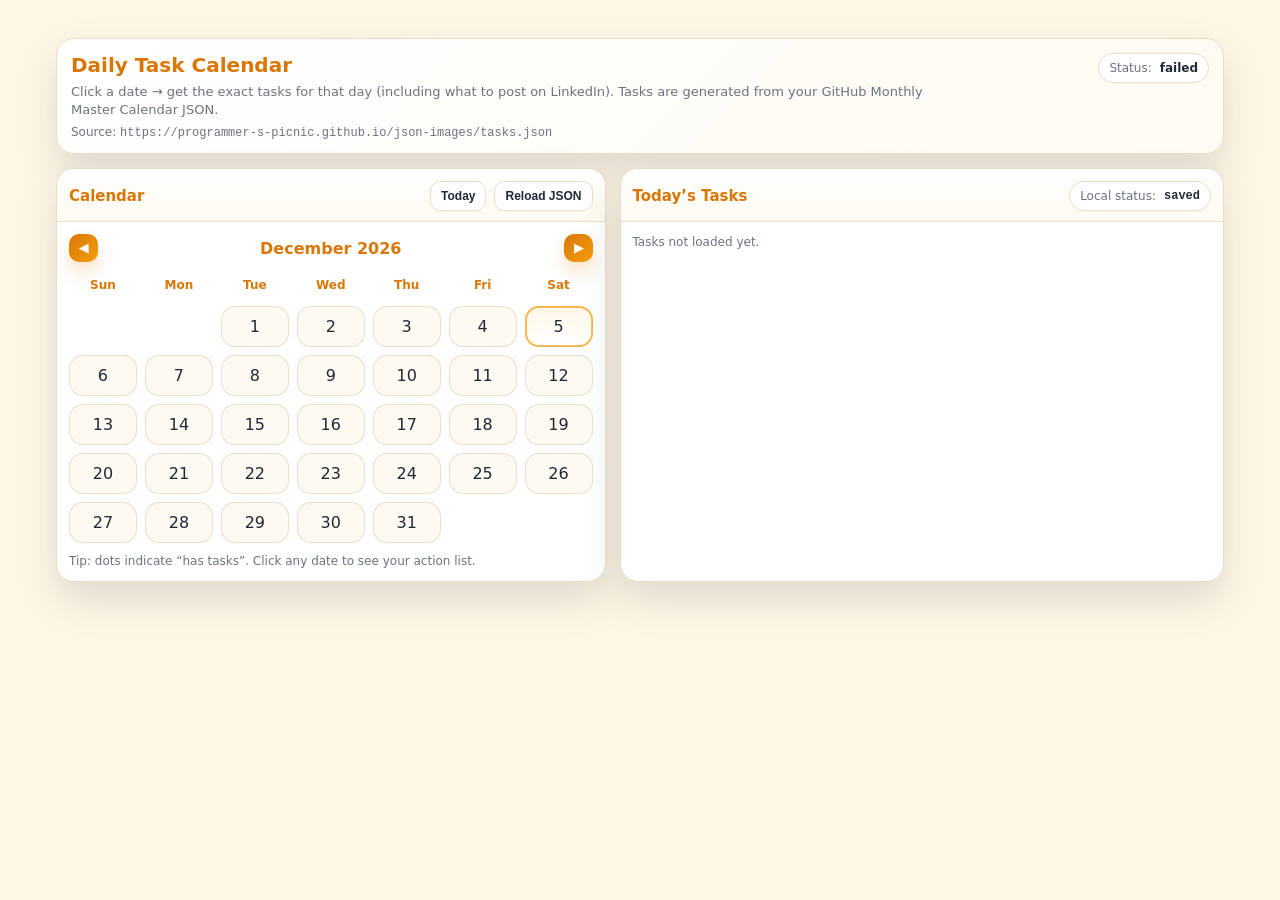
<file: index.html>
<!DOCTYPE html>
<html lang="en">
  <head>
    <meta charset="UTF-8" />
    <title>Daily Task Calendar — Tasks from GitHub JSON</title>
    <meta name="viewport" content="width=device-width,initial-scale=1" />
    <meta name="author" content="Champak Roy" />

    <style>
      :root {
        --bg: #fff7e6;
        --card: #ffffff;
        --ink: #1f2937;
        --muted: #6b7280;
        --brand: #d97706;
        --brand2: #f59e0b;
        --border: #eadcc5;
        --shadow: 0 18px 40px rgba(31, 41, 55, 0.14);
        --soft: #fffaf1;
        --ok: #166534;
        --danger: #b91c1c;
      }

      * {
        box-sizing: border-box;
      }

      body {
        margin: 0;
        font-family: system-ui, -apple-system, Segoe UI, Roboto, Arial;
        background: var(--bg);
        color: var(--ink);
      }

      .container {
        max-width: 1200px;
        margin: 22px auto;
        padding: 16px;
      }

      .hero {
        background: linear-gradient(135deg, #fff, var(--soft));
        border: 1px solid var(--border);
        border-radius: 18px;
        box-shadow: var(--shadow);
        padding: 14px 14px 12px;
        display: flex;
        align-items: flex-start;
        justify-content: space-between;
        gap: 12px;
        flex-wrap: wrap;
      }
      .hero h1 {
        margin: 0;
        color: var(--brand);
        font-size: 20px;
      }
      .hero p {
        margin: 6px 0 0;
        color: var(--muted);
        font-size: 13px;
        line-height: 1.35;
        max-width: 860px;
      }

      .badge {
        display: inline-flex;
        gap: 8px;
        align-items: center;
        padding: 7px 10px;
        border-radius: 999px;
        background: #fff;
        border: 1px solid var(--border);
        color: var(--muted);
        font-size: 12px;
        white-space: nowrap;
      }
      .badge b {
        color: var(--ink);
      }
      .mono {
        font-family: ui-monospace, SFMono-Regular, Menlo, Monaco, Consolas,
          "Liberation Mono", monospace;
      }

      .row {
        margin-top: 14px;
        display: grid;
        grid-template-columns: 1fr 1.1fr;
        gap: 14px;
      }
      @media (max-width: 1000px) {
        .row {
          grid-template-columns: 1fr;
        }
      }

      .card {
        background: var(--card);
        border: 1px solid var(--border);
        border-radius: 18px;
        box-shadow: var(--shadow);
        overflow: hidden;
      }
      .cardHead {
        padding: 12px 12px 10px;
        border-bottom: 1px solid var(--border);
        background: linear-gradient(180deg, #fff, var(--soft));
        display: flex;
        justify-content: space-between;
        align-items: center;
        gap: 10px;
        flex-wrap: wrap;
      }
      .cardHead h2 {
        margin: 0;
        color: var(--brand);
        font-size: 15px;
      }
      .pane {
        padding: 12px;
      }

      .btn {
        border: none;
        border-radius: 12px;
        padding: 9px 11px;
        cursor: pointer;
        font-weight: 800;
        font-size: 12px;
        color: #fff;
        background: linear-gradient(135deg, var(--brand), var(--brand2));
        box-shadow: 0 10px 18px rgba(217, 119, 6, 0.22);
      }
      .btn:active {
        transform: translateY(1px);
      }
      .btn.ghost {
        background: #fff;
        color: var(--ink);
        border: 1px solid var(--border);
        box-shadow: none;
      }
      .btn.ok {
        background: linear-gradient(135deg, #15803d, #16a34a);
      }
      .btn.danger {
        background: linear-gradient(135deg, #991b1b, #ef4444);
      }
      .btn.small {
        padding: 7px 10px;
        border-radius: 10px;
      }

      .calendarWrap {
        padding: 12px;
      }

      .calHead {
        display: flex;
        justify-content: space-between;
        align-items: center;
        gap: 10px;
        margin-bottom: 10px;
      }
      .calTitle {
        font-weight: 900;
        color: var(--brand);
        font-size: 16px;
      }
      .grid {
        display: grid;
        grid-template-columns: repeat(7, 1fr);
        gap: 8px;
      }
      .dow {
        text-align: center;
        font-weight: 900;
        color: var(--brand);
        font-size: 12px;
        padding: 6px 0;
      }
      .day {
        background: var(--soft);
        border: 1px solid rgba(234, 220, 197, 0.9);
        border-radius: 14px;
        padding: 10px 0;
        text-align: center;
        cursor: pointer;
        user-select: none;
        position: relative;
      }
      .day:hover {
        background: #fdecc8;
      }
      .day.today {
        outline: 2px solid rgba(217, 119, 6, 0.55);
        outline-offset: -2px;
      }
      .day.selected {
        outline: 2px solid rgba(245, 158, 11, 0.65);
        outline-offset: -2px;
        background: linear-gradient(180deg, #fff7e6, #fff);
      }
      .day .mini {
        position: absolute;
        bottom: 6px;
        left: 0;
        right: 0;
        display: flex;
        justify-content: center;
        gap: 6px;
        opacity: 0.8;
      }
      .dot {
        width: 7px;
        height: 7px;
        border-radius: 999px;
        background: rgba(217, 119, 6, 0.55);
      }

      .smallMuted {
        color: var(--muted);
        font-size: 12px;
        line-height: 1.35;
      }

      .tasksHeader {
        display: flex;
        justify-content: space-between;
        align-items: flex-start;
        gap: 10px;
        flex-wrap: wrap;
      }
      .tasksHeader h3 {
        margin: 0;
        color: var(--brand);
        font-size: 20px;
      }
      .tools {
        display: flex;
        gap: 8px;
        flex-wrap: wrap;
      }

      .taskItem {
        border: 1px solid rgba(234, 220, 197, 0.9);
        background: var(--soft);
        border-radius: 16px;
        padding: 12px;
        margin-top: 10px;
        display: flex;
        justify-content: space-between;
        align-items: flex-start;
        gap: 10px;
      }
      .taskItem.done {
        opacity: 0.7;
        text-decoration: line-through;
        border-left: 6px solid var(--ok);
      }
      .taskItem.cancelled {
        opacity: 0.55;
        border-left: 6px solid var(--danger);
      }
      .taskLeft {
        flex: 1;
      }
      .taskTitle {
        font-weight: 900;
      }
      .taskMeta {
        margin-top: 4px;
        color: var(--muted);
        font-size: 12px;
        white-space: pre-wrap;
      }
      .taskActions {
        display: flex;
        gap: 8px;
        flex-wrap: wrap;
        justify-content: flex-end;
      }
      .pill {
        display: inline-flex;
        padding: 6px 10px;
        border-radius: 999px;
        font-size: 11px;
        font-weight: 900;
        border: 1px solid var(--border);
        background: #fff;
        color: var(--muted);
      }
      .pill.done {
        color: var(--ok);
      }
      .pill.cancelled {
        color: var(--danger);
      }
      .pill.todo {
        color: var(--muted);
      }

      pre.template {
        margin: 10px 0 0;
        padding: 12px;
        border-radius: 14px;
        border: 1px solid rgba(234, 220, 197, 0.9);
        background: #111827;
        color: #e5e7eb;
        font-size: 13px;
        line-height: 1.35;
        overflow: auto;
      }

      @media print {
        .hero,
        .calendarCard {
          display: none !important;
        }
        body {
          background: #fff;
        }
        .card {
          box-shadow: none;
        }
      }
    </style>
  </head>

  <body>
    <div class="container">
      <div class="hero">
        <div>
          <h1>Daily Task Calendar</h1>
          <p>
            Click a date → get the exact tasks for that day (including what to
            post on LinkedIn). Tasks are generated from your GitHub Monthly
            Master Calendar JSON.
          </p>
          <div class="smallMuted" style="margin-top: 6px">
            Source: <span class="mono" id="srcUrl"></span>
          </div>
        </div>
        <div class="badge">Status: <b id="loadStatus">loading…</b></div>
      </div>

      <div class="row">
        <!-- Calendar -->
        <div class="card calendarCard">
          <div class="cardHead">
            <h2>Calendar</h2>
            <div style="display: flex; gap: 8px; flex-wrap: wrap">
              <button class="btn ghost small" id="btnToday">Today</button>
              <button class="btn ghost small" id="btnReload">
                Reload JSON
              </button>
            </div>
          </div>

          <div class="calendarWrap">
            <div class="calHead">
              <button class="btn small" id="prevBtn">◀</button>
              <div class="calTitle" id="calTitle"></div>
              <button class="btn small" id="nextBtn">▶</button>
            </div>

            <div class="grid" id="grid"></div>

            <div class="smallMuted" style="margin-top: 10px">
              Tip: dots indicate “has tasks”. Click any date to see your action
              list.
            </div>
          </div>
        </div>

        <!-- Tasks -->
        <div class="card">
          <div class="cardHead">
            <h2>Today’s Tasks</h2>
            <div class="badge">Local status: <b class="mono">saved</b></div>
          </div>
          <div class="pane" id="taskPane">
            <div class="smallMuted">Loading…</div>
          </div>
        </div>
      </div>
    </div>

    <script>
      (() => {
        "use strict";

        // Your GitHub JSON
        const TASKS_URL =
          "https://programmer-s-picnic.github.io/json-images/tasks.json";

        // LocalStorage keys
        const STORE_STATUS = "CR_TASK_STATUS_BY_DATE_V1"; // { "YYYY-MM-DD": { "taskKey": "done|cancelled|todo" } }

        const el = {
          srcUrl: document.getElementById("srcUrl"),
          loadStatus: document.getElementById("loadStatus"),
          calTitle: document.getElementById("calTitle"),
          grid: document.getElementById("grid"),
          taskPane: document.getElementById("taskPane"),
          prevBtn: document.getElementById("prevBtn"),
          nextBtn: document.getElementById("nextBtn"),
          btnToday: document.getElementById("btnToday"),
          btnReload: document.getElementById("btnReload"),
        };

        el.srcUrl.textContent = TASKS_URL;

        const DOW = ["Sun", "Mon", "Tue", "Wed", "Thu", "Fri", "Sat"];

        let master = null; // loaded JSON
        let currentMonth = new Date(); // calendar month view
        let selectedDate = new Date(); // active date

        // ---------- helpers ----------
        const pad2 = (n) => String(n).padStart(2, "0");
        const isoDate = (d) =>
          `${d.getFullYear()}-${pad2(d.getMonth() + 1)}-${pad2(d.getDate())}`;
        const fmtDateLong = (d) =>
          d.toLocaleDateString(undefined, {
            weekday: "short",
            year: "numeric",
            month: "short",
            day: "numeric",
          });

        function parseLines(text) {
          return (text || "")
            .split("\n")
            .map((s) => s.trim())
            .filter(Boolean);
        }

        // Map Jan dates to Week 1–4: 1–7, 8–14, 15–21, 22–end
        function weekNoForDate(d) {
          const day = d.getDate();
          if (day <= 7) return 1;
          if (day <= 14) return 2;
          if (day <= 21) return 3;
          return 4;
        }

        // index within the week block to pick a topic line (rotates)
        function dayIndexInWeekBlock(d) {
          const day = d.getDate();
          if (day <= 7) return (day - 1) % 7;
          if (day <= 14) return (day - 8) % 7;
          if (day <= 21) return (day - 15) % 7;
          return (day - 22) % 10; // last block can be longer, still rotates
        }

        function safeGetTaskByTitle(title) {
          if (!master || !Array.isArray(master.tasks)) return null;
          return (
            master.tasks.find(
              (t) =>
                (t.title || "").trim().toLowerCase() === title.toLowerCase()
            ) || null
          );
        }

        function safeGetWeek(task, weekNo) {
          if (!task || !Array.isArray(task.weeks)) return null;
          return (
            task.weeks.find((w) => w.weekNo === weekNo) ||
            task.weeks[weekNo - 1] ||
            null
          );
        }

        function loadStatus() {
          try {
            return JSON.parse(localStorage.getItem(STORE_STATUS) || "{}");
          } catch {
            return {};
          }
        }

        function saveStatus(obj) {
          localStorage.setItem(STORE_STATUS, JSON.stringify(obj));
        }

        function getTaskState(dateKey, taskKey) {
          const s = loadStatus();
          return s[dateKey] && s[dateKey][taskKey]
            ? s[dateKey][taskKey]
            : "todo";
        }

        function setTaskState(dateKey, taskKey, state) {
          const s = loadStatus();
          s[dateKey] = s[dateKey] || {};
          s[dateKey][taskKey] = state;
          saveStatus(s);
        }

        async function copyText(txt) {
          try {
            await navigator.clipboard.writeText(txt);
            alert("Copied.");
          } catch {
            alert("Copy failed. Please copy manually.");
          }
        }

        // ---------- build daily tasks from master JSON ----------
        function buildDailyPlan(d) {
          const dateKey = isoDate(d);
          const wno = weekNoForDate(d);
          const idx = dayIndexInWeekBlock(d);
          const dow = d.getDay(); // 0=Sun

          // Pull weekly topics from your JSON tasks :contentReference[oaicite:2]{index=2}
          const T_7PM = safeGetTaskByTitle("7 PM Classes");
          const T_BOOK = safeGetTaskByTitle("Book Schedule");
          const T_VIDEO = safeGetTaskByTitle("Video");
          const T_LI = safeGetTaskByTitle("LinkedIn Post");
          const T_X = safeGetTaskByTitle("Twitter / X");
          const T_FB = safeGetTaskByTitle("Facebook");
          const T_WA = safeGetTaskByTitle("WhatsApp Status");
          const T_MKT = safeGetTaskByTitle(
            "Marketing for Next Month 7 PM Classes"
          );
          const T_HH = safeGetTaskByTitle("Health Hazards");

          const W_7PM = safeGetWeek(T_7PM, wno);
          const W_BOOK = safeGetWeek(T_BOOK, wno);
          const W_VIDEO = safeGetWeek(T_VIDEO, wno);
          const W_LI = safeGetWeek(T_LI, wno);
          const W_X = safeGetWeek(T_X, wno);
          const W_FB = safeGetWeek(T_FB, wno);
          const W_WA = safeGetWeek(T_WA, wno);
          const W_MKT = safeGetWeek(T_MKT, wno);
          const W_HH = safeGetWeek(T_HH, wno);

          const liLines = parseLines(W_LI?.topics);
          const xLines = parseLines(W_X?.topics);
          const fbLines = parseLines(W_FB?.topics);
          const waLines = parseLines(W_WA?.topics);
          const mktLines = parseLines(W_MKT?.topics);
          const hhLines = parseLines(W_HH?.topics);
          const classLines = parseLines(W_7PM?.topics);
          const videoLines = parseLines(W_VIDEO?.topics);
          const bookLines = parseLines(W_BOOK?.topics);

          // Pick specific daily prompt (rotating through lines)
          const pick = (arr, fallback) =>
            arr.length ? arr[idx % arr.length] : fallback;

          const liPrompt = pick(
            liLines,
            "Post: share a short learning tip + ask a question"
          );
          const xPrompt = pick(xLines, "Tweet: 1 practical tip + 1 example");
          const fbPrompt = pick(
            fbLines,
            "Facebook: share a class highlight or useful screenshot"
          );
          const waPrompt = pick(
            waLines,
            "WhatsApp Status: today’s lesson topic + quick poll"
          );
          const mktPrompt = pick(
            mktLines,
            "Marketing: message 5 people + collect 1 testimonial"
          );
          const hhPrompt = pick(hhLines, "Health: 1 simple actionable tip");

          const classPrompt = pick(
            classLines,
            "Class: short lesson + 1 question + 1 assignment"
          );
          const videoPrompt = pick(
            videoLines,
            "Video: create 1 short tip clip"
          );
          const bookPrompt = pick(
            bookLines,
            "Book: write 1 page + add 1 example"
          );

          // Core daily tasks
          const tasks = [];

          // WhatsApp lesson (copy-paste message)
          const lessonTemplate = `Good morning 🌞

🎯 Today’s Concept
${classPrompt}

🧠 Example
(Write 2–4 lines only)

❓ Quick Question
Reply with A/B:
A) ...
B) ...

⏰ 7 PM class today — we’ll go deeper.

— Champak Roy`;

          tasks.push({
            key: "WA_LESSON",
            title: "WhatsApp lesson (short + 1 question)",
            meta: `Week ${wno}: ${classPrompt}`,
            extra: { kind: "copy", label: "Copy lesson", text: lessonTemplate },
          });

          // 7 PM class
          tasks.push({
            key: "CLASS_7PM",
            title: "7 PM class",
            meta:
              `Week ${wno}: ${classPrompt}` +
              (T_7PM?.timeSlot ? ` • Time: ${T_7PM.timeSlot}` : ""),
            link: (W_7PM?.link || "").trim(),
          });

          // Social: LinkedIn “what to post today”
          const liPostTemplate = `LinkedIn Post (Week ${wno})
Topic: ${liPrompt}

Hook (1 line): Today I noticed…
Body (3 lines): What it means + example + tip
CTA (1 line): Reply “DONE” if you will practice today.

#Python #Programming #Learning #DSA`;

          tasks.push({
            key: "LINKEDIN_POST",
            title: "LinkedIn — what to post today",
            meta: liPrompt,
            link: (W_LI?.link || "").trim(),
            extra: {
              kind: "copy",
              label: "Copy LinkedIn draft",
              text: liPostTemplate,
            },
          });

          // Twitter/X
          const xTemplate = `Tweet / X (Week ${wno})
${xPrompt}

Tip: keep it 1–2 lines + 1 example.
#Python #Coding`;
          tasks.push({
            key: "TWITTER_X",
            title: "Twitter/X — what to post today",
            meta: xPrompt,
            link: (W_X?.link || "").trim(),
            extra: { kind: "copy", label: "Copy tweet draft", text: xTemplate },
          });

          // Facebook
          const fbTemplate = `Facebook Post (Week ${wno})
${fbPrompt}

✅ Add 1 screenshot (lesson/code)
✅ Ask a question: “Which part was confusing?”`;
          tasks.push({
            key: "FACEBOOK",
            title: "Facebook — what to post today",
            meta: fbPrompt,
            link: (W_FB?.link || "").trim(),
            extra: { kind: "copy", label: "Copy FB draft", text: fbTemplate },
          });

          // WhatsApp Status (prompt)
          const waStatusTemplate = `WhatsApp Status
${waPrompt}
✅ Add: “Reply DONE after practice”`;
          tasks.push({
            key: "WA_STATUS",
            title: "WhatsApp Status",
            meta: waPrompt,
            link: (W_WA?.link || "").trim(),
            extra: {
              kind: "copy",
              label: "Copy WA status text",
              text: waStatusTemplate,
            },
          });

          // Marketing
          tasks.push({
            key: "MARKETING",
            title: "Marketing for next month (small action today)",
            meta: mktPrompt,
            link: (W_MKT?.link || "").trim(),
          });

          // Video
          tasks.push({
            key: "VIDEO",
            title: "Video (small action today)",
            meta: videoPrompt,
            link: (W_VIDEO?.link || "").trim(),
          });

          // Book (small action)
          tasks.push({
            key: "BOOK",
            title: "Book (small action today)",
            meta: bookPrompt,
            link: (W_BOOK?.link || "").trim(),
          });

          // Health hazard tip
          tasks.push({
            key: "HEALTH",
            title: "Health hazard tip (1 line)",
            meta: hhPrompt,
            link: (W_HH?.link || "").trim(),
          });

          // Sunday extras
          if (dow === 0) {
            tasks.unshift(
              {
                key: "SUN_RECAP",
                title: "Weekly recap to WhatsApp group",
                meta: "3 lines: what we learned + 1 win + tomorrow’s plan",
              },
              {
                key: "SUN_POLL",
                title: "Feedback poll",
                meta: "Ask: ‘What is blocking you?’ A) Time B) Confusion C) Fear D) Other",
              },
              {
                key: "SUN_PLAN",
                title: "Plan next week",
                meta: "Pick Week topics + choose 2 mini assignments + set 1 goal",
              }
            );
          }

          return { dateKey, wno, tasks };
        }

        // ---------- render ----------
        function renderCalendar() {
          const y = currentMonth.getFullYear();
          const m = currentMonth.getMonth();

          el.calTitle.textContent = currentMonth.toLocaleString(undefined, {
            month: "long",
            year: "numeric",
          });

          el.grid.innerHTML = "";

          // DOW headers
          for (const d of DOW) {
            const div = document.createElement("div");
            div.className = "dow";
            div.textContent = d;
            el.grid.appendChild(div);
          }

          const firstDow = new Date(y, m, 1).getDay();
          const daysInMonth = new Date(y, m + 1, 0).getDate();

          // blanks
          for (let i = 0; i < firstDow; i++) {
            const blank = document.createElement("div");
            el.grid.appendChild(blank);
          }

          const today = new Date();
          const todayKey = isoDate(today);
          const selKey = isoDate(selectedDate);

          for (let day = 1; day <= daysInMonth; day++) {
            const d = new Date(y, m, day);
            const key = isoDate(d);

            const cell = document.createElement("div");
            cell.className = "day";
            cell.textContent = String(day);

            if (key === todayKey) cell.classList.add("today");
            if (key === selKey) cell.classList.add("selected");

            // show dots (always has tasks if master loaded)
            if (master) {
              const mini = document.createElement("div");
              mini.className = "mini";
              mini.innerHTML = `<span class="dot"></span>`;
              cell.appendChild(mini);
            }

            cell.addEventListener("click", () => {
              selectedDate = d;
              renderCalendar();
              renderTasksForSelected();
            });

            el.grid.appendChild(cell);
          }
        }

        function renderTasksForSelected() {
          if (!master) {
            el.taskPane.innerHTML = `<div class="smallMuted">Tasks not loaded yet.</div>`;
            return;
          }

          const d = selectedDate;
          const plan = buildDailyPlan(d);

          const headerHtml = `
      <div class="tasksHeader">
        <div>
          <h3>${fmtDateLong(d)}</h3>
          <div class="smallMuted">Week ${
            plan.wno
          } • Click Done/Cancelled. Use Copy buttons to post fast.</div>
        </div>
        <div class="tools">
          <button class="btn ghost small" id="copyDay">Copy day plan</button>
          <button class="btn ghost small" id="printDay">Print day</button>
        </div>
      </div>
    `;

          const dateKey = plan.dateKey;

          const listHtml = plan.tasks
            .map((t) => {
              const st = getTaskState(dateKey, t.key);
              const cls =
                st === "done" ? "done" : st === "cancelled" ? "cancelled" : "";
              const pillCls =
                st === "done"
                  ? "done"
                  : st === "cancelled"
                  ? "cancelled"
                  : "todo";

              const link = (t.link || "").trim();
              const linkBtns = link
                ? `
          <button class="btn ghost small" data-open="${link}">Open</button>
          <button class="btn ghost small" data-copy="${link}">Copy link</button>
        `
                : "";

              const copyExtra =
                t.extra && t.extra.kind === "copy"
                  ? `<button class="btn ghost small" data-copytext="${encodeURIComponent(
                      t.extra.text
                    )}">${t.extra.label}</button>`
                  : "";

              return `
        <div class="taskItem ${cls}">
          <div class="taskLeft">
            <div class="taskTitle">${t.title}</div>
            <div class="taskMeta">${t.meta || ""}</div>
            <div style="margin-top:8px;display:flex;gap:8px;flex-wrap:wrap;align-items:center">
              <span class="pill ${pillCls}">${st}</span>
              ${link ? `<span class="pill">has link</span>` : ""}
            </div>
          </div>
          <div class="taskActions">
            ${copyExtra}
            ${linkBtns}
            <button class="btn ok small" data-done="${t.key}">Done</button>
            <button class="btn danger small" data-cancel="${
              t.key
            }">Cancelled</button>
            <button class="btn ghost small" data-reset="${t.key}">Reset</button>
          </div>
        </div>
      `;
            })
            .join("");

          el.taskPane.innerHTML = headerHtml + listHtml;

          // wire tools
          document
            .getElementById("printDay")
            .addEventListener("click", () => window.print());

          document.getElementById("copyDay").addEventListener("click", () => {
            const lines = plan.tasks.map((t) => {
              const st = getTaskState(dateKey, t.key);
              return `• ${t.title} — ${st}\n  ${t.meta || ""}`.trim();
            });
            const msg =
              `📅 ${fmtDateLong(d)} (Week ${plan.wno})\n\n` +
              lines.join("\n\n");
            copyText(msg);
          });

          // per task actions
          el.taskPane.querySelectorAll("[data-done]").forEach((btn) => {
            btn.addEventListener("click", () => {
              setTaskState(dateKey, btn.getAttribute("data-done"), "done");
              renderTasksForSelected();
            });
          });

          el.taskPane.querySelectorAll("[data-cancel]").forEach((btn) => {
            btn.addEventListener("click", () => {
              setTaskState(
                dateKey,
                btn.getAttribute("data-cancel"),
                "cancelled"
              );
              renderTasksForSelected();
            });
          });

          el.taskPane.querySelectorAll("[data-reset]").forEach((btn) => {
            btn.addEventListener("click", () => {
              setTaskState(dateKey, btn.getAttribute("data-reset"), "todo");
              renderTasksForSelected();
            });
          });

          el.taskPane.querySelectorAll("[data-open]").forEach((btn) => {
            btn.addEventListener("click", () => {
              const u = btn.getAttribute("data-open");
              window.open(u, "_blank", "noopener,noreferrer");
            });
          });

          el.taskPane.querySelectorAll("[data-copy]").forEach((btn) => {
            btn.addEventListener("click", () =>
              copyText(btn.getAttribute("data-copy"))
            );
          });

          el.taskPane.querySelectorAll("[data-copytext]").forEach((btn) => {
            btn.addEventListener("click", () => {
              const txt = decodeURIComponent(btn.getAttribute("data-copytext"));
              copyText(txt);
            });
          });
        }

        // ---------- load JSON ----------
        async function loadMaster() {
          el.loadStatus.textContent = "loading…";
          try {
            const res = await fetch(TASKS_URL, { cache: "no-store" });
            if (!res.ok) throw new Error(`HTTP ${res.status}`);
            master = await res.json();
            if (!master || !Array.isArray(master.tasks))
              throw new Error("Invalid JSON");
            el.loadStatus.textContent = "loaded";
          } catch (err) {
            console.error(err);
            master = null;
            el.loadStatus.textContent = "failed";
          }
        }

        // ---------- events ----------
        el.prevBtn.addEventListener("click", () => {
          currentMonth.setMonth(currentMonth.getMonth() - 1);
          renderCalendar();
        });
        el.nextBtn.addEventListener("click", () => {
          currentMonth.setMonth(currentMonth.getMonth() + 1);
          renderCalendar();
        });

        el.btnToday.addEventListener("click", () => {
          selectedDate = new Date();
          currentMonth = new Date(
            selectedDate.getFullYear(),
            selectedDate.getMonth(),
            1
          );
          renderCalendar();
          renderTasksForSelected();
        });

        el.btnReload.addEventListener("click", async () => {
          await loadMaster();
          renderCalendar();
          renderTasksForSelected();
        });

        // ---------- init ----------
        (async () => {
          // select today on load
          selectedDate = new Date();
          currentMonth = new Date(
            selectedDate.getFullYear(),
            selectedDate.getMonth(),
            1
          );

          await loadMaster();
          renderCalendar();
          renderTasksForSelected();
        })();
      })();
    </script>
  </body>
</html>
</file>
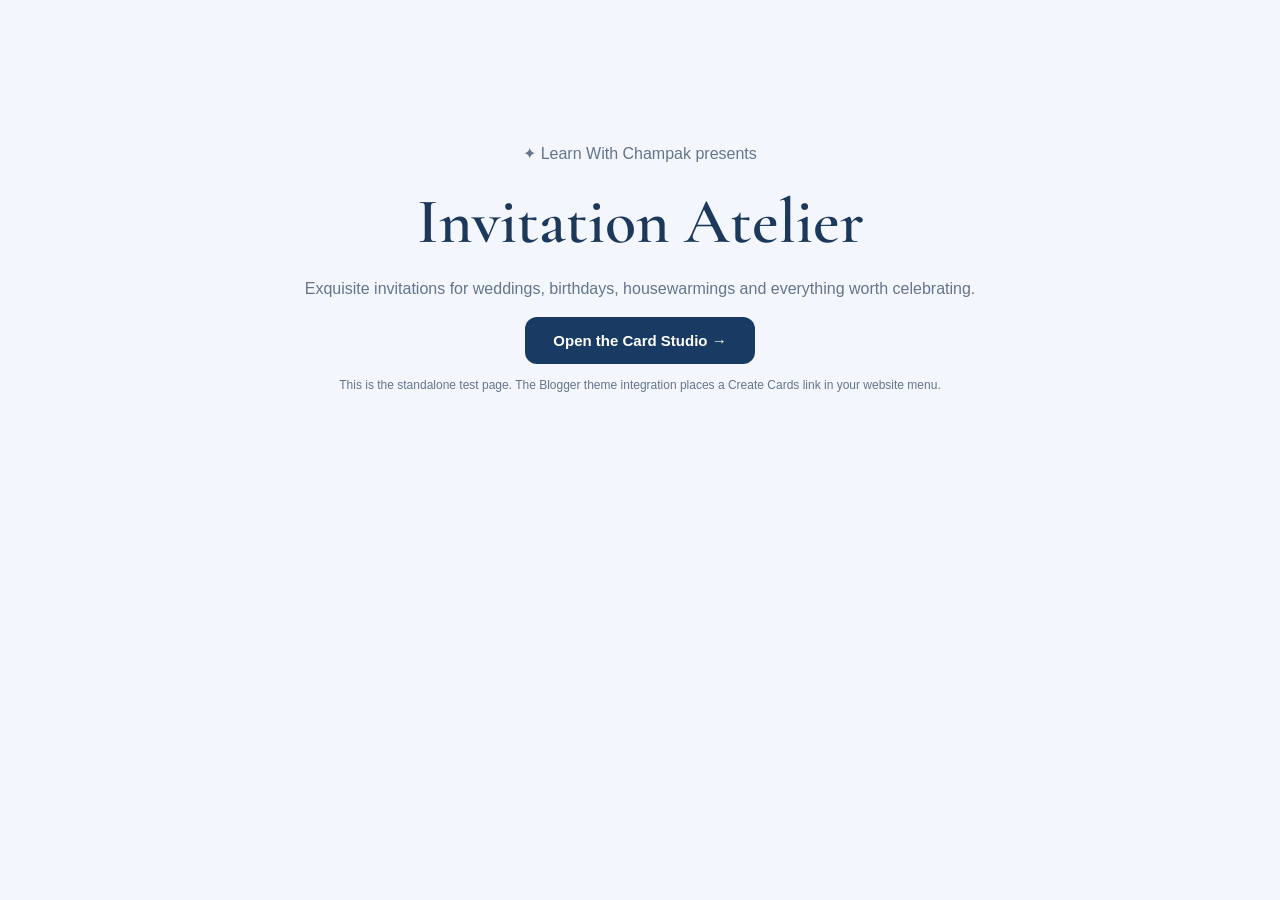
<file: cards/index.html>
<!DOCTYPE html>
<html lang="en"><head><meta charset="utf-8"><meta name="viewport" content="width=device-width,initial-scale=1"><meta name="theme-color" content="#183a63"><title>Invitation Atelier · Learn With Champak</title><meta name="description" content="Create beautiful free invitations for weddings, birthdays and celebrations with venue, timings, Google Maps and WhatsApp RSVP."><style>@import url('https://fonts.googleapis.com/css2?family=Cormorant+Garamond:wght@400;500;600;700&family=DM+Sans:wght@400;500;600;700;800&family=Great+Vibes&display=swap');
#lwc-card-studio{font-family:'DM Sans',Arial,sans-serif;color:#1c2b3c;line-height:1.5;text-align:left}
#lwc-card-studio[hidden],#cs-guest-view[hidden],#cs-editor-view[hidden]{display:none!important}
body.cs-modal-open{overflow:hidden!important}
.cs-app{position:fixed;inset:0;z-index:2147483000;overflow:auto;background:linear-gradient(140deg,#f5f9fd,#f7f3ed 62%,#f5f8ff);font-size:14px}
.cs-app *{box-sizing:border-box}
.cs-app button,.cs-app input,.cs-app textarea,.cs-app select{font-family:'DM Sans',Arial,sans-serif}
.cs-app button{cursor:pointer}
.cs-shell{min-height:100vh;min-height:100dvh;max-width:1560px;margin:0 auto}
.cs-topbar{min-height:82px;display:flex;align-items:center;justify-content:space-between;padding:13px clamp(17px,3vw,46px);gap:16px;background:#fff;border-bottom:1px solid #e4e9ed;position:sticky;top:0;z-index:20;box-shadow:0 8px 25px rgba(26,45,70,.04)}
.cs-brand{display:flex;align-items:center;gap:13px;line-height:1.1}.cs-brandmark{display:grid;place-items:center;flex-shrink:0;width:46px;height:46px;border-radius:15px;background:linear-gradient(145deg,#153760,#516bb0);font:30px/1 Georgia,serif;color:#fff;box-shadow:0 6px 15px #253a6c20}.cs-brand strong{display:block;font:700 27px/1.1 'Cormorant Garamond',Georgia,serif;letter-spacing:-.035em;color:#1a2b3f}.cs-brand small{display:block;margin-top:5px;color:#82909d;font-size:10px;font-weight:700;letter-spacing:.07em;text-transform:uppercase}.cs-head-actions{display:flex;gap:8px;align-items:center}.cs-app .cs-close{border:1px solid #e1e6ef;background:#f7f9fc;color:#465365;min-width:40px;height:40px;border-radius:12px;font-weight:800}
.cs-app .cs-primary,.cs-app .cs-soft,.cs-app .cs-whatsapp{border-radius:11px;padding:11px 17px;min-height:42px;font-size:12px;font-weight:800;letter-spacing:.005em;transition:transform .15s ease,box-shadow .15s ease,background .15s ease}
.cs-app .cs-primary{border:1px solid #244771;background:#183a63;color:#fff;box-shadow:0 6px 13px #1b406129}.cs-app .cs-soft{border:1px solid #dce4eb;background:#fff;color:#34465c}.cs-app .cs-whatsapp{border:1px solid #208d65;background:#13865d;color:white}.cs-app .cs-primary:hover,.cs-app .cs-soft:hover,.cs-app .cs-whatsapp:hover,.cs-app .cs-add:hover{transform:translateY(-2px)}.cs-app button:focus-visible,.cs-app input:focus-visible,.cs-app select:focus-visible,.cs-app textarea:focus-visible{outline:3px solid #d4a55d;outline-offset:2px}
.cs-intro{max-width:1390px;margin:auto;padding:32px 25px 26px;display:flex;justify-content:space-between;gap:20px;align-items:center}.cs-eyebrow{font-size:10px;font-weight:800;letter-spacing:.19em;color:#97743a}.cs-intro h1{font:600 clamp(36px,4.2vw,57px)/1 'Cormorant Garamond',Georgia,serif;letter-spacing:-.03em;color:#1e3046;margin:7px 0!important}.cs-intro h1 em{font-weight:400;color:#a5774e}.cs-intro p{font-size:13px;color:#728091;margin:7px 0 0;max-width:630px;line-height:1.7}.cs-intro-note{white-space:nowrap;color:#a17b4a;font:italic 23px 'Cormorant Garamond',Georgia,serif}.cs-intro-note span{font:30px Georgia,serif;padding-right:10px}
.cs-workspace{display:grid;grid-template-columns:minmax(0,550px) minmax(0,1fr);gap:24px;max-width:1390px;margin:0 auto;padding:0 25px 38px;align-items:start}.cs-editor{border:1px solid #e2e8ed;border-radius:21px;background:#fff;box-shadow:0 14px 45px #2638500b;overflow:hidden}.cs-section-head{min-height:63px;background:#f8f9fb;display:flex;justify-content:space-between;gap:12px;align-items:center;padding:14px 25px;border-top:1px solid #e8edf2}.cs-section-head:first-child{border-top:0}.cs-section-head strong{font-size:12px;font-weight:800;color:#b18c54;white-space:nowrap}.cs-section-head strong span{color:#273a4d;margin-left:8px;font-size:14px}.cs-section-head>span{color:#9aa6af;font-size:10px;letter-spacing:.025em;font-weight:700;white-space:nowrap}.cs-form-block{padding:19px 25px 25px}.cs-label{display:block;margin:14px 0 6px;color:#455469!important;font-weight:800!important;font-size:11px!important;letter-spacing:.01em}.cs-label:first-child{margin-top:0}.cs-muted{font-weight:400;color:#99a4ae}.cs-app .cs-control{display:block;width:100%;margin:0;padding:11px 12px;background:#fcfdfe!important;color:#25384c!important;border:1px solid #dce4ea!important;border-radius:9px!important;font:500 13px/1.4 'DM Sans',Arial,sans-serif!important;box-shadow:none;min-height:42px}.cs-app textarea.cs-control{resize:vertical;min-height:65px}.cs-grid-2{display:grid;grid-template-columns:1fr 1fr;gap:13px}.cs-hint{font-size:12px;color:#8996a4;line-height:1.7;margin:0 0 10px}.cs-events{display:grid;gap:10px}.cs-event-row{padding:13px;border:1px solid #e3e8ed;border-radius:13px;background:linear-gradient(120deg,#fcfdfd,#f9fbfd)}.cs-event-top{display:flex;justify-content:space-between;align-items:center;gap:8px;margin-bottom:9px}.cs-event-top strong{font-size:12px;color:#364b61}.cs-event-top button{border:0;background:#fceeee;color:#ae5f60;border-radius:7px;padding:5px 8px;font-weight:800;font-size:10px}.cs-event-fields{display:grid;grid-template-columns:1.15fr 1fr .9fr;gap:8px}.cs-event-fields label{display:block;font-size:10px;font-weight:800;color:#7d8b9a;margin-bottom:5px}.cs-event-fields .cs-control{font-size:11px!important;min-height:39px;padding:8px 9px}.cs-event-location{margin-top:9px}.cs-app .cs-add{display:block;width:100%;border:1px dashed #bfcca9;border-radius:10px;background:#f6f9f1;color:#607644;padding:12px;margin-top:11px;font-size:12px;font-weight:800}.cs-themes{display:grid;grid-template-columns:repeat(3,minmax(0,1fr));gap:10px}.cs-app .cs-theme{border:1px solid #dce4ea;background:#fff;border-radius:12px;padding:8px;text-align:left}.cs-theme.selected{border-color:#aa874a!important;box-shadow:0 0 0 2px #dcc9a5}.cs-theme-swatch{display:block;height:57px;position:relative;border-radius:7px;border:1px solid #00000012;overflow:hidden}.cs-theme-swatch:before{content:'✦';display:grid;place-items:center;font:22px Georgia,serif;position:absolute;inset:8px;border:1px solid var(--cs-accent);color:var(--cs-accent)}.cs-theme-name{display:block;margin:7px 2px 2px;color:#374b60;font-size:10px;font-weight:800}.cs-editor-bottom{margin-top:18px;display:flex;gap:6px;flex-wrap:wrap}.cs-editor-bottom .cs-soft{font-size:10px;padding:8px 11px;min-height:35px}
.cs-preview-side{position:sticky;top:99px;align-self:start;display:flex;flex-direction:column;align-items:center}.cs-preview-strap{width:100%;max-width:462px;display:flex;align-items:center;gap:7px;font-size:10px;font-weight:900;color:#425873;letter-spacing:.09em;margin-bottom:12px}.cs-preview-strap span:last-child{margin-left:auto;color:#9ca8b3;letter-spacing:0;font-size:10px;font-weight:600}.cs-live-dot{width:7px;height:7px;border-radius:50%;background:#4abb89;box-shadow:0 0 0 4px #e0f5ed}.cs-canvas-frame{width:min(100%,450px);max-width:100%;margin:0 auto;border-radius:4px;padding:9px;background:#fff;box-shadow:0 20px 55px #283f5e29,0 1px 0 #dfe3e5}.cs-canvas-frame canvas{display:block;width:100%;height:auto;aspect-ratio:720/980;background:#fff}.cs-preview-actions{display:flex;width:100%;max-width:462px;margin:21px 0 13px;gap:9px}.cs-preview-actions button{flex:1}.cs-sharing{width:min(100%,462px);padding:19px 20px 16px;border:1px solid #e4e8ec;background:#fff;border-radius:16px;box-shadow:0 10px 27px #283f5e10}.cs-sharing h3{font:700 25px/1.1 'Cormorant Garamond',Georgia,serif;margin:0 0 7px;color:#24394e}.cs-sharing p{font-size:12px;color:#778493;line-height:1.65;margin:0 0 13px}.cs-share-actions{display:grid;grid-template-columns:1fr 1fr;gap:8px}.cs-share-actions button:first-child{grid-column:1/-1}.cs-app .cs-status{min-height:20px;margin:12px 0 0;font-size:12px;color:#357650;font-weight:700}.cs-app .cs-smallprint{font-size:10px;line-height:1.55;color:#a4acb4;margin:7px 0 0}.cs-footer{padding:20px 20px 25px;text-align:center;color:#8693a2;font-size:11px;border-top:1px solid #e5e9ed}.cs-footer strong{color:#465e7b}.cs-footer span{margin:0 8px}
.cs-guest{max-width:1080px;margin:auto;padding:28px 20px 60px}.cs-guest-heading{text-align:center;padding:25px 0 30px}.cs-guest-heading h2{font:600 clamp(40px,5vw,64px)/1.1 'Cormorant Garamond',Georgia,serif;color:#1d3855;margin:9px 0!important}.cs-guest-heading p{margin:0;color:#758497}.cs-guest-grid{display:grid;grid-template-columns:minmax(0,420px) 1fr;gap:40px;align-items:start}.cs-guest .cs-canvas-frame{max-width:420px}.cs-guest-details{background:#fff;border:1px solid #e1e7ef;border-radius:20px;padding:27px;box-shadow:0 10px 30px #1b3a5b0c}.cs-guest-details h3{font:600 32px 'Cormorant Garamond',Georgia,serif;color:#1b3654;margin:0 0 19px}.cs-guest-event{padding:16px 0;border-bottom:1px solid #e8edf2}.cs-guest-event:first-child{padding-top:0}.cs-guest-event b{display:block;color:#213b54;font-size:15px}.cs-guest-event time{display:block;color:#967540;font-size:12px;margin:5px 0;font-weight:800}.cs-guest-event address{font-style:normal;color:#7a8996;font-size:12px;line-height:1.55}.cs-guest-event a{display:inline-block;margin-top:9px;color:#23639b;font-weight:800;font-size:12px}.cs-guest-buttons{display:grid;grid-template-columns:1fr 1fr;gap:9px;margin-top:24px}.cs-viral{display:flex;align-items:center;gap:13px;border-radius:13px;background:#f7f5ec;border:1px solid #e8dec4;padding:13px;margin-top:22px}.cs-viral>span{font-size:31px;color:#be9552}.cs-viral div{min-width:0;flex:1}.cs-viral strong{color:#455263;font-size:12px}.cs-viral p{margin:2px 0 0;color:#80909d;font-size:10px}.cs-app .cs-viral button{border:0;background:#23476f;color:#fff;border-radius:9px;padding:10px;font-weight:800;font-size:10px}
@media(max-width:1050px){.cs-workspace{grid-template-columns:minmax(0,480px) minmax(0,1fr);gap:18px;padding:0 16px 30px}.cs-intro{padding:25px 16px}.cs-form-block{padding:17px 17px 20px}.cs-section-head{padding:14px 17px}}
@media(max-width:790px){.cs-workspace{display:flex;flex-direction:column}.cs-editor{width:100%;order:1}.cs-preview-side{position:static;width:100%;order:2}.cs-canvas-frame{max-width:450px}.cs-intro-note{display:none}.cs-guest-grid{grid-template-columns:1fr;gap:26px}.cs-guest-details{max-width:650px;width:100%;margin:auto}}
@media(max-width:540px){.cs-topbar{padding:9px 12px;min-height:66px}.cs-brandmark{width:35px;height:35px;font-size:24px;border-radius:10px}.cs-brand{gap:8px}.cs-brand strong{font-size:22px}.cs-brand small{font-size:8px;max-width:190px}.cs-head-actions{gap:5px}.cs-head-actions #cs-save{display:none}.cs-head-actions .cs-primary{font-size:10px;min-height:36px;padding:8px 9px}.cs-app .cs-close{min-width:33px;height:36px}.cs-intro{padding:22px 12px 18px}.cs-intro h1{font-size:39px}.cs-intro p{font-size:12px}.cs-workspace{padding:0 8px 25px}.cs-grid-2{grid-template-columns:1fr;gap:0}.cs-event-fields{grid-template-columns:1fr 1fr}.cs-event-fields>div:first-child{grid-column:1/-1}.cs-themes{grid-template-columns:repeat(3,1fr);gap:6px}.cs-section-head>span{font-size:9px}.cs-section-head strong span{font-size:12px}.cs-section-head{padding:12px}.cs-form-block{padding:14px 12px 20px}.cs-preview-actions{flex-direction:column}.cs-guest{padding:15px 10px 35px}.cs-guest-details{padding:18px}.cs-guest-buttons{grid-template-columns:1fr}.cs-viral{flex-wrap:wrap}.cs-viral button{width:100%}.cs-sharing{padding:17px 13px}.cs-share-actions{grid-template-columns:1fr}}
@media print{body>*:not(#lwc-card-studio){display:none!important}#lwc-card-studio{position:static;overflow:visible;background:#fff}#lwc-card-studio .cs-topbar,#lwc-card-studio .cs-intro,#lwc-card-studio .cs-editor,#lwc-card-studio .cs-preview-strap,#lwc-card-studio .cs-preview-actions,#lwc-card-studio .cs-sharing,#lwc-card-studio .cs-guest-heading,#lwc-card-studio .cs-guest-details,#lwc-card-studio .cs-footer{display:none!important}.cs-workspace,.cs-guest-grid{display:block!important;padding:0!important;margin:0!important}.cs-preview-side{display:block!important;position:static!important}.cs-canvas-frame{padding:0!important;box-shadow:none!important;border:0!important;max-width:100%!important;width:100%!important}.cs-canvas-frame canvas{width:100%!important;max-height:96vh!important;object-fit:contain}.cs-guest{padding:0!important}@page{size:A4 portrait;margin:8mm}}

#lwc-card-studio.cs-guest-mode .cs-intro,#lwc-card-studio.cs-guest-mode #cs-save{display:none!important}#lwc-card-studio.cs-guest-mode .cs-guest{padding-top:12px}

body{margin:0;font-family:Arial,sans-serif;background:#f3f7fd}.cs-landing{max-width:780px;margin:10vh auto;text-align:center;padding:35px}.cs-landing h1{font:600 64px 'Cormorant Garamond',Georgia,serif;color:#1c395c;margin:12px 0}.cs-landing p{color:#64748b;line-height:1.6}.cs-landing button{font:700 15px Arial,sans-serif;border:0;background:#183a63;color:#fff;border-radius:12px;padding:15px 28px;cursor:pointer}</style></head><body><main class="cs-landing"><p>✦ Learn With Champak presents</p><h1>Invitation Atelier</h1><p>Exquisite invitations for weddings, birthdays, housewarmings and everything worth celebrating.</p><button data-open-card-studio type="button">Open the Card Studio →</button><p style="font-size:12px">This is the standalone test page. The Blogger theme integration places a Create Cards link in your website menu.</p></main><!-- Learn With Champak Invitation Studio v1.0 | opens from menu and share links -->
<div id="lwc-card-studio" class="cs-app" hidden="hidden">
  <div class="cs-shell" role="dialog" aria-modal="true" aria-label="Invitation card studio">
    <header class="cs-topbar">
      <div class="cs-brand"><span class="cs-brandmark">✦</span><div><strong>Invitation Atelier</strong><small>by Learn With Champak · Make moments memorable</small></div></div>
      <div class="cs-head-actions"><button type="button" class="cs-soft" id="cs-save">Save draft</button><button type="button" class="cs-primary" id="cs-head-share">Share invitation</button><button type="button" class="cs-close" id="cs-close" aria-label="Close studio">✕</button></div>
    </header>
    <div style="max-width:1390px;margin:16px auto 0;padding:0 25px"><a href="./simple.html" style="display:flex;align-items:center;justify-content:space-between;flex-wrap:wrap;gap:12px;padding:15px 22px;background:linear-gradient(105deg,#e6f1ff,#fff3df);border:1px solid #d4dfec;border-radius:13px;color:#183a63;text-decoration:none;font:800 15px Arial,sans-serif;box-shadow:0 7px 22px #25385011"><span>✦ NEW: Make a beautiful simple greeting card — no location or timings</span><span style="color:#865c24">Create simple card →</span></a></div>
    <div class="cs-intro"><div><span class="cs-eyebrow">THE CELEBRATION COLLECTION</span><h1>Create something <em>beautiful.</em></h1><p>Elegant invitations for weddings, engagements, birthdays, housewarmings, poojas and every cherished gathering.</p></div><div class="cs-intro-note"><span>✧</span> One card. Every moment. Every detail.</div></div>
    <div id="cs-editor-view" class="cs-workspace">
      <div class="cs-editor">
        <div class="cs-section-head"><strong>01 <span>The occasion</span></strong><span>Start here</span></div>
        <div class="cs-form-block"><label class="cs-label" for="cs-kind">Choose your celebration</label><select id="cs-kind" class="cs-control"><option value="wedding">Wedding</option><option value="engagement">Engagement</option><option value="reception">Wedding reception</option><option value="birthday">Birthday</option><option value="anniversary">Anniversary</option><option value="housewarming">Housewarming / Griha Pravesh</option><option value="pooja">Pooja / Religious function</option><option value="baby">Baby shower / Naming ceremony</option><option value="corporate">Corporate / Social event</option><option value="other">Other special occasion</option></select>
        <div class="cs-grid-2"><div><label class="cs-label" for="cs-names">Names / Guest of honour</label><input class="cs-control" id="cs-names" maxlength="100" placeholder="Aarav &amp; Meera" /></div><div><label class="cs-label" for="cs-event-title">Event title</label><input class="cs-control" id="cs-event-title" maxlength="65" placeholder="Wedding celebration" /></div></div>
        <label class="cs-label" for="cs-host">Hosted by</label><input class="cs-control" id="cs-host" maxlength="95" placeholder="The Sharma &amp; Verma families" />
        <label class="cs-label" for="cs-message">Personal message</label><textarea class="cs-control cs-message" id="cs-message" maxlength="230" rows="3" placeholder="Together with our families, we request the honour of your presence..."></textarea></div>
        <div class="cs-section-head"><strong>02 <span>Venue &amp; responses</span></strong><span>Make it easy to attend</span></div>
        <div class="cs-form-block"><label class="cs-label" for="cs-venue">Venue name</label><input class="cs-control" id="cs-venue" maxlength="110" placeholder="The Grand Palace" />
        <label class="cs-label" for="cs-address">Full location / postal address</label><textarea class="cs-control" id="cs-address" maxlength="230" rows="2" placeholder="Road, landmark, city, state, PIN"></textarea>
        <label class="cs-label" for="cs-map">Google Maps link <span class="cs-muted">(optional)</span></label><input class="cs-control" id="cs-map" type="url" maxlength="700" placeholder="https://maps.app.goo.gl/..." />
        <div class="cs-grid-2"><div><label class="cs-label" for="cs-rsvp">RSVP WhatsApp number</label><input class="cs-control" id="cs-rsvp" type="tel" maxlength="20" placeholder="+91 98765 43210" /></div><div><label class="cs-label" for="cs-tz">Event time zone</label><select class="cs-control" id="cs-tz"><option value="Asia/Kolkata">India · IST</option><option value="Asia/Dubai">Dubai · GST</option><option value="Europe/London">London</option><option value="America/New_York">New York</option><option value="UTC">UTC</option></select></div></div></div>
        <div class="cs-section-head"><strong>03 <span>Programme &amp; timings</span></strong><span>Up to 8 functions</span></div>
        <div class="cs-form-block"><p class="cs-hint">Add Haldi, Mehendi, Sangeet, ceremony, reception or any event. Each function has its own date, time and optional venue.</p><div id="cs-events" class="cs-events"></div><button type="button" class="cs-add" id="cs-add-event">＋ Add another function</button></div>
        <div class="cs-section-head"><strong>04 <span>Finishing touches</span></strong><span>Make it yours</span></div>
        <div class="cs-form-block"><label class="cs-label">Choose a signature look</label><div id="cs-themes" class="cs-themes"></div><div class="cs-editor-bottom"><button type="button" class="cs-soft" id="cs-reset">New invitation</button><button type="button" class="cs-soft" id="cs-download-data">Export editable draft</button><button type="button" class="cs-soft" id="cs-import-trigger">Import draft</button><input id="cs-import-file" type="file" accept="application/json,.json" hidden="hidden" /></div></div>
      </div>
      <aside class="cs-preview-side"><div class="cs-preview-strap"><span class="cs-live-dot"></span> LIVE PREVIEW <span>Changes appear instantly</span></div><div class="cs-canvas-frame"><canvas id="cs-canvas" width="720" height="980" aria-label="Live invitation card preview" role="img"></canvas></div><div class="cs-preview-actions"><button type="button" class="cs-primary" id="cs-download">↓ Download HD PNG</button><button type="button" class="cs-soft" id="cs-print">Print / Save PDF</button></div><div class="cs-sharing"><h3>Share your celebration</h3><p>Send an interactive invitation with the event schedule, address, map directions and RSVP contact.</p><div class="cs-share-actions"><button id="cs-whatsapp" type="button" class="cs-whatsapp">WhatsApp</button><button id="cs-copy-link" type="button" class="cs-soft">Copy invitation link</button><button id="cs-calendar" type="button" class="cs-soft">Download calendar (.ics)</button></div><p id="cs-editor-status" class="cs-status" role="status" aria-live="polite"></p><p class="cs-smallprint">Your draft stays in this browser unless you share or export it. No account is required.</p></div></aside>
    </div>
    <div id="cs-guest-view" class="cs-guest" hidden="hidden"><div class="cs-guest-heading"><span class="cs-eyebrow">YOU'RE CORDIALLY INVITED</span><h2 id="cs-guest-heading">A celebration awaits</h2><p>We would love to celebrate with you.</p></div><div class="cs-guest-grid"><div class="cs-canvas-frame"><canvas id="cs-guest-canvas" width="720" height="980" aria-label="Your invitation" role="img"></canvas></div><div class="cs-guest-details"><h3>Order of celebrations</h3><div id="cs-guest-events"></div><div class="cs-guest-buttons"><button type="button" class="cs-primary" id="cs-guest-share">Share invitation</button><button type="button" class="cs-whatsapp" id="cs-guest-rsvp">RSVP on WhatsApp</button><button type="button" class="cs-soft" id="cs-guest-cal">Add to calendar</button><button type="button" class="cs-soft" id="cs-guest-download">Download card image</button></div><div class="cs-viral"><span>✦</span><div><strong>Love this invitation?</strong><p>Create and share your own beautiful card—free, right here.</p></div><button type="button" id="cs-create-own">Create your card</button></div></div></div></div>
    <footer class="cs-footer">Made with ♡ by <strong>Learn With Champak</strong> <span>·</span> Celebrations deserve beautiful memories</footer>
  </div>
</div>
<script>/* Learn With Champak · Invitation Atelier v1.0 · browser-only invitation cards */
(function(){
'use strict';
var root=document.getElementById('lwc-card-studio');if(!root||root.dataset.ready==='yes')return;root.dataset.ready='yes';
var by=function(id){return document.getElementById(id);};
var themes=[
{id:'ivory',name:'Royal Ivory',bg:'#fbf7ec',ink:'#3b3533',accent:'#aa8352',soft:'#ddc59c'},
{id:'midnight',name:'Midnight Gold',bg:'#16283f',ink:'#f7e9d4',accent:'#dfbd78',soft:'#a68c68'},
{id:'rose',name:'Rose Garden',bg:'#fff3f3',ink:'#603c4e',accent:'#b66e83',soft:'#eab4b8'},
{id:'marigold',name:'Marigold',bg:'#fff6e8',ink:'#663f27',accent:'#c47622',soft:'#ebae50'},
{id:'blue',name:'Blue Porcelain',bg:'#edf6fa',ink:'#26465d',accent:'#4484ab',soft:'#97baca'},
{id:'modern',name:'Modern Pearl',bg:'#fcfcfa',ink:'#253342',accent:'#5e7c85',soft:'#cbd2ce'}
];
var presets={wedding:['Wedding Celebration','Aarav & Meera','Wedding Ceremony'],engagement:['Ring Ceremony','Aarav & Meera','Engagement'],reception:['Wedding Reception','Aarav & Meera','Reception'],birthday:['Birthday Celebration','Aarav','Birthday Party'],anniversary:['Anniversary Celebration','Aarav & Meera','Anniversary'],housewarming:['Griha Pravesh','The Sharma Family','Housewarming'],pooja:['Pooja Invitation','The Sharma Family','Pooja'],baby:['A Little Blessing','Our Little One','Naming Ceremony'],corporate:['You Are Invited','Our Team','Celebration'],other:['Special Celebration','Your Name','Celebration']};
function example(){return {kind:'wedding',names:'Aarav & Meera',eventTitle:'Wedding Celebration',host:'The Sharma & Verma families',message:'With love in our hearts, we invite you to join us as we begin our forever.',venue:'The Grand Palace',address:'Sigra, Varanasi, Uttar Pradesh, India',map:'',rsvp:'',tz:'Asia/Kolkata',theme:'ivory',events:[{title:'Wedding Ceremony',date:'2027-02-21',time:'18:30',venue:'',address:''},{title:'Reception',date:'2027-02-22',time:'19:00',venue:'',address:''}]};}
function limit(v,n){return String(v==null?'':v).slice(0,n);}
function cleanEvent(e){e=e&&typeof e==='object'?e:{};return {title:limit(e.title,70),date:/^\d{4}-\d{2}-\d{2}$/.test(e.date||'')?e.date:'',time:/^([01]\d|2[0-3]):[0-5]\d$/.test(e.time||'')?e.time:'',venue:limit(e.venue,110),address:limit(e.address,230)};}
function cleanData(d){var e=example();d=d&&typeof d==='object'?d:{};var fields={kind:25,names:100,eventTitle:65,host:95,message:230,venue:110,address:230,map:700,rsvp:20,tz:40,theme:25};Object.keys(fields).forEach(function(k){if(d[k]!=null)e[k]=limit(d[k],fields[k]);});if(!presets[e.kind])e.kind='other';if(!themes.some(function(t){return t.id===e.theme;}))e.theme='ivory';if(!['Asia/Kolkata','Asia/Dubai','Europe/London','America/New_York','UTC'].includes(e.tz))e.tz='Asia/Kolkata';if(Array.isArray(d.events))e.events=d.events.slice(0,8).map(cleanEvent);return e;}
var data=example(),guestData=null,currentIsGuest=false;
var fieldMap={kind:'cs-kind',names:'cs-names',eventTitle:'cs-event-title',host:'cs-host',message:'cs-message',venue:'cs-venue',address:'cs-address',map:'cs-map',rsvp:'cs-rsvp',tz:'cs-tz'};
function status(msg){by('cs-editor-status').textContent=msg||'';}
function setFields(){Object.keys(fieldMap).forEach(function(k){by(fieldMap[k]).value=data[k]||'';});buildEvents();buildThemes();draw();}
function buildEvents(){var holder=by('cs-events');holder.textContent='';data.events.forEach(function(e,i){
var row=document.createElement('div');row.className='cs-event-row';row.dataset.index=String(i);
row.innerHTML='<div class="cs-event-top"><strong>Function '+(i+1)+'</strong><button type="button" class="cs-remove-event" aria-label="Remove function '+(i+1)+'">Remove</button></div><div class="cs-event-fields"><div><label>Function name</label><input class="cs-control" data-key="title" maxlength="70" aria-label="Function '+(i+1)+' name" /></div><div><label>Date</label><input type="date" class="cs-control" data-key="date" aria-label="Function '+(i+1)+' date" /></div><div><label>Start time</label><input type="time" class="cs-control" data-key="time" aria-label="Function '+(i+1)+' time" /></div></div><div class="cs-event-location"><label class="cs-label">Different venue for this function? (optional)</label><input class="cs-control" data-key="venue" maxlength="110" aria-label="Function '+(i+1)+' alternative venue" placeholder="Venue name — leave blank to use main venue" /><input class="cs-control" data-key="address" maxlength="230" aria-label="Function '+(i+1)+' alternative address" placeholder="Alternative full address (optional)" style="margin-top:7px" /></div>';
Object.keys(e).forEach(function(k){var field=row.querySelector('[data-key="'+k+'"]');if(field)field.value=e[k]||'';});holder.appendChild(row);
});by('cs-add-event').disabled=data.events.length>=8;by('cs-add-event').textContent=data.events.length>=8?'Maximum 8 functions':'＋ Add another function';}
function buildThemes(){var holder=by('cs-themes');holder.textContent='';themes.forEach(function(t){var b=document.createElement('button');b.type='button';b.className='cs-theme'+(data.theme===t.id?' selected':'');b.dataset.theme=t.id;b.setAttribute('aria-pressed',data.theme===t.id?'true':'false');var sw=document.createElement('span');sw.className='cs-theme-swatch';sw.style.background=t.bg;sw.style.setProperty('--cs-accent',t.accent);var title=document.createElement('span');title.className='cs-theme-name';title.textContent=t.name;b.append(sw,title);holder.appendChild(b);});}
function titlecase(s){return limit(s,110).trim();}
function readableDate(s){if(!/^\d{4}-\d{2}-\d{2}$/.test(s||''))return 'Date to be announced';var dt=new Date(s+'T12:00:00Z');if(isNaN(dt.getTime()))return 'Date to be announced';return new Intl.DateTimeFormat('en-IN',{weekday:'long',day:'numeric',month:'long',year:'numeric',timeZone:'UTC'}).format(dt);}
function readableTime(s){if(!/^\d{2}:\d{2}$/.test(s||''))return 'Time to be announced';var parts=s.split(':').map(Number),h=parts[0];return (h%12||12)+':'+String(parts[1]).padStart(2,'0')+' '+(h>=12?'PM':'AM');}
function region(tz){return {'Asia/Kolkata':'IST','Asia/Dubai':'GST','Europe/London':'UK time','America/New_York':'New York time','UTC':'UTC'}[tz]||tz;}
function getTheme(d){return themes.find(function(t){return t.id===d.theme;})||themes[0];}
function safeLine(t){return String(t||'').replace(/\s+/g,' ').trim();}
function fitted(ctx,content,base,min,maxw){var size=base;while(size>min){ctx.font='600 '+size+'px "Cormorant Garamond",Georgia,serif';if(ctx.measureText(content).width<=maxw)break;size-=2;}return size;}
function wrapText(ctx,text,maxW,maxLines){var words=safeLine(text).split(' ').filter(Boolean),lines=[],part='';words.forEach(function(word){var next=part?part+' '+word:word;if(ctx.measureText(next).width>maxW&&part){lines.push(part);part=word;}else{part=next;}});if(part)lines.push(part);if(lines.length>maxLines){lines=lines.slice(0,maxLines);while(ctx.measureText(lines[maxLines-1]+'…').width>maxW&&lines[maxLines-1].length>1){lines[maxLines-1]=lines[maxLines-1].slice(0,-1);}lines[maxLines-1]+='…';}return lines;}
function centerLines(ctx,text,opts){ctx.save();ctx.font=opts.font;ctx.fillStyle=opts.color;ctx.textAlign='center';ctx.textBaseline='middle';var lines=wrapText(ctx,text,opts.maxW,opts.maxLines||2);lines.forEach(function(line,i){ctx.fillText(line,360,opts.y+i*opts.leading);});ctx.restore();return lines.length;}
function leaf(ctx,x,y,a,sz,col){ctx.save();ctx.translate(x,y);ctx.rotate(a);ctx.fillStyle=col;ctx.beginPath();ctx.moveTo(0,0);ctx.bezierCurveTo(sz*.8,-sz*.8,sz*1.2,-sz*.2,sz*1.65,0);ctx.bezierCurveTo(sz*.7,sz*.7,sz*.25,sz*.5,0,0);ctx.fill();ctx.restore();}
function cornerSprig(ctx,x,y,sx,sy,t){ctx.save();ctx.translate(x,y);ctx.scale(sx,sy);ctx.strokeStyle=t.accent;ctx.globalAlpha=.64;ctx.lineWidth=1.8;ctx.beginPath();ctx.moveTo(0,150);ctx.bezierCurveTo(28,112,82,106,104,60);ctx.bezierCurveTo(120,33,122,12,125,0);ctx.stroke();for(var i=0;i<7;i++){var px=12+i*15,py=142-i*17;leaf(ctx,px,py,-.85,8-i*.3,t.soft);leaf(ctx,px+3,py-9,2.5,7-i*.2,t.accent);}ctx.globalAlpha=.8;for(var j=0;j<4;j++){ctx.beginPath();ctx.arc(34+j*24,132-j*25,2.3,0,Math.PI*2);ctx.fillStyle=t.accent;ctx.fill();}ctx.restore();}
function flower(ctx,x,y,r,t){ctx.save();ctx.translate(x,y);ctx.strokeStyle=t.accent;ctx.globalAlpha=.55;for(var i=0;i<8;i++){ctx.rotate(Math.PI/4);ctx.beginPath();ctx.ellipse(0,r*.58,r*.25,r*.57,0,0,Math.PI*2);ctx.stroke();}ctx.beginPath();ctx.arc(0,0,r*.26,0,Math.PI*2);ctx.fillStyle=t.accent;ctx.fill();ctx.restore();}
function lineOrnament(ctx,y,t){ctx.save();ctx.strokeStyle=t.soft;ctx.lineWidth=1;ctx.beginPath();ctx.moveTo(170,y);ctx.lineTo(323,y);ctx.moveTo(397,y);ctx.lineTo(550,y);ctx.stroke();ctx.fillStyle=t.accent;ctx.translate(360,y);ctx.rotate(Math.PI/4);ctx.fillRect(-8,-8,16,16);ctx.fillStyle=t.bg;ctx.fillRect(-4,-4,8,8);ctx.restore();}
function drawCard(canvas,d,scale){if(!canvas)return;var t=getTheme(d),f=scale||1,W=720,H=980;canvas.width=W*f;canvas.height=H*f;var c=canvas.getContext('2d');if(!c)return;c.setTransform(f,0,0,f,0,0);var gradient=c.createLinearGradient(0,0,W,H);gradient.addColorStop(0,t.bg);gradient.addColorStop(.6,t.bg);gradient.addColorStop(1,t.id==='midnight'?'#1a3552':t.id==='marigold'?'#fff0d9':t.id==='rose'?'#ffeff1':'#f2f3ec');c.fillStyle=gradient;c.fillRect(0,0,W,H);
// Timeless double-frame design with botanical/ornamental corners.
c.strokeStyle=t.accent;c.globalAlpha=.72;c.lineWidth=2;c.strokeRect(31,31,W-62,H-62);c.globalAlpha=.32;c.lineWidth=1;c.strokeRect(43,43,W-86,H-86);c.globalAlpha=1;
if(t.id==='modern'){c.fillStyle=t.accent;c.fillRect(31,31,W-62,9);c.fillRect(31,H-40,W-62,9);}else{cornerSprig(c,55,60,1,1,t);cornerSprig(c,665,60,-1,1,t);cornerSprig(c,55,920,1,-1,t);cornerSprig(c,665,920,-1,-1,t);}
if(t.id==='marigold'){flower(c,360,95,24,t);}else{c.strokeStyle=t.accent;c.lineWidth=1.5;c.beginPath();c.arc(360,100,28,0,2*Math.PI);c.stroke();c.fillStyle=t.accent;c.font='34px Georgia,serif';c.textAlign='center';c.textBaseline='middle';c.fillText('✦',360,103);}
var ink=t.ink,accent=t.accent;c.textAlign='center';c.textBaseline='middle';centerLines(c,'A JOYFUL CELEBRATION',{font:'700 15px "DM Sans",Arial,sans-serif',color:accent,y:160,maxW:480,maxLines:1,leading:22});
var host=safeLine(d.host);if(host){centerLines(c,host.toUpperCase(),{font:'600 13px "DM Sans",Arial,sans-serif',color:ink,y:199,maxW:505,maxLines:2,leading:19});}
c.fillStyle=accent;c.font='53px "Great Vibes", "Cormorant Garamond", Georgia,serif';c.fillText('You are invited',360,273);
var names=safeLine(d.names)||'Our Celebration',split=names.split(/\s+(?:&|and)\s+/i),pair=split.length===2&&split[0].length<42&&split[1].length<42;
if(pair){var sz1=fitted(c,split[0],64,35,500);c.font='600 '+sz1+'px "Cormorant Garamond",Georgia,serif';c.fillStyle=ink;c.fillText(split[0],360,343);c.fillStyle=accent;c.font='35px "Great Vibes",Georgia,serif';c.fillText('&',360,390);var sz2=fitted(c,split[1],64,35,500);c.font='600 '+sz2+'px "Cormorant Garamond",Georgia,serif';c.fillStyle=ink;c.fillText(split[1],360,440);}else{var sz=fitted(c,names,70,28,540);c.fillStyle=ink;c.font='600 '+sz+'px "Cormorant Garamond",Georgia,serif';c.fillText(names,360,386);}
var eventTitle=safeLine(d.eventTitle)||'Special Occasion';centerLines(c,eventTitle.toUpperCase(),{font:'700 17px "DM Sans",Arial,sans-serif',color:accent,y:pair?505:465,maxW:515,maxLines:1,leading:23});
var msg=safeLine(d.message);if(msg){centerLines(c,msg,{font:'italic 22px "Cormorant Garamond",Georgia,serif',color:ink,y:pair?543:515,maxW:500,maxLines:2,leading:26});}
lineOrnament(c,614,t);
var first=d.events[0]||{};centerLines(c,readableDate(first.date).toUpperCase(),{font:'700 18px "DM Sans",Arial,sans-serif',color:ink,y:659,maxW:510,maxLines:1,leading:24});centerLines(c,(readableTime(first.time)+' · '+region(d.tz)).toUpperCase(),{font:'600 15px "DM Sans",Arial,sans-serif',color:accent,y:690,maxW:500,maxLines:1,leading:19});
var venue=safeLine(first.venue||d.venue);centerLines(c,(venue||'VENUE TO BE ANNOUNCED').toUpperCase(),{font:'700 17px "DM Sans",Arial,sans-serif',color:ink,y:745,maxW:520,maxLines:2,leading:22});
var address=safeLine(first.address||d.address);if(address)centerLines(c,address,{font:'500 15px "DM Sans",Arial,sans-serif',color:ink,y:787,maxW:500,maxLines:2,leading:22});
if(d.events.length>1){var extra=d.events.slice(1,3);extra.forEach(function(ev,ix){var shortDate=ev.date?new Intl.DateTimeFormat('en-IN',{day:'numeric',month:'short',timeZone:'UTC'}).format(new Date(ev.date+'T12:00:00Z')):'Date TBA';var when=readableTime(ev.time);centerLines(c,(ev.title||'Function')+'  ·  '+shortDate+'  ·  '+when,{font:'600 13px "DM Sans",Arial,sans-serif',color:ink,y:831+ix*21,maxW:515,maxLines:1,leading:19});});if(d.events.length>3){centerLines(c,'+ '+(d.events.length-3)+' MORE FUNCTION(S) IN DIGITAL INVITATION',{font:'600 10px "DM Sans",Arial,sans-serif',color:accent,y:867,maxW:510,maxLines:1,leading:14});}}
c.fillStyle=accent;c.font='30px "Great Vibes",Georgia,serif';c.fillText('With love & warm wishes',360,d.events.length>1?900:889);
c.fillStyle=ink;c.globalAlpha=.6;c.font='600 11px "DM Sans",Arial,sans-serif';c.fillText('AN INVITATION BY LEARN WITH CHAMPAK  ·  CREATE YOUR OWN',360,938);c.globalAlpha=1;
}
function draw(){drawCard(by('cs-canvas'),data,1);}
function safeMap(d,e){var usesAlternateVenue=!!(e&&(safeLine(e.venue)||safeLine(e.address)));var raw=usesAlternateVenue?'':safeLine(d.map||'');if(raw){try{var u=new URL(raw);var h=u.hostname.toLowerCase();if(u.protocol==='https:'&&(h==='google.com'||h.endsWith('.google.com')||h==='maps.app.goo.gl'||h==='goo.gl'||h==='openstreetmap.org'||h==='www.openstreetmap.org'))return u.href;}catch(_){}}
var loc=safeLine((e&&e.venue?e.venue:d.venue)+' '+(e&&e.address?e.address:d.address));return loc.trim()?'https://www.google.com/maps/search/?api=1&query='+encodeURIComponent(loc):'';}
function guestEventNode(e,i,d){var wrap=document.createElement('div');wrap.className='cs-guest-event';var name=document.createElement('b');name.textContent=e.title||('Function '+(i+1));wrap.appendChild(name);var when=document.createElement('time');when.textContent=readableDate(e.date)+' · '+readableTime(e.time)+' ('+region(d.tz)+')';wrap.appendChild(when);var address=[safeLine(e.venue||d.venue),safeLine(e.address||d.address)].filter(Boolean).join(', ');if(address){var ad=document.createElement('address');ad.textContent=address;wrap.appendChild(ad);}var map=safeMap(d,e);if(map){var a=document.createElement('a');a.href=map;a.target='_blank';a.rel='noopener noreferrer';a.textContent='Open location in Maps ↗';wrap.appendChild(a);}return wrap;}
function showGuest(d){currentIsGuest=true;root.classList.add('cs-guest-mode');guestData=cleanData(d);by('cs-editor-view').hidden=true;by('cs-guest-view').hidden=false;by('cs-guest-heading').textContent=guestData.eventTitle+' · '+guestData.names;var holder=by('cs-guest-events');holder.textContent='';guestData.events.forEach(function(e,i){holder.appendChild(guestEventNode(e,i,guestData));});if(!guestData.events.length){var p=document.createElement('p');p.textContent='Programme details will be shared soon.';holder.appendChild(p);}by('cs-guest-rsvp').hidden=!digits(guestData.rsvp);drawCard(by('cs-guest-canvas'),guestData,1);show();}
function showEditor(){currentIsGuest=false;root.classList.remove('cs-guest-mode');by('cs-editor-view').hidden=false;by('cs-guest-view').hidden=true;setFields();show();}
function show(){root.hidden=false;document.body.classList.add('cs-modal-open');if(document.fonts&&document.fonts.ready){document.fonts.ready.then(function(){if(currentIsGuest)drawCard(by('cs-guest-canvas'),guestData,1);else draw();}).catch(function(){});}root.scrollTop=0;}
function hide(){root.hidden=true;document.body.classList.remove('cs-modal-open');if(location.hash==='#lwc-card-studio'||location.hash.startsWith('#lwc-invite=')){try{history.replaceState(null,'',location.pathname+location.search);}catch(e){}}}
function b64UrlEncode(str){var bytes=new TextEncoder().encode(str),binary='';for(var i=0;i<bytes.length;i++)binary+=String.fromCharCode(bytes[i]);return btoa(binary).replace(/\+/g,'-').replace(/\//g,'_').replace(/=+$/,'');}
function b64UrlDecode(s){s=s.replace(/-/g,'+').replace(/_/g,'/');var binary=atob(s),bytes=new Uint8Array(binary.length);for(var i=0;i<binary.length;i++)bytes[i]=binary.charCodeAt(i);return new TextDecoder().decode(bytes);}
function invitationLink(d){var base=location.protocol==='file:'?'':location.origin+location.pathname;return base+'#lwc-invite='+b64UrlEncode(JSON.stringify(cleanData(d)));}
function linkText(d){var first=d.events[0]||{};return '✦ '+(d.eventTitle||'You are invited')+' ✦\n'+(d.names||'')+'\n'+readableDate(first.date)+' · '+readableTime(first.time)+' ('+region(d.tz)+')\n'+[first.venue||d.venue,first.address||d.address].filter(Boolean).join(', ')+'\n\nView your invitation, programme, maps and RSVP:\n'+invitationLink(d);}
function whatShare(d){var url='https://wa.me/?text='+encodeURIComponent(linkText(d));window.open(url,'_blank','noopener,noreferrer');}
function digits(n){var x=String(n||'').replace(/\D/g,'');return x.length>=8&&x.length<=15?x:'';}
function rsvp(d){var n=digits(d.rsvp);if(!n)return;var message='Hello! Thank you for inviting me to '+(d.eventTitle||'your celebration')+' ('+(d.names||'')+'). I would like to RSVP.';window.open('https://wa.me/'+n+'?text='+encodeURIComponent(message),'_blank','noopener,noreferrer');}
async function copy(text){if(navigator.clipboard&&window.isSecureContext){await navigator.clipboard.writeText(text);return;}var area=document.createElement('textarea');area.value=text;area.style.position='fixed';area.style.opacity='0';document.body.appendChild(area);area.select();var ok=document.execCommand('copy');area.remove();if(!ok)throw new Error('Unable to copy');}
function downloadBlob(blob,name){var url=URL.createObjectURL(blob),a=document.createElement('a');a.href=url;a.download=name;document.body.appendChild(a);a.click();a.remove();setTimeout(function(){URL.revokeObjectURL(url);},30000);}
function fileStem(d){return safeLine(d.eventTitle||'invitation').toLowerCase().replace(/[^a-z0-9]+/g,'-').replace(/^-|-$/g,'').slice(0,40)||'invitation';}
function downloadImage(d){var canvas=document.createElement('canvas');drawCard(canvas,d,3);canvas.toBlob(function(blob){if(blob)downloadBlob(blob,fileStem(d)+'-card.png');else alert('This browser could not export the image. Try Print / Save PDF.');},'image/png');}
function icsEscape(s){return String(s||'').replace(/\\/g,'\\\\').replace(/\n/g,'\\n').replace(/[,;]/g,function(m){return '\\'+m;});}
function icsDatetime(date,time){return date.replace(/-/g,'')+'T'+time.replace(':','')+'00';}
function icsDatePlus(date,time,hours){var d=new Date(date+'T'+time+':00Z');d.setUTCHours(d.getUTCHours()+hours);return d.toISOString().slice(0,10).replace(/-/g,'')+'T'+d.toISOString().slice(11,19).replace(/:/g,'');}
function calendar(d){var events=d.events.filter(function(e){return e.date&&e.time;});if(!events.length){alert('Enter at least one function date and start time to create a calendar file.');return;}var lines=['BEGIN:VCALENDAR','VERSION:2.0','PRODID:-//Learn With Champak//Invitation Atelier//EN','CALSCALE:GREGORIAN','METHOD:PUBLISH'];events.forEach(function(e,i){var place=[e.venue||d.venue,e.address||d.address].filter(Boolean).join(', ');lines.push('BEGIN:VEVENT','UID:lwc-'+Date.now()+'-'+i+'@learnwithchampak.live','DTSTAMP:'+new Date().toISOString().replace(/[-:]/g,'').replace(/\.\d{3}/,'').replace('Z','Z'),'DTSTART;TZID='+d.tz+':'+icsDatetime(e.date,e.time),'DTEND;TZID='+d.tz+':'+icsDatePlus(e.date,e.time,2),'SUMMARY:'+icsEscape(e.title||d.eventTitle),'DESCRIPTION:'+icsEscape(d.message)+'\\nInvitation by Learn With Champak','LOCATION:'+icsEscape(place),'END:VEVENT');});lines.push('END:VCALENDAR');downloadBlob(new Blob([lines.join('\r\n')+'\r\n'],{type:'text/calendar;charset=utf-8'}),fileStem(d)+'-programme.ics');}
function sharedLinkAction(d){if(location.protocol==='file:'){status('Sharing links work after this file is hosted on your Blogger website. PNG and print already work.');return;}if(navigator.share){navigator.share({title:(d.eventTitle||'Invitation')+' · '+(d.names||''),text:'You are invited! View the card, venue and programme.',url:invitationLink(d)}).catch(function(err){if(err&&err.name!=='AbortError')status('Unable to share directly. Use WhatsApp or Copy invitation link.');});}else{copy(invitationLink(d)).then(function(){status('Invitation link copied. Send it to your guests.');}).catch(function(){status('Could not copy automatically. Please use WhatsApp.');});}}
function checkHash(){var hash=location.hash||'';if(hash==='#lwc-card-studio'){showEditor();return;}if(hash.startsWith('#lwc-invite=')){try{var raw=hash.slice('#lwc-invite='.length);if(raw.length>16000)throw new Error('Too long');var x=JSON.parse(b64UrlDecode(raw));if(!x||typeof x!=='object')throw new Error('Invalid');showGuest(x);}catch(e){showEditor();status('This invitation link could not be read. Please request a new link.');}return;}if(!root.hidden)hide();}
// Top-level editor fields
Object.keys(fieldMap).forEach(function(k){var el=by(fieldMap[k]);var handle=function(){var oldKind=data.kind;data[k]=el.value;if(k==='kind'&&oldKind!==data.kind){var p=presets[data.kind]||presets.other;data.eventTitle=p[0];data.names=p[1];data.events=[{title:p[2],date:data.events[0]&&data.events[0].date||'',time:data.events[0]&&data.events[0].time||'',venue:'',address:''}];by('cs-event-title').value=data.eventTitle;by('cs-names').value=data.names;buildEvents();}draw();};el.addEventListener('input',handle);el.addEventListener('change',handle);});
by('cs-events').addEventListener('input',function(ev){var input=ev.target,field=input.dataset.key,row=input.closest('.cs-event-row');if(!row||!field)return;var e=data.events[Number(row.dataset.index)];if(e){e[field]=input.value;draw();}});
by('cs-events').addEventListener('change',function(ev){var input=ev.target,field=input.dataset.key,row=input.closest('.cs-event-row');if(!row||!field)return;var e=data.events[Number(row.dataset.index)];if(e){e[field]=input.value;draw();}});
by('cs-events').addEventListener('click',function(ev){if(!ev.target.closest('.cs-remove-event'))return;var row=ev.target.closest('.cs-event-row');if(row){data.events.splice(Number(row.dataset.index),1);buildEvents();draw();}});
by('cs-add-event').addEventListener('click',function(){if(data.events.length>=8)return;data.events.push({title:'New Function',date:'',time:'',venue:'',address:''});buildEvents();draw();});
by('cs-themes').addEventListener('click',function(ev){var b=ev.target.closest('button[data-theme]');if(!b)return;data.theme=b.dataset.theme;buildThemes();draw();});
by('cs-save').addEventListener('click',function(){try{localStorage.setItem('lwc-cardstudio-draft-v1',JSON.stringify(data));status('Draft saved in this browser.');}catch(e){status('Browser storage unavailable. Use Export editable draft.');}});
by('cs-reset').addEventListener('click',function(){if(confirm('Start a new invitation? Unsaved edits will be lost.')){data=example();setFields();status('Started a fresh invitation.');}});
by('cs-download-data').addEventListener('click',function(){downloadBlob(new Blob([JSON.stringify(data,null,2)],{type:'application/json'}),fileStem(data)+'-editable.json');status('Editable invitation draft downloaded.');});
by('cs-import-trigger').addEventListener('click',function(){by('cs-import-file').click();});
by('cs-import-file').addEventListener('change',function(){var file=this.files&&this.files[0];if(!file)return;if(file.size>50000){status('That draft file is too large.');return;}file.text().then(function(txt){data=cleanData(JSON.parse(txt));setFields();status('Draft imported.');}).catch(function(){status('Could not read draft JSON.');});this.value='';});
by('cs-download').addEventListener('click',function(){downloadImage(data);status('Preparing high-resolution PNG.');});
by('cs-print').addEventListener('click',function(){window.print();});
by('cs-calendar').addEventListener('click',function(){calendar(data);});
by('cs-guest-cal').addEventListener('click',function(){if(guestData)calendar(guestData);});
by('cs-whatsapp').addEventListener('click',function(){if(location.protocol==='file:'){status('Host the standalone file or install the theme before sharing links.');return;}whatShare(data);});
by('cs-guest-share').addEventListener('click',function(){if(guestData){if(navigator.share){navigator.share({title:guestData.eventTitle,text:'An invitation for you',url:location.href}).catch(function(){});}else whatShare(guestData);}});
by('cs-guest-rsvp').addEventListener('click',function(){if(guestData)rsvp(guestData);});
by('cs-guest-download').addEventListener('click',function(){if(guestData)downloadImage(guestData);});
by('cs-copy-link').addEventListener('click',function(){if(location.protocol==='file:'){status('Please install the theme or host this page first.');return;}copy(invitationLink(data)).then(function(){status('Your invitation link is copied and ready to share.');}).catch(function(){status('Copy unavailable. Try WhatsApp.');});});
by('cs-head-share').addEventListener('click',function(){sharedLinkAction(currentIsGuest?guestData:data);});
by('cs-create-own').addEventListener('click',function(){try{history.replaceState(null,'',location.pathname+location.search+'#lwc-card-studio');}catch(e){}showEditor();});
by('cs-close').addEventListener('click',hide);
document.addEventListener('keydown',function(ev){if(ev.key==='Escape'&&!root.hidden)hide();});
document.addEventListener('click',function(ev){var a=ev.target.closest('a[href="#lwc-card-studio"],button[data-open-card-studio]');if(a){ev.preventDefault();location.hash='lwc-card-studio';showEditor();}});
window.addEventListener('hashchange',checkHash);
try{var saved=localStorage.getItem('lwc-cardstudio-draft-v1');if(saved)data=cleanData(JSON.parse(saved));}catch(e){}
setFields();checkHash();
})();
</script></body></html>
</file>
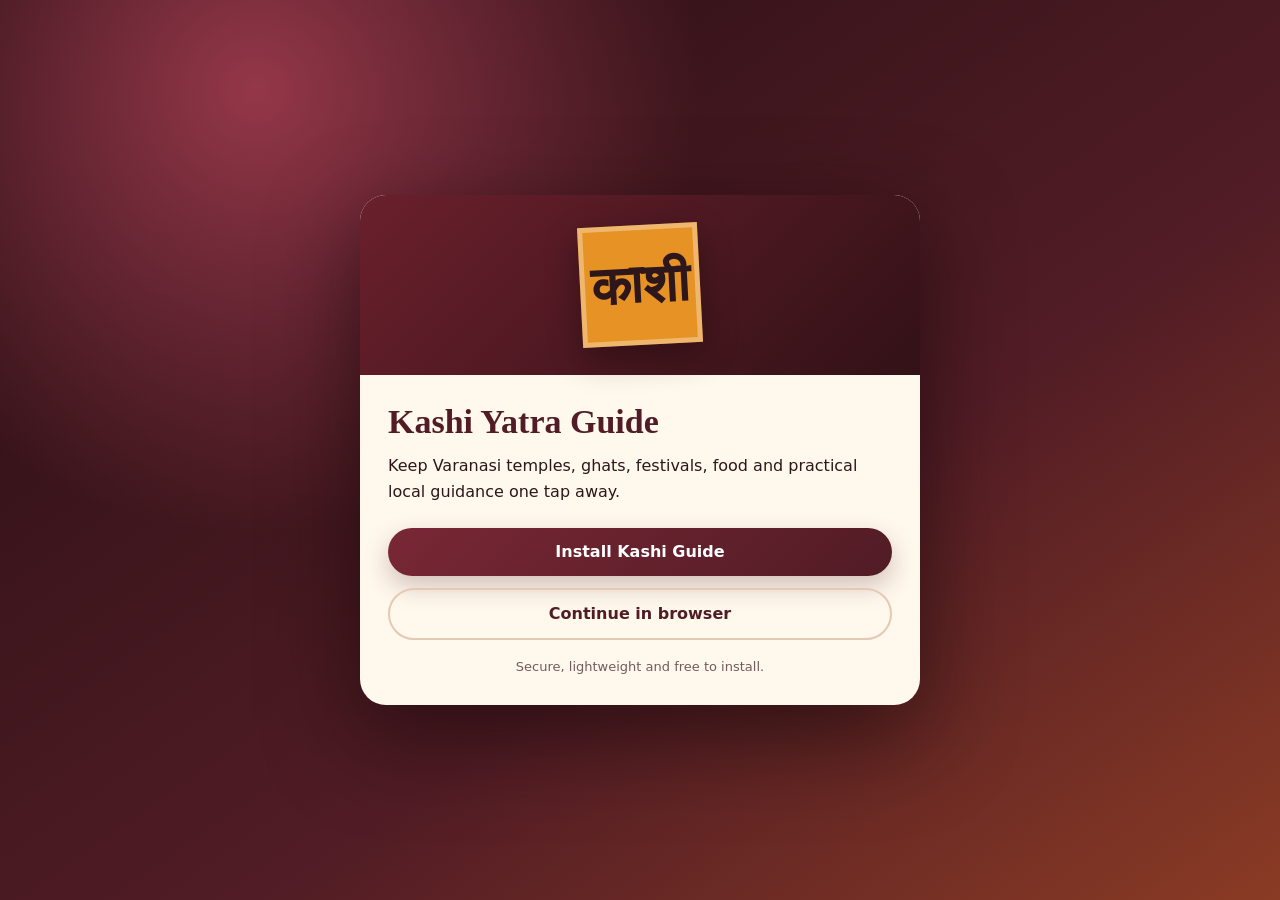
<file: kp/index.html>
<!doctype html>
<html lang="en">
<head>
  <meta charset="utf-8">
  <meta name="viewport" content="width=device-width,initial-scale=1,viewport-fit=cover">
  <meta name="theme-color" content="#511c25">
  <meta name="description" content="Install Kashi Yatra Guide for Varanasi temples, ghats, food, festivals and local travel guidance.">
  <meta name="apple-mobile-web-app-capable" content="yes">
  <meta name="apple-mobile-web-app-status-bar-style" content="black-translucent">
  <meta name="apple-mobile-web-app-title" content="Kashi Guide">
  <link rel="manifest" href="./manifest.webmanifest">
  <link rel="icon" href="./icon-192.png">
  <link rel="apple-touch-icon" href="./icon-192.png">
  <title>Kashi Yatra Guide</title>
  <style>
    :root{color-scheme:light;--wine:#511c25;--saffron:#e79224;--cream:#fff8ed;--ink:#2d171a}
    *{box-sizing:border-box}
    html,body{height:100%;margin:0}
    body{background:radial-gradient(circle at 20% 10%,#943749 0,transparent 34%),linear-gradient(145deg,#260e13,#511c25 60%,#8a3b24);color:#fff;font-family:system-ui,-apple-system,Segoe UI,sans-serif}
    .install-screen{align-items:center;display:flex;min-height:100%;padding:24px}
    .card{background:var(--cream);border-radius:26px;box-shadow:0 30px 90px #12060999;color:var(--ink);margin:auto;max-width:560px;overflow:hidden;width:100%}
    .art{align-items:center;background:linear-gradient(135deg,#6a202c,#321117);display:flex;justify-content:center;min-height:180px;padding:25px}
    .mark{align-items:center;background:var(--saffron);border:5px solid #fff5;box-shadow:0 12px 35px #0005;display:flex;font-family:Georgia,serif;font-size:54px;font-weight:700;height:120px;justify-content:center;transform:rotate(-3deg);width:120px}
    .content{padding:28px}
    h1{color:var(--wine);font-family:Georgia,serif;font-size:34px;line-height:1.12;margin:0 0 12px}
    p{font-size:16px;line-height:1.65;margin:0 0 22px}
    button,.open{align-items:center;border-radius:999px;cursor:pointer;display:flex;font:800 16px/1 system-ui;justify-content:center;padding:16px 22px;text-decoration:none;width:100%}
    #install{background:linear-gradient(135deg,#792735,var(--wine));border:0;box-shadow:0 10px 25px #511c2540;color:#fff}
    #install:hover,#install:focus{outline:4px solid #e7922455;transform:translateY(-1px)}
    .open{border:2px solid #e4c9b5;color:var(--wine);margin-top:12px}
    .help{background:#fff;border:1px solid #ead8ca;border-radius:14px;display:none;font-size:14px;line-height:1.6;margin-top:16px;padding:15px}
    .help.show{display:block}
    .status{color:#735b5e;font-size:13px;margin:16px 0 0;text-align:center}
    #guide{background:#fff;border:0;display:none;height:100%;inset:0;position:fixed;width:100%}
    body.standalone .install-screen{display:none}
    body.standalone #guide{display:block}
    @media(max-width:520px){.install-screen{padding:14px}.art{min-height:145px}.mark{font-size:44px;height:96px;width:96px}.content{padding:23px}h1{font-size:29px}}
  </style>
</head>
<body>
  <main class="install-screen">
    <section class="card">
      <div class="art"><div class="mark" aria-hidden="true">काशी</div></div>
      <div class="content">
        <h1>Kashi Yatra Guide</h1>
        <p>Keep Varanasi temples, ghats, festivals, food and practical local guidance one tap away.</p>
        <button id="install" type="button">Install Kashi Guide</button>
        <a class="open" href="https://kashipanchkoshiparikrama.blogspot.com/">Continue in browser</a>
        <div class="help" id="help"></div>
        <p class="status" id="status">Secure, lightweight and free to install.</p>
      </div>
    </section>
  </main>
  <iframe id="guide" title="Kashi Yatra Guide" src="https://kashipanchkoshiparikrama.blogspot.com/"></iframe>
  <script>
    (()=>{
      const install=document.querySelector('#install');
      const help=document.querySelector('#help');
      const status=document.querySelector('#status');
      const standalone=matchMedia('(display-mode: standalone)').matches||navigator.standalone===true;
      let promptEvent=null;
      if(standalone) document.body.classList.add('standalone');
      if('serviceWorker' in navigator) addEventListener('load',()=>navigator.serviceWorker.register('./sw.js'));
      addEventListener('beforeinstallprompt',event=>{
        event.preventDefault();
        promptEvent=event;
        install.textContent='Install Kashi Guide';
        status.textContent='Ready to install.';
      });
      addEventListener('appinstalled',()=>{
        promptEvent=null;
        install.textContent='Installed';
        install.disabled=true;
        status.textContent='Kashi Guide has been added to your device.';
      });
      install.addEventListener('click',async()=>{
        if(promptEvent){
          promptEvent.prompt();
          const choice=await promptEvent.userChoice;
          promptEvent=null;
          status.textContent=choice.outcome==='accepted'?'Installation started.':'Installation was cancelled.';
          return;
        }
        const ios=/iphone|ipad|ipod/i.test(navigator.userAgent);
        help.classList.add('show');
        help.innerHTML=ios
          ?'<b>Install on iPhone/iPad:</b> tap Safari’s Share button, choose <b>Add to Home Screen</b>, then tap <b>Add</b>.'
          :'<b>Install from the browser menu:</b> choose <b>Install app</b> or <b>Add to Home screen</b>. If the option has not appeared yet, refresh this page once.';
      });
    })();
  </script>
</body>
</html>
</file>
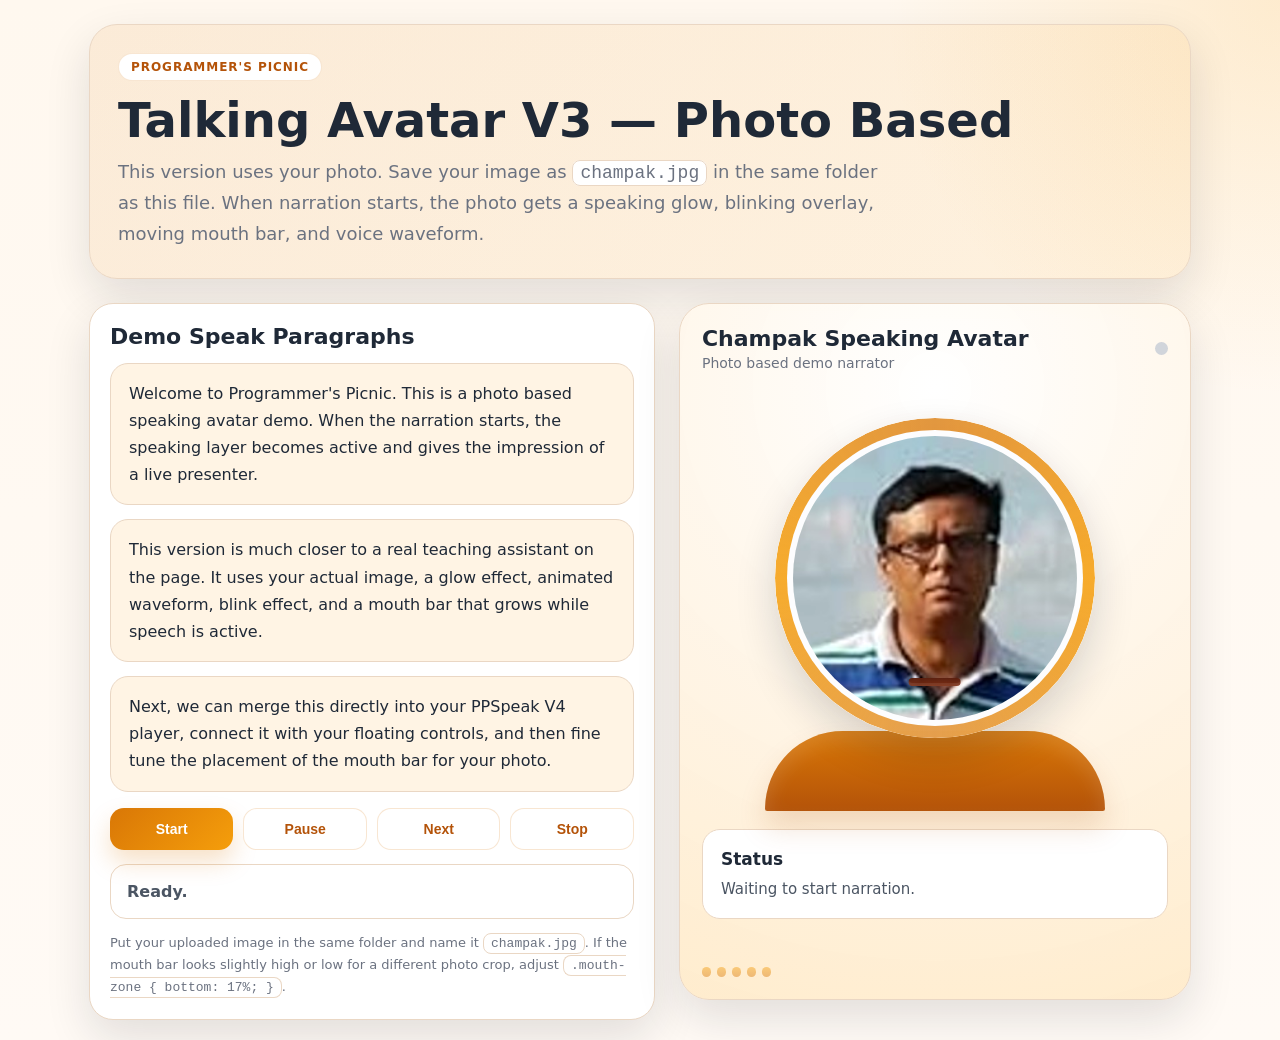
<file: speaker/index.html>
<!doctype html>
<html lang="en">
  <head>
    <meta charset="UTF-8" />
    <meta name="viewport" content="width=device-width, initial-scale=1.0" />
    <title>Programmer's Picnic — Talking Avatar V3</title>
    <meta name="theme-color" content="#d97706" />
    
    
<style>
  :root{
    --bg:#fff8ef;
    --panel:#ffffff;
    --panel2:#fff4e4;
    --ink:#1f2937;
    --muted:#6b7280;
    --brand:#d97706;
    --brand2:#f59e0b;
    --line:#ead7c4;
    --shadow:0 18px 45px rgba(15,23,42,.12);
  }

  *{box-sizing:border-box}

  body{
    margin:0;
    font-family:Inter,system-ui,-apple-system,Segoe UI,Roboto,Arial,sans-serif;
    background:
      radial-gradient(circle at top right, rgba(245,158,11,.14), transparent 24%),
      linear-gradient(180deg, #fff8ef 0%, #fffaf5 100%);
    color:var(--ink);
  }

  .wrap{
    max-width:1150px;
    margin:0 auto;
    padding:24px;
  }

  .hero{
    background:linear-gradient(135deg, rgba(217,119,6,.10), rgba(245,158,11,.08));
    border:1px solid var(--line);
    border-radius:28px;
    padding:28px;
    box-shadow:var(--shadow);
  }

  .kicker{
    display:inline-block;
    padding:6px 12px;
    border-radius:999px;
    background:#fff;
    border:1px solid rgba(217,119,6,.18);
    color:#b45309;
    font-weight:800;
    font-size:12px;
    letter-spacing:.08em;
    text-transform:uppercase;
  }

  h1{
    margin:14px 0 10px;
    font-size:clamp(28px,4vw,48px);
    line-height:1.08;
  }

  .lead{
    margin:0;
    max-width:760px;
    color:var(--muted);
    font-size:18px;
    line-height:1.7;
  }

  .grid{
    display:grid;
    grid-template-columns:1.05fr .95fr;
    gap:24px;
    margin-top:24px;
    align-items:start;
  }

  .card{
    background:var(--panel);
    border:1px solid var(--line);
    border-radius:24px;
    padding:20px;
    box-shadow:var(--shadow);
  }

  .card h2{
    margin:0 0 10px;
    font-size:22px;
  }

  .speak-block{
    margin:14px 0;
    padding:16px 18px;
    background:var(--panel2);
    border:1px solid var(--line);
    border-radius:18px;
    transition:all .25s ease;
    line-height:1.7;
  }

  .pp-speaking-active{
    outline:3px solid rgba(217,119,6,.25);
    background:rgba(245,158,11,.14);
    box-shadow:0 14px 30px rgba(217,119,6,.12);
    transform:translateY(-1px);
  }

  .controls{
    display:grid;
    grid-template-columns:repeat(4,1fr);
    gap:10px;
    margin-top:16px;
  }

  button{
    border:none;
    border-radius:14px;
    padding:12px 14px;
    font-weight:800;
    cursor:pointer;
    font-size:14px;
  }

  .btn-primary{
    background:linear-gradient(135deg,var(--brand),var(--brand2));
    color:#fff;
    box-shadow:0 12px 24px rgba(217,119,6,.22);
  }

  .btn-secondary{
    background:#fff;
    color:#b45309;
    border:1px solid rgba(217,119,6,.18);
  }

  .status{
    margin-top:14px;
    padding:14px 16px;
    border-radius:16px;
    background:#fff;
    border:1px solid var(--line);
    color:#4b5563;
    font-weight:700;
    line-height:1.6;
  }

  .avatar-shell{
    position:sticky;
    top:20px;
  }

  .avatar-card{
    position:relative;
    overflow:hidden;
    min-height:620px;
    background:
      radial-gradient(circle at 50% 12%, rgba(255,255,255,.95), rgba(255,244,228,.97) 55%, rgba(255,236,205,.99) 100%);
    border:1px solid var(--line);
    border-radius:30px;
    box-shadow:var(--shadow);
    padding:22px;
  }

  .avatar-top{
    display:flex;
    justify-content:space-between;
    align-items:center;
    gap:12px;
    margin-bottom:12px;
  }

  .avatar-top h3{
    margin:0;
    font-size:22px;
  }

  .avatar-top p{
    margin:4px 0 0;
    color:var(--muted);
    font-size:14px;
  }

  .live-dot{
    width:13px;
    height:13px;
    border-radius:999px;
    background:#d1d5db;
    transition:all .25s ease;
    flex:0 0 auto;
  }

  .live-dot.speaking{
    background:#f59e0b;
    animation:dotPulse 1s ease-in-out infinite;
  }

  @keyframes dotPulse{
    0%{ box-shadow:0 0 0 0 rgba(245,158,11,.35); }
    70%{ box-shadow:0 0 0 14px rgba(245,158,11,0); }
    100%{ box-shadow:0 0 0 0 rgba(245,158,11,0); }
  }

  .avatar-stage{
    position:relative;
    height:390px;
    display:grid;
    place-items:center;
    margin-top:10px;
  }

  .avatar-glow{
    position:absolute;
    width:320px;
    height:320px;
    border-radius:50%;
    background:radial-gradient(circle, rgba(245,158,11,.24), rgba(245,158,11,.08) 58%, transparent 74%);
    filter:blur(10px);
    opacity:.7;
    transition:all .3s ease;
  }

  .avatar-card.is-speaking .avatar-glow{
    opacity:1;
    animation:glowPulse 1.05s ease-in-out infinite;
  }

  @keyframes glowPulse{
    0%{ transform:scale(1); }
    50%{ transform:scale(1.08); }
    100%{ transform:scale(1); }
  }

  .photo-wrap{
    position:relative;
    width:min(320px, 78vw);
    aspect-ratio:1/1;
    border-radius:50%;
    padding:10px;
    background:linear-gradient(135deg, rgba(255,255,255,.95), rgba(255,244,228,.95));
    box-shadow:
      0 18px 40px rgba(15,23,42,.16),
      inset 0 4px 12px rgba(255,255,255,.55);
    animation:floaty 4s ease-in-out infinite;
  }

  @keyframes floaty{
    0%{ transform:translateY(0); }
    50%{ transform:translateY(-8px); }
    100%{ transform:translateY(0); }
  }

  .photo-ring{
    position:absolute;
    inset:0;
    border-radius:50%;
    padding:10px;
    background:conic-gradient(
      from 0deg,
      rgba(217,119,6,.85),
      rgba(245,158,11,.95),
      rgba(217,119,6,.75),
      rgba(245,158,11,.95),
      rgba(217,119,6,.85)
    );
    -webkit-mask:
      radial-gradient(farthest-side, transparent calc(100% - 14px), #000 calc(100% - 13px));
            mask:
      radial-gradient(farthest-side, transparent calc(100% - 14px), #000 calc(100% - 13px));
    opacity:.9;
  }

  .avatar-card.is-speaking .photo-ring{
    animation:ringSpin 3.2s linear infinite;
  }

  @keyframes ringSpin{
    from{ transform:rotate(0deg); }
    to{ transform:rotate(360deg); }
  }

  .photo-inner{
    position:absolute;
    inset:12px;
    border-radius:50%;
    overflow:hidden;
    background:#f3f4f6;
    border:6px solid rgba(255,255,255,.85);
  }

  .photo-inner img{
    width:100%;
    height:100%;
    object-fit:cover;
    object-position:center 28%;
    display:block;
    transform:scale(1.05);
    transition:transform .25s ease, filter .25s ease;
    filter:saturate(1.03) contrast(1.02);
  }

  .avatar-card.is-speaking .photo-inner img{
    transform:scale(1.09);
  }

  .blink-strip{
    position:absolute;
    left:13%;
    right:13%;
    top:34%;
    height:7%;
    background:linear-gradient(180deg, rgba(255,214,176,.95), rgba(237,184,132,.96));
    border-radius:999px;
    opacity:0;
    pointer-events:none;
  }

  .avatar-card.is-speaking .blink-strip,
  .avatar-card.is-idle .blink-strip,
  .avatar-card.is-paused .blink-strip{
    animation:photoBlink 5s infinite;
  }

  @keyframes photoBlink{
    0%, 45%, 47%, 100%{ opacity:0; transform:scaleY(0.2); }
    46%{ opacity:.92; transform:scaleY(1); }
  }

  .mouth-zone{
    position:absolute;
    left:50%;
    bottom:11%;
    transform:translateX(-50%);
    width:34%;
    height:13%;
    display:grid;
    place-items:center;
    z-index:5;
    pointer-events:none;
  }

  .mouth-bar{
    width:68%;
    height:12px;
    border-radius:999px;
    background:linear-gradient(180deg, #5a1f0f, #7c2d12);
    box-shadow:
      0 6px 14px rgba(0,0,0,.18),
      inset 0 -3px 0 rgba(255,255,255,.08);
    opacity:.95;
    transition:all .16s ease;
  }

  .avatar-card.is-speaking .mouth-bar{
    animation:talkBar .16s ease-in-out infinite alternate;
  }

  .avatar-card.is-paused .mouth-bar,
  .avatar-card.is-idle .mouth-bar{
    height:8px;
    width:48%;
  }

  @keyframes talkBar{
    0%{
      height:12px;
      width:60%;
      border-radius:999px;
    }
    100%{
      height:32px;
      width:75%;
      border-radius:18px;
    }
  }

  .avatar-base{
    margin-top:4px;
    display:grid;
    place-items:center;
  }

  .shoulder-band{
    width:min(340px, 84vw);
    height:80px;
    border-radius:999px 999px 28px 28px;
    background:linear-gradient(180deg, #d97706, #b45309);
    box-shadow:
      0 16px 28px rgba(180,83,9,.18),
      inset 0 10px 20px rgba(255,255,255,.12);
    margin-top:-46px;
  }

  .avatar-caption{
    margin-top:18px;
    padding:16px 18px;
    border-radius:18px;
    background:#fff;
    border:1px solid var(--line);
    color:#4b5563;
    line-height:1.6;
    min-height:90px;
    font-size:15px;
  }

  .avatar-caption strong{
    display:block;
    color:#1f2937;
    margin-bottom:4px;
    font-size:17px;
  }

  .wave{
    display:flex;
    align-items:flex-end;
    gap:6px;
    height:42px;
    margin-top:16px;
  }

  .wave span{
    display:block;
    width:9px;
    height:10px;
    background:linear-gradient(180deg,var(--brand2),var(--brand));
    border-radius:999px;
    opacity:.45;
    transform-origin:bottom center;
  }

  .avatar-card.is-speaking .wave span{
    opacity:1;
    animation:waveBounce 1s ease-in-out infinite;
  }

  .avatar-card.is-speaking .wave span:nth-child(2){ animation-delay:.1s; }
  .avatar-card.is-speaking .wave span:nth-child(3){ animation-delay:.2s; }
  .avatar-card.is-speaking .wave span:nth-child(4){ animation-delay:.3s; }
  .avatar-card.is-speaking .wave span:nth-child(5){ animation-delay:.4s; }

  @keyframes waveBounce{
    0%,100%{ transform:scaleY(.5); }
    50%{ transform:scaleY(2.8); }
  }

  .small-note{
    margin-top:14px;
    color:#6b7280;
    font-size:13px;
    line-height:1.6;
  }

  code{
    background:#fff;
    border:1px solid var(--line);
    padding:2px 7px;
    border-radius:8px;
  }

  @media (max-width:900px){
    .grid{ grid-template-columns:1fr; }
    .avatar-shell{ position:relative; top:auto; }
    .controls{ grid-template-columns:1fr 1fr; }
    .avatar-card{ min-height:auto; }
  }

  @media (max-width:560px){
    .controls{ grid-template-columns:1fr; }
    .avatar-stage{ height:330px; }
    .shoulder-band{
      height:68px;
      margin-top:-30px;
      width:min(300px, 82vw);
    }
    .mouth-zone{
      bottom:10%;
      width:38%;
    }
    .mouth-bar{
      width:70%;
    }
  }
</style>



  </head>
  <body>
    <div class="wrap">
      <section class="hero">
        <span class="kicker">Programmer's Picnic</span>
        <h1>Talking Avatar V3 — Photo Based</h1>
        <p class="lead">
          This version uses your photo. Save your image as
          <code>champak.jpg</code> in the same folder as this file. When
          narration starts, the photo gets a speaking glow, blinking overlay,
          moving mouth bar, and voice waveform.
        </p>
      </section>

      <section class="grid">
        <div class="card">
          <h2>Demo Speak Paragraphs</h2>

          <div class="speak-block" id="speak0">
            Welcome to Programmer's Picnic. This is a photo based speaking
            avatar demo. When the narration starts, the speaking layer becomes
            active and gives the impression of a live presenter.
          </div>

          <div class="speak-block" id="speak1">
            This version is much closer to a real teaching assistant on the
            page. It uses your actual image, a glow effect, animated waveform,
            blink effect, and a mouth bar that grows while speech is active.
          </div>

          <div class="speak-block" id="speak2">
            Next, we can merge this directly into your PPSpeak V4 player,
            connect it with your floating controls, and then fine tune the
            placement of the mouth bar for your photo.
          </div>

          <div class="controls">
            <button class="btn-primary" id="startBtn">Start</button>
            <button class="btn-secondary" id="pauseBtn">Pause</button>
            <button class="btn-secondary" id="nextBtn">Next</button>
            <button class="btn-secondary" id="stopBtn">Stop</button>
          </div>

          <div class="status" id="statusBox">Ready.</div>

          <div class="small-note">
            Put your uploaded image in the same folder and name it
            <code>champak.jpg</code>. If the mouth bar looks slightly high or
            low for a different photo crop, adjust
            <code>.mouth-zone { bottom: 17%; }</code>.
          </div>
        </div>

        <div class="avatar-shell">
          <div class="avatar-card is-idle" id="avatarCard">
            <div class="avatar-top">
              <div>
                <h3>Champak Speaking Avatar</h3>
                <p>Photo based demo narrator</p>
              </div>
              <div class="live-dot" id="liveDot"></div>
            </div>

            <div class="avatar-stage">
              <div class="avatar-glow"></div>

              <div class="photo-wrap">
                <div class="photo-ring"></div>

                <div class="photo-inner">
                  <img src="champak.jpg" alt="Photo based avatar" />
                </div>

                <div class="blink-strip"></div>

                <div class="mouth-zone">
                  <div class="mouth-bar"></div>
                </div>
              </div>
            </div>

            <div class="avatar-base">
              <div class="shoulder-band"></div>
            </div>

            <div class="avatar-caption" id="avatarCaption">
              <strong>Status</strong>
              Waiting to start narration.
            </div>

            <div class="wave" aria-hidden="true">
              <span></span><span></span><span></span><span></span><span></span>
            </div>
          </div>
        </div>
      </section>
    </div>

    <script>
      (() => {
        "use strict";

        const blocks = Array.from(document.querySelectorAll('[id^="speak"]'));
        const avatarCard = document.getElementById("avatarCard");
        const liveDot = document.getElementById("liveDot");
        const statusBox = document.getElementById("statusBox");
        const avatarCaption = document.getElementById("avatarCaption");
        const pauseBtn = document.getElementById("pauseBtn");

        let currentIndex = 0;
        let running = false;
        let paused = false;

        function setStatus(text) {
          statusBox.textContent = text;
        }

        function setAvatarText(title, text) {
          avatarCaption.innerHTML =
            "<strong>" + escapeHtml(title) + "</strong>" + escapeHtml(text);
        }

        function escapeHtml(str) {
          return String(str)
            .replace(/&/g, "&amp;")
            .replace(/</g, "&lt;")
            .replace(/>/g, "&gt;")
            .replace(/"/g, "&quot;")
            .replace(/'/g, "&#039;");
        }

        function clearActive() {
          blocks.forEach((el) => el.classList.remove("pp-speaking-active"));
        }

        function setAvatarMode(mode) {
          avatarCard.classList.remove("is-idle", "is-speaking", "is-paused");
          avatarCard.classList.add(mode);

          if (mode === "is-speaking") {
            liveDot.classList.add("speaking");
          } else {
            liveDot.classList.remove("speaking");
          }
        }

        function speakIndex(index) {
          if (!("speechSynthesis" in window)) {
            setStatus("Speech synthesis is not supported in this browser.");
            setAvatarText(
              "Status",
              "Speech synthesis is not supported in this browser.",
            );
            return;
          }

          if (index < 0 || index >= blocks.length) {
            running = false;
            paused = false;
            setAvatarMode("is-idle");
            setStatus("Completed.");
            setAvatarText("Completed", "Narration finished.");
            pauseBtn.textContent = "Pause";
            return;
          }

          currentIndex = index;
          const el = blocks[currentIndex];
          const text = (el.textContent || "").trim();

          clearActive();
          el.classList.add("pp-speaking-active");
          el.scrollIntoView({ behavior: "smooth", block: "center" });

          const utterance = new SpeechSynthesisUtterance(text);
          utterance.rate = 1;
          utterance.pitch = 1;

          setStatus("Speaking " + el.id + "...");
          setAvatarText(el.id, text);
          setAvatarMode("is-speaking");

          utterance.onend = () => {
            if (!running || paused) return;
            setTimeout(() => {
              if (!running || paused) return;
              speakIndex(currentIndex + 1);
            }, 220);
          };

          utterance.onerror = () => {
            if (!running) return;
            speakIndex(currentIndex + 1);
          };

          window.speechSynthesis.cancel();
          setTimeout(() => {
            if (!running) return;
            window.speechSynthesis.speak(utterance);
          }, 80);
        }

        document.getElementById("startBtn").addEventListener("click", () => {
          running = true;
          paused = false;
          pauseBtn.textContent = "Pause";
          speakIndex(currentIndex);
        });

        pauseBtn.addEventListener("click", () => {
          if (!running) return;

          if (!paused) {
            paused = true;
            window.speechSynthesis.pause();
            setStatus("Paused.");
            setAvatarText("Paused", "Narration is paused.");
            setAvatarMode("is-paused");
            pauseBtn.textContent = "Resume";
          } else {
            paused = false;
            window.speechSynthesis.resume();
            setStatus("Resumed.");
            setAvatarText("Resumed", "Narration has resumed.");
            setAvatarMode("is-speaking");
            pauseBtn.textContent = "Pause";
          }
        });

        document.getElementById("nextBtn").addEventListener("click", () => {
          if (!blocks.length) return;
          running = true;
          paused = false;
          pauseBtn.textContent = "Pause";
          window.speechSynthesis.cancel();
          currentIndex = Math.min(currentIndex + 1, blocks.length - 1);
          speakIndex(currentIndex);
        });

        document.getElementById("stopBtn").addEventListener("click", () => {
          running = false;
          paused = false;
          window.speechSynthesis.cancel();
          clearActive();
          setAvatarMode("is-idle");
          setStatus("Stopped.");
          setAvatarText("Status", "Waiting to start narration.");
          pauseBtn.textContent = "Pause";
        });

        setAvatarText("Status", "Waiting to start narration.");
      })();
    </script>
  </body>
</html>
</file>
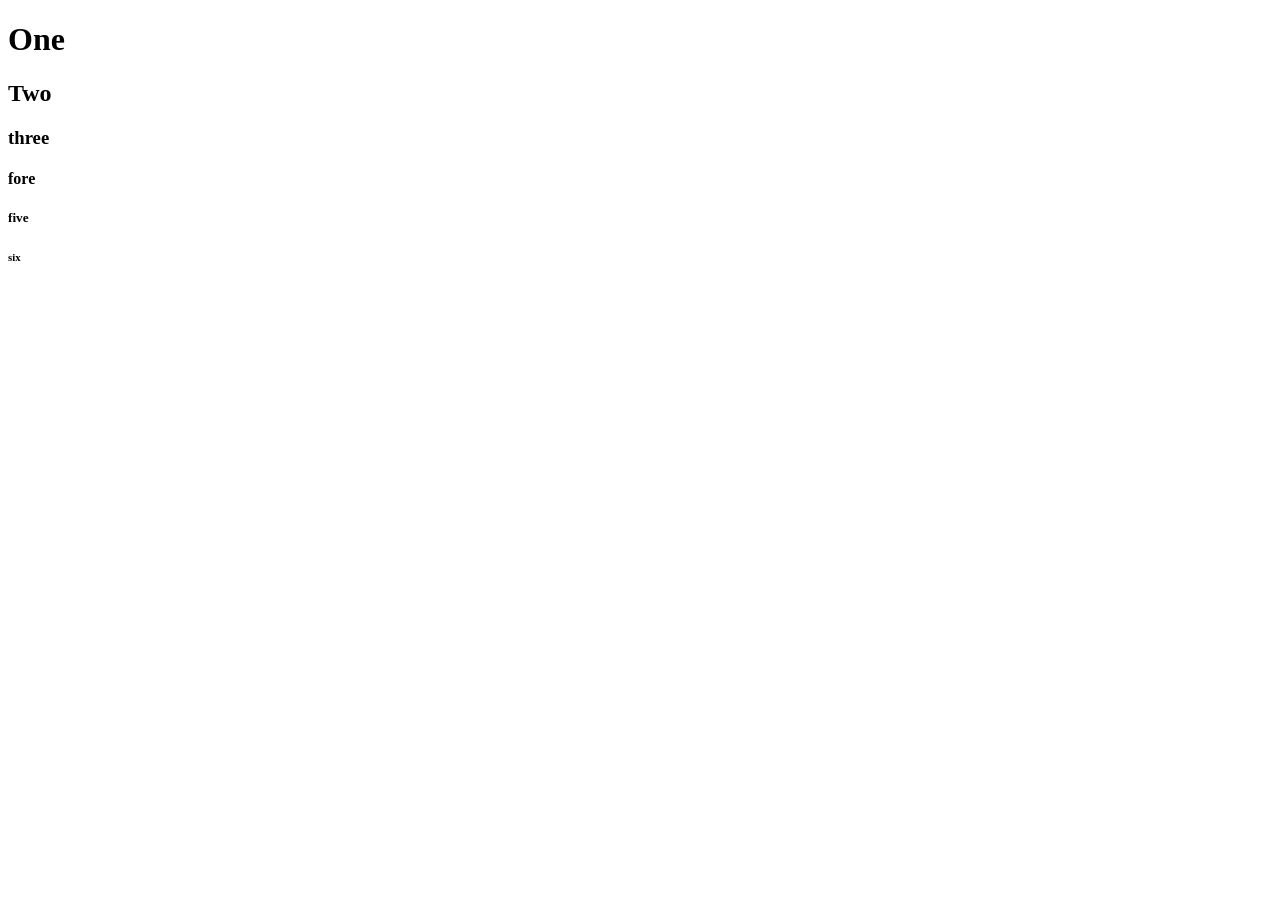
<file: dps.html>
<!DOCTYPE html>
<html lang="en">
<head>
    <meta charset="UTF-8">
    <meta name="viewport" content="width=device-width, initial-scale=1.0">
    <title></title>


      </head>
<body>
    <h1>One</h1>
    <h2>Two</h2>
    <h3>three</h3>
<h4>fore</h4>
<h5>five</h5>
<h6>six</h6>

    
</body>
</html>
</file>
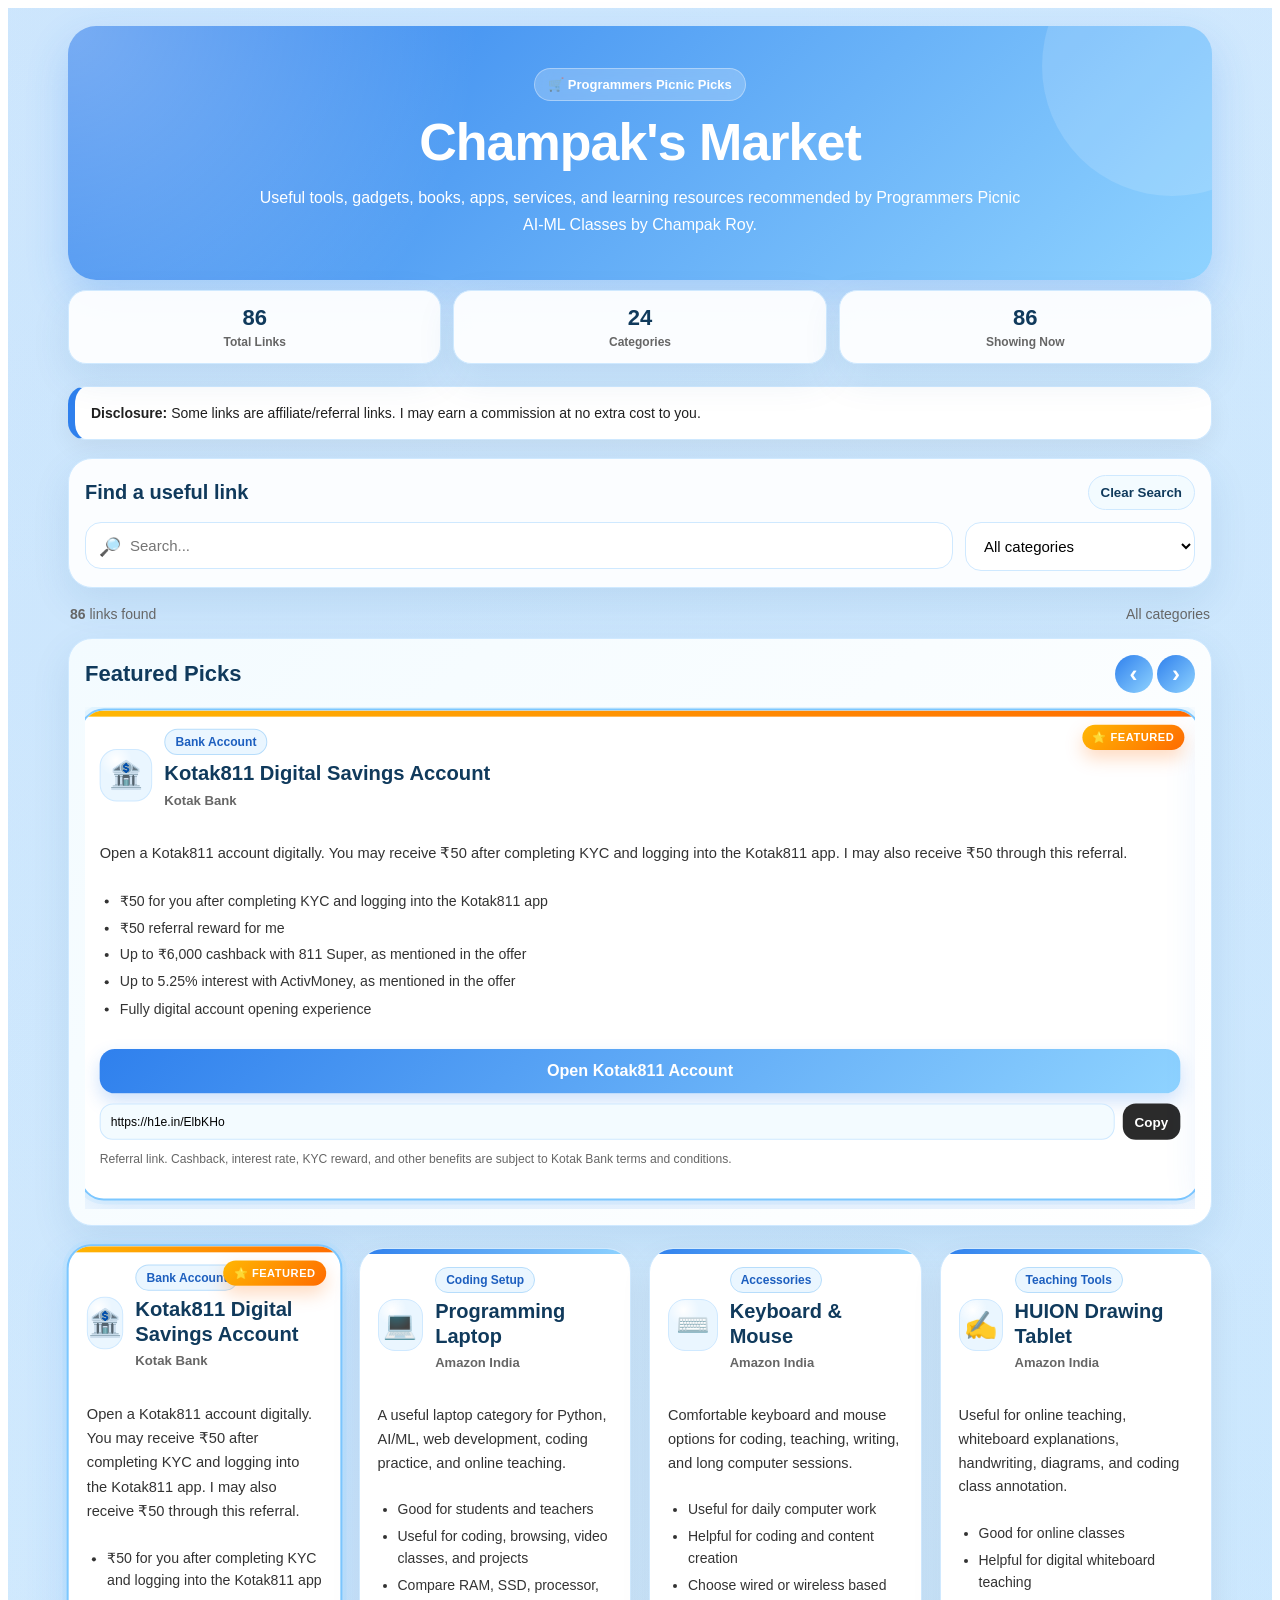
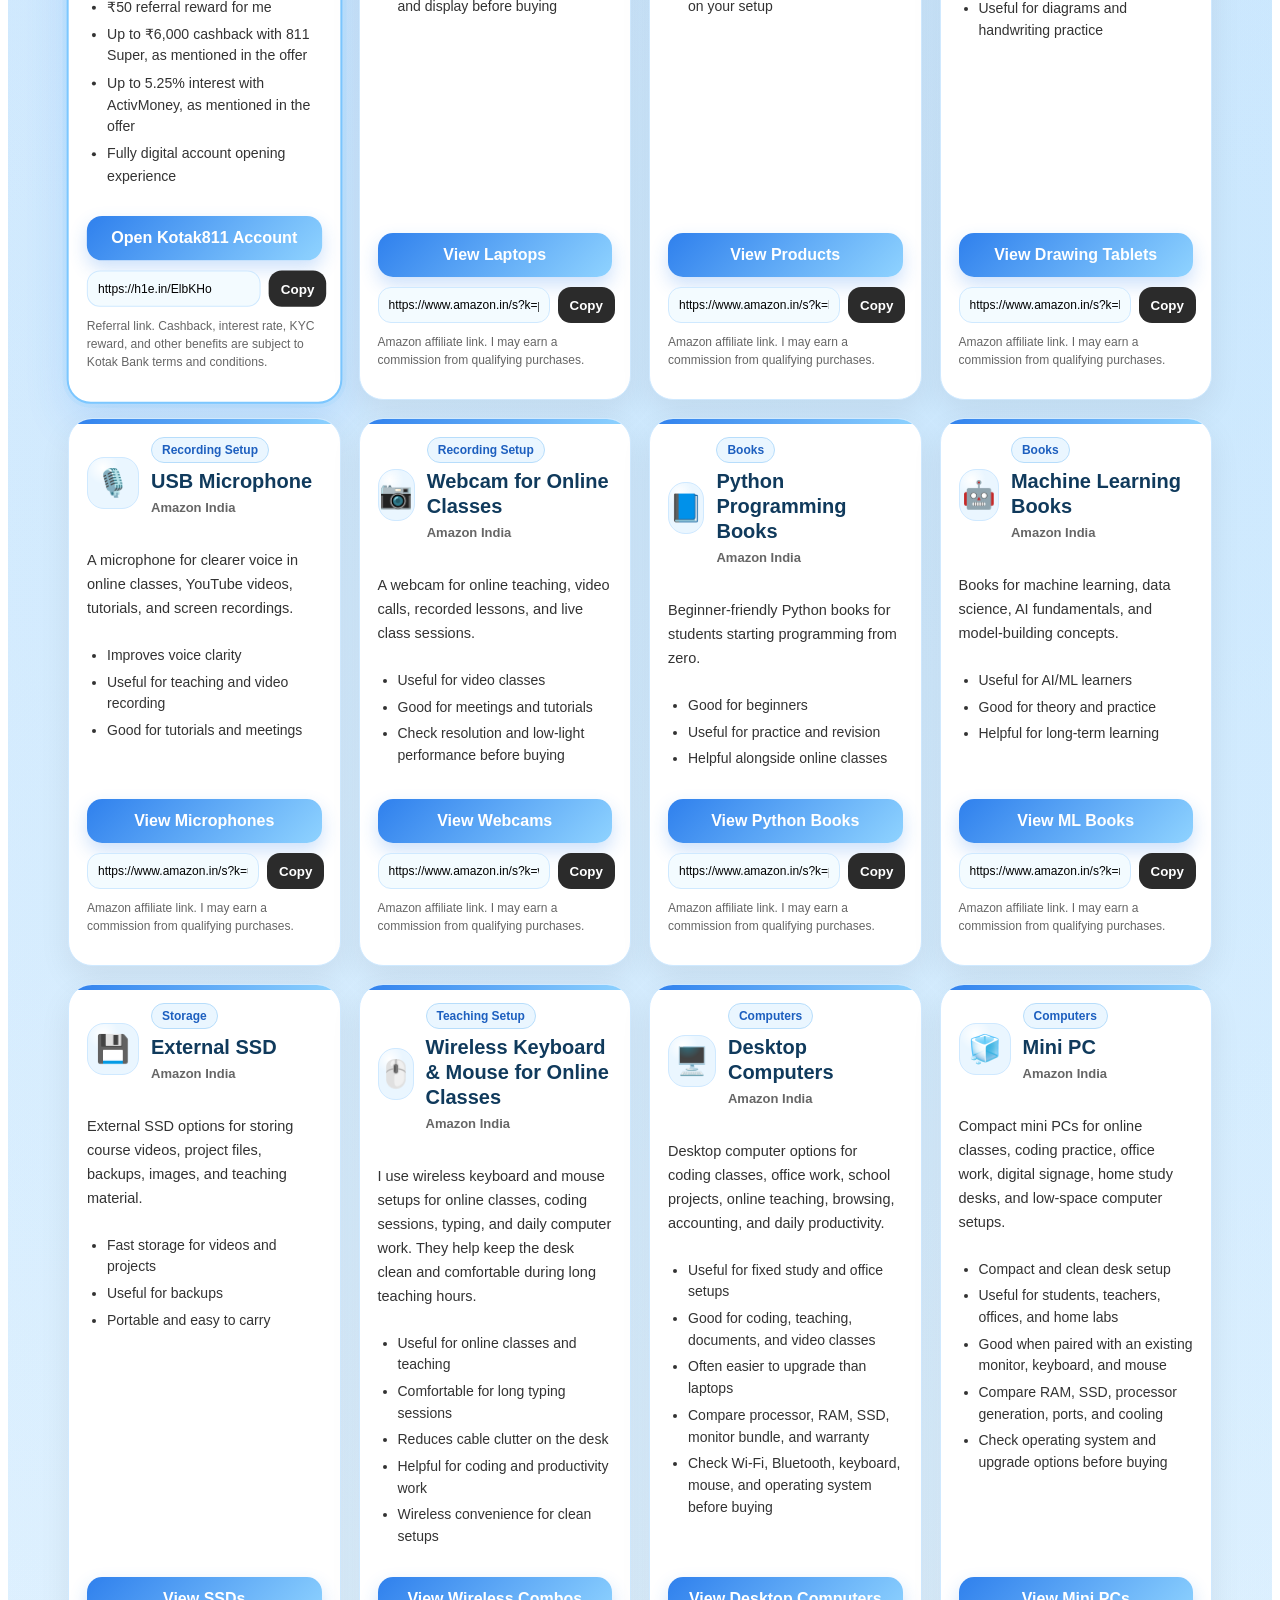
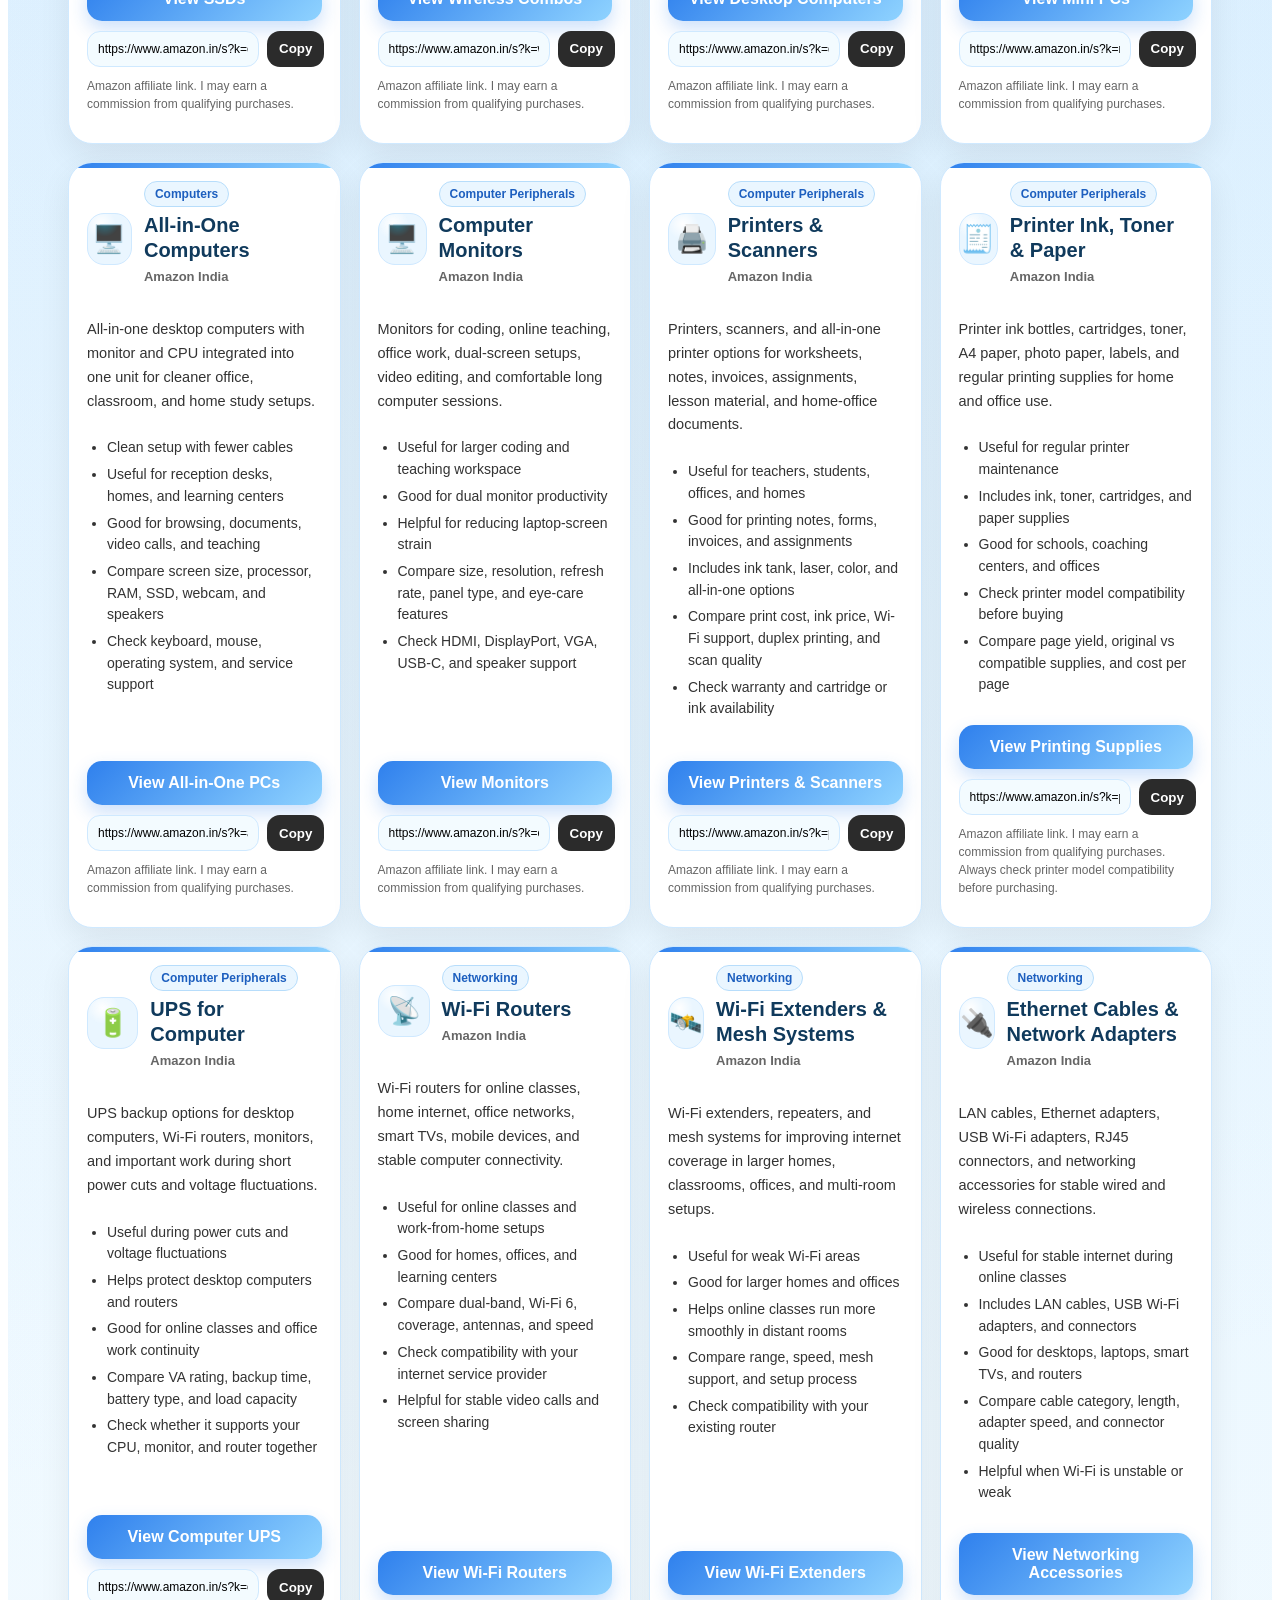
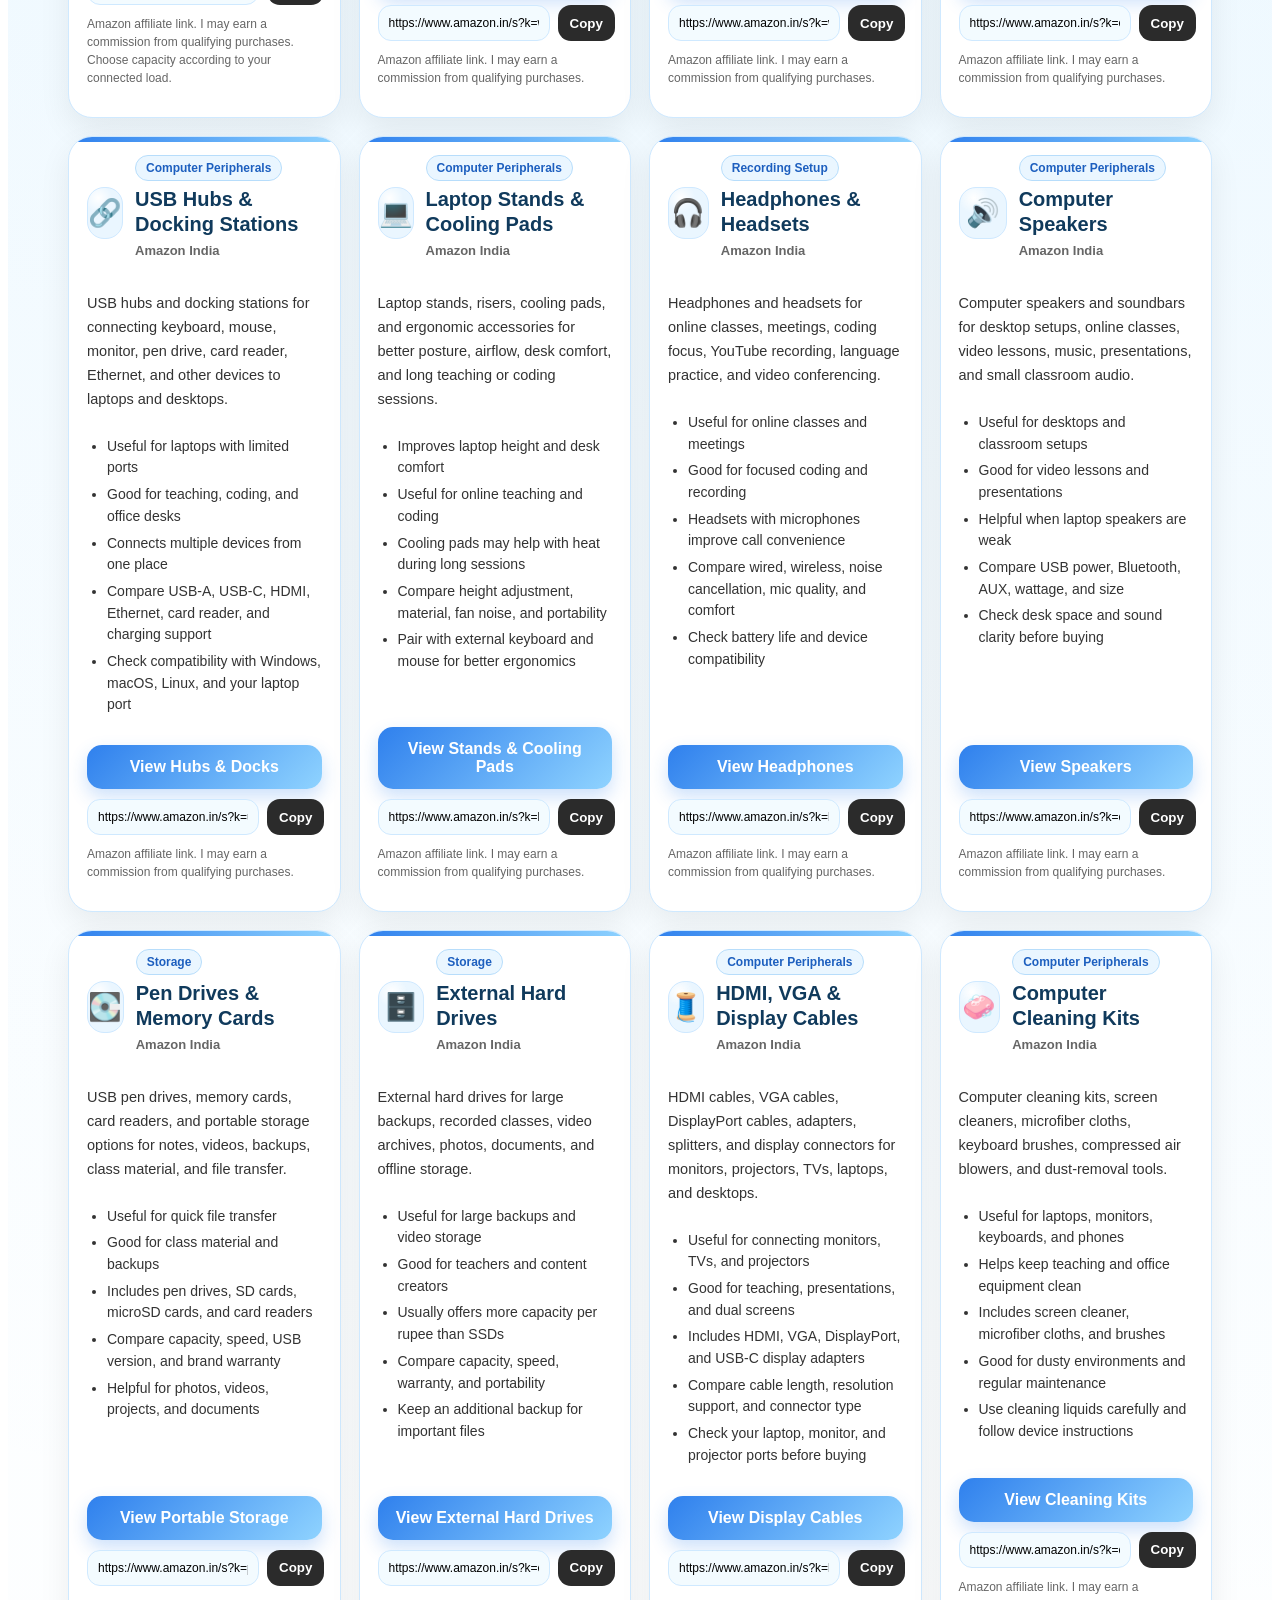
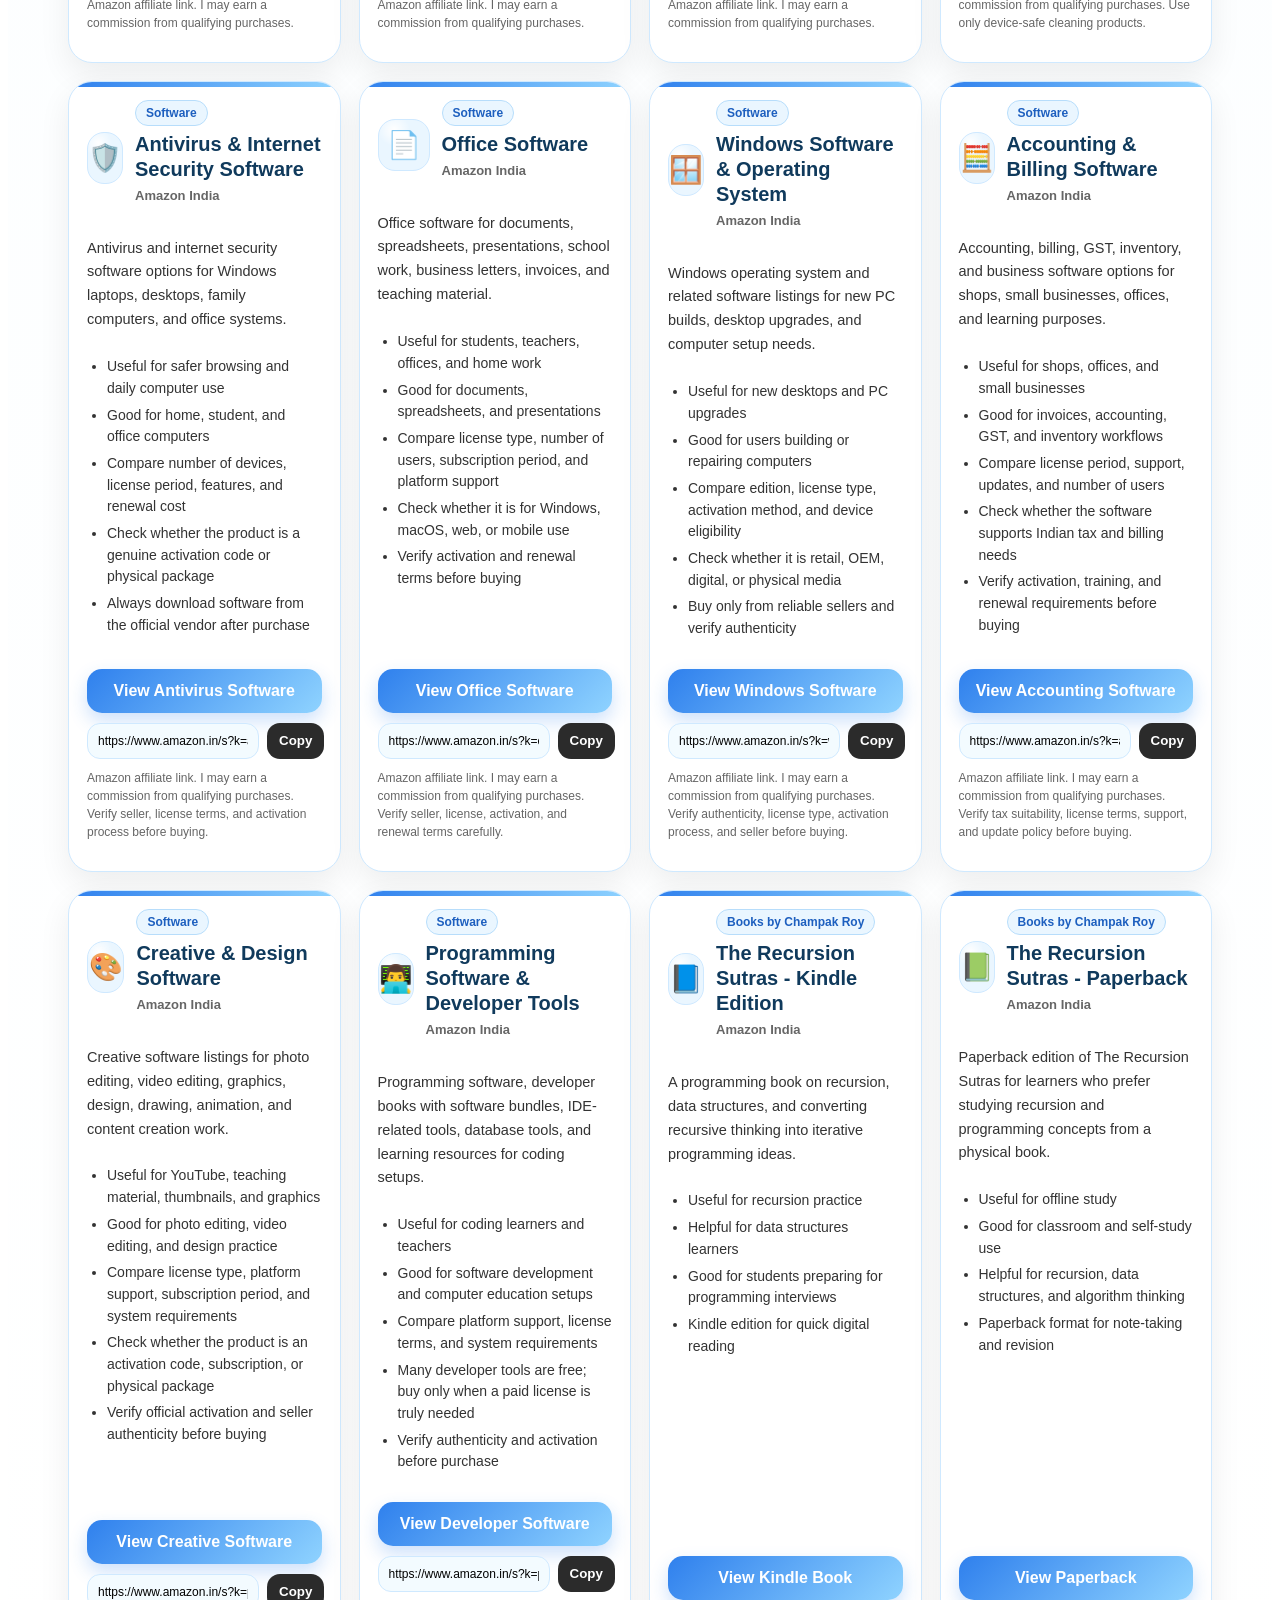
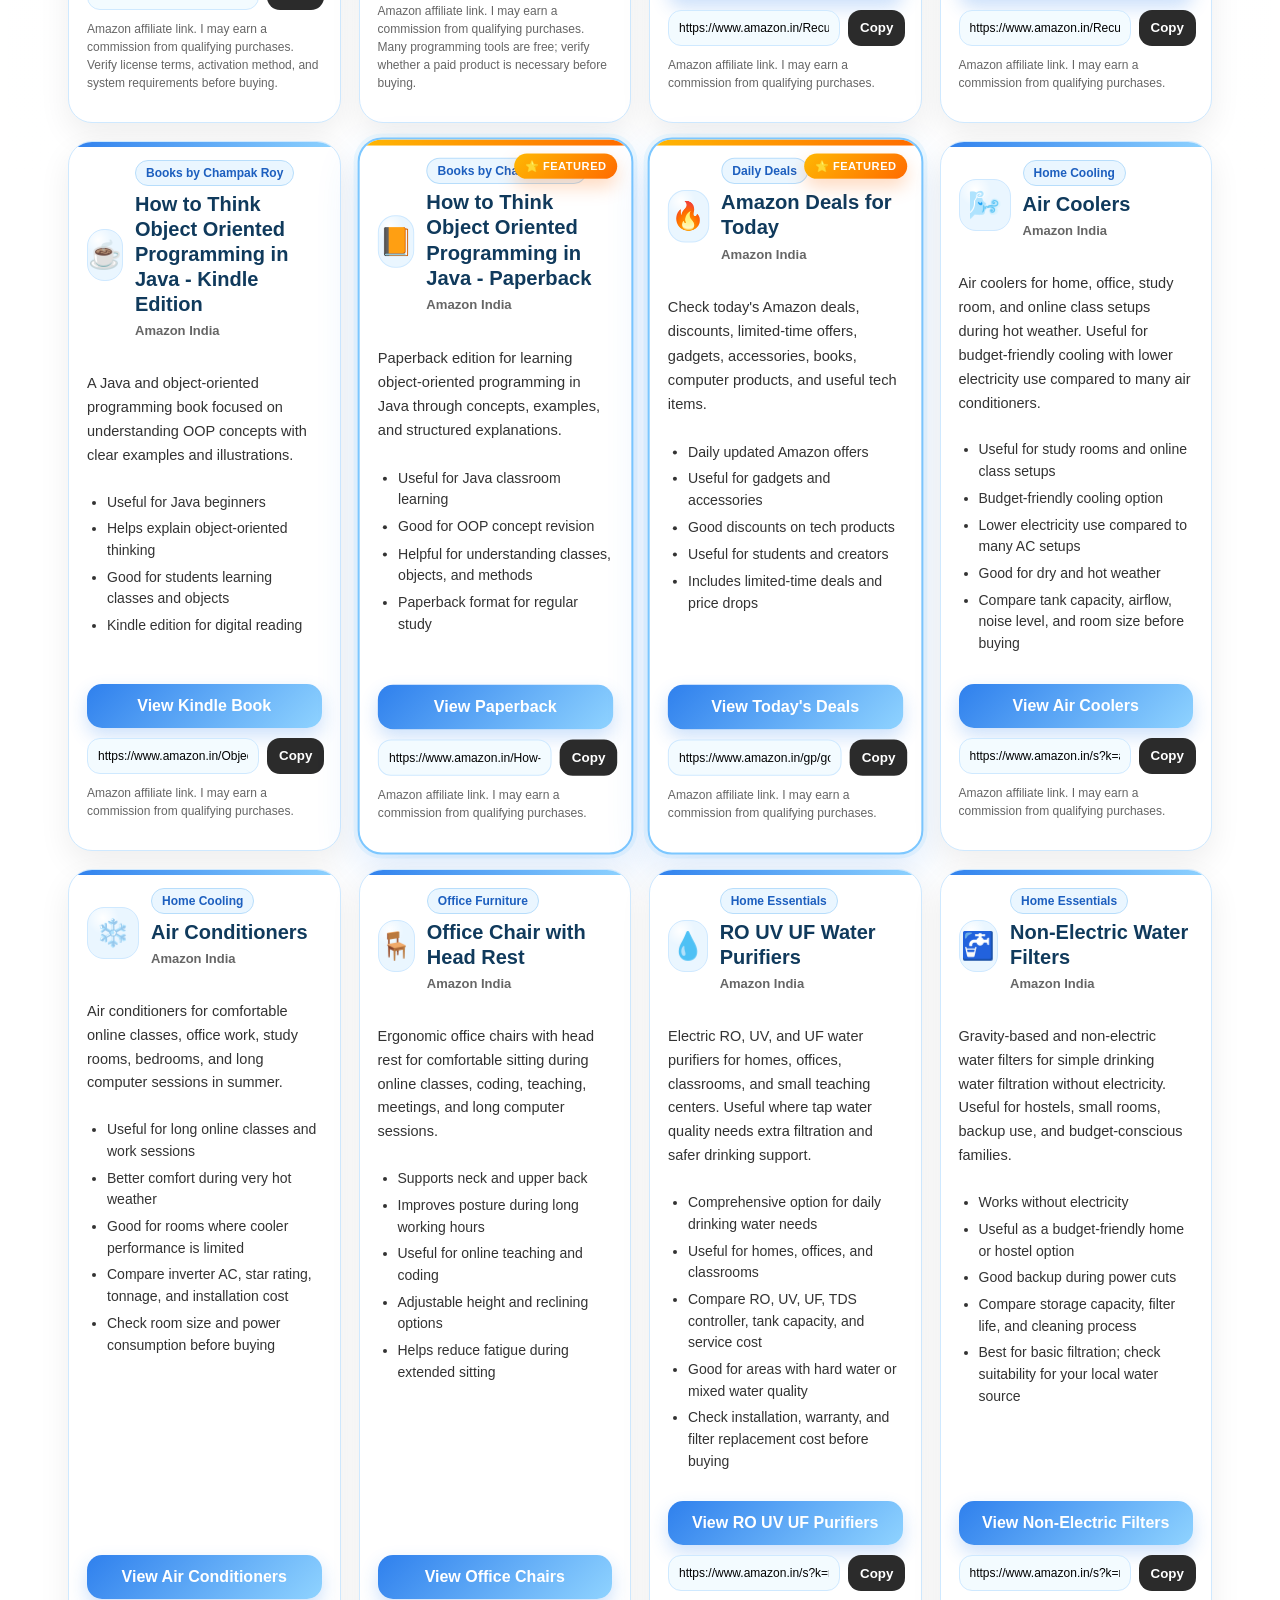
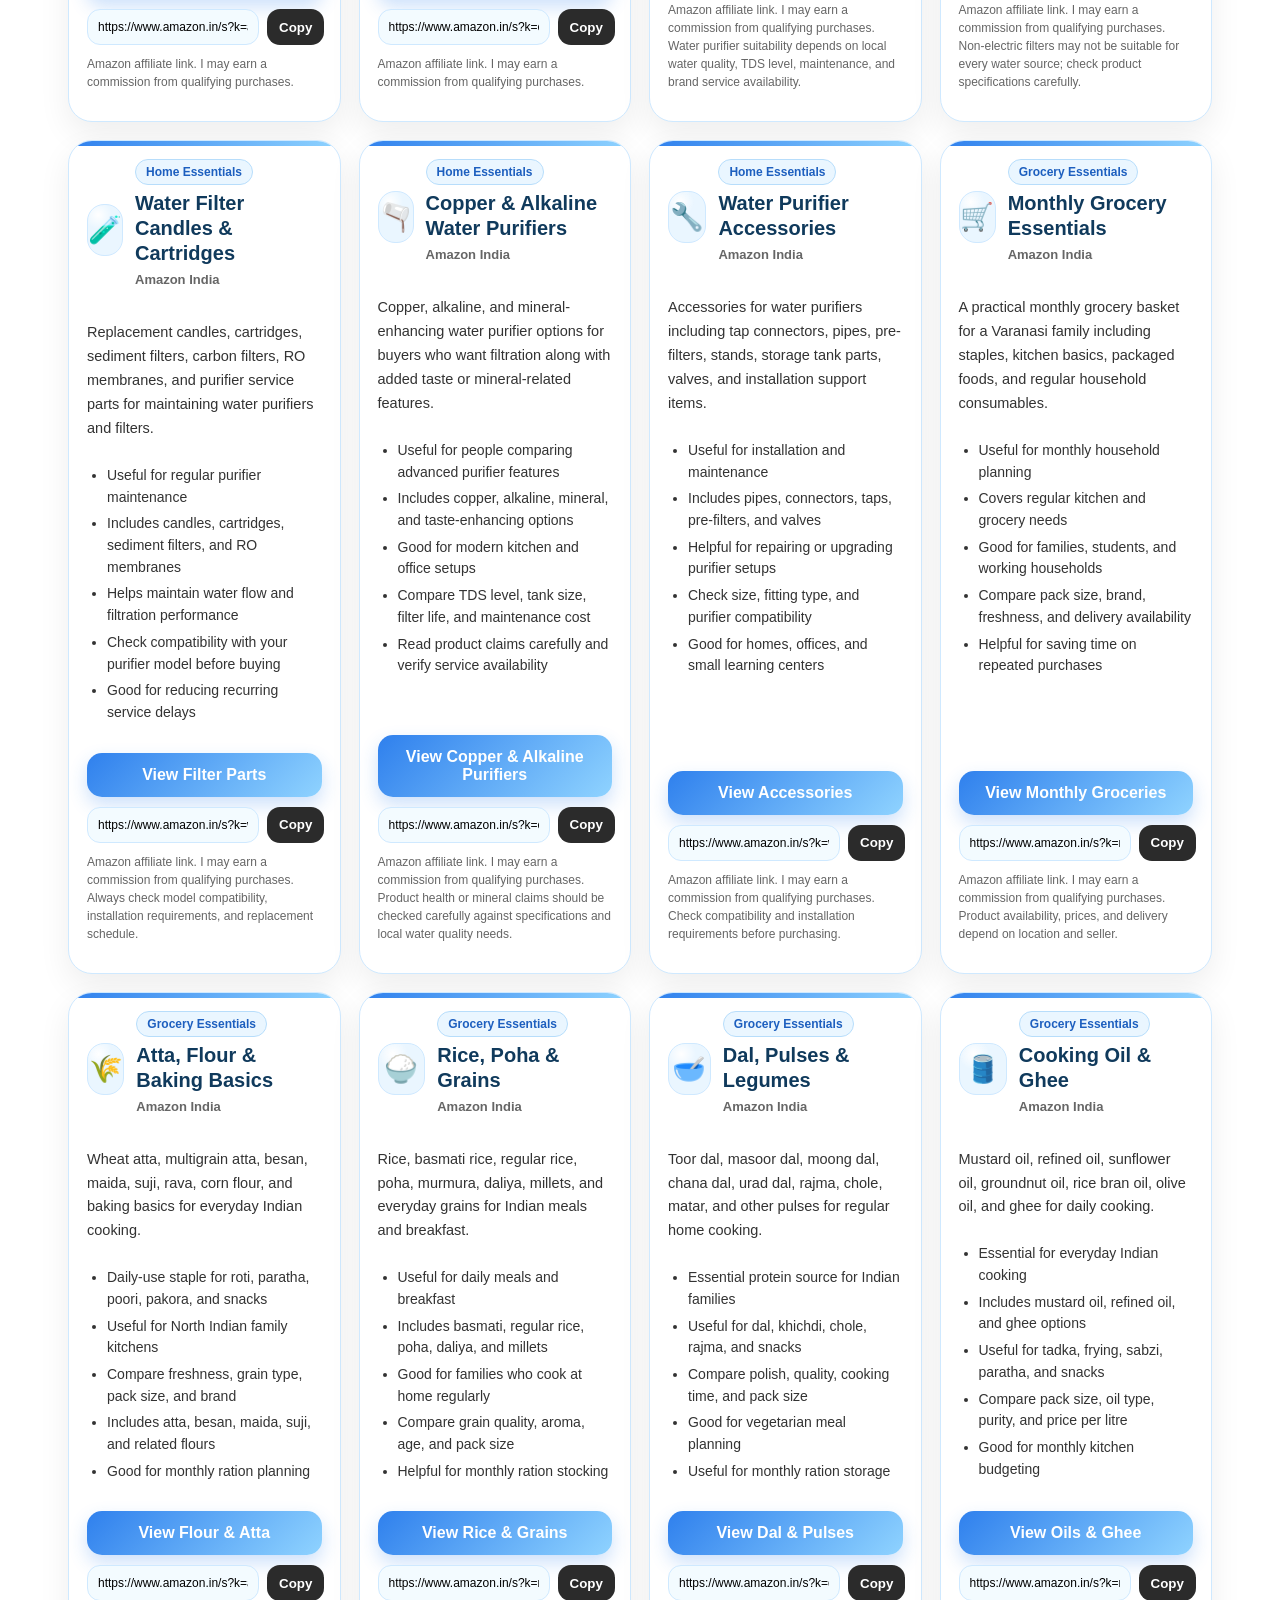
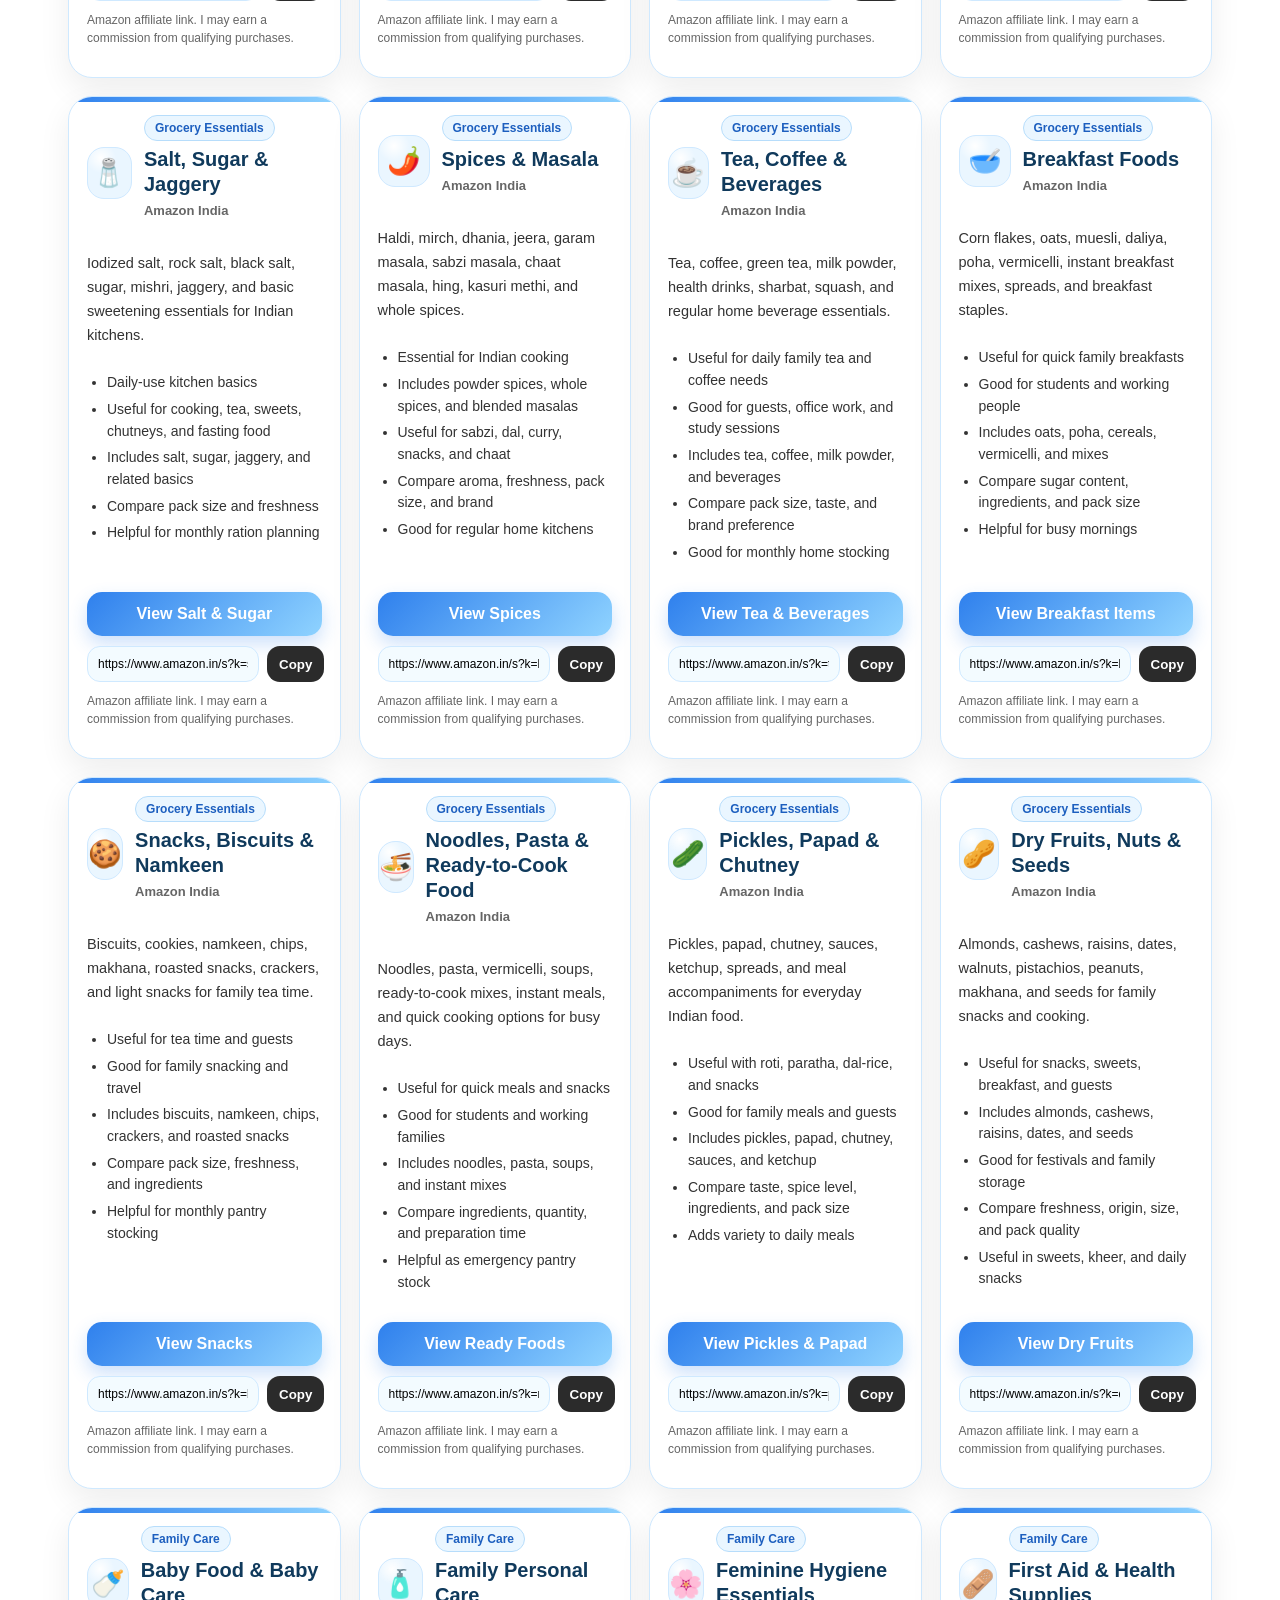
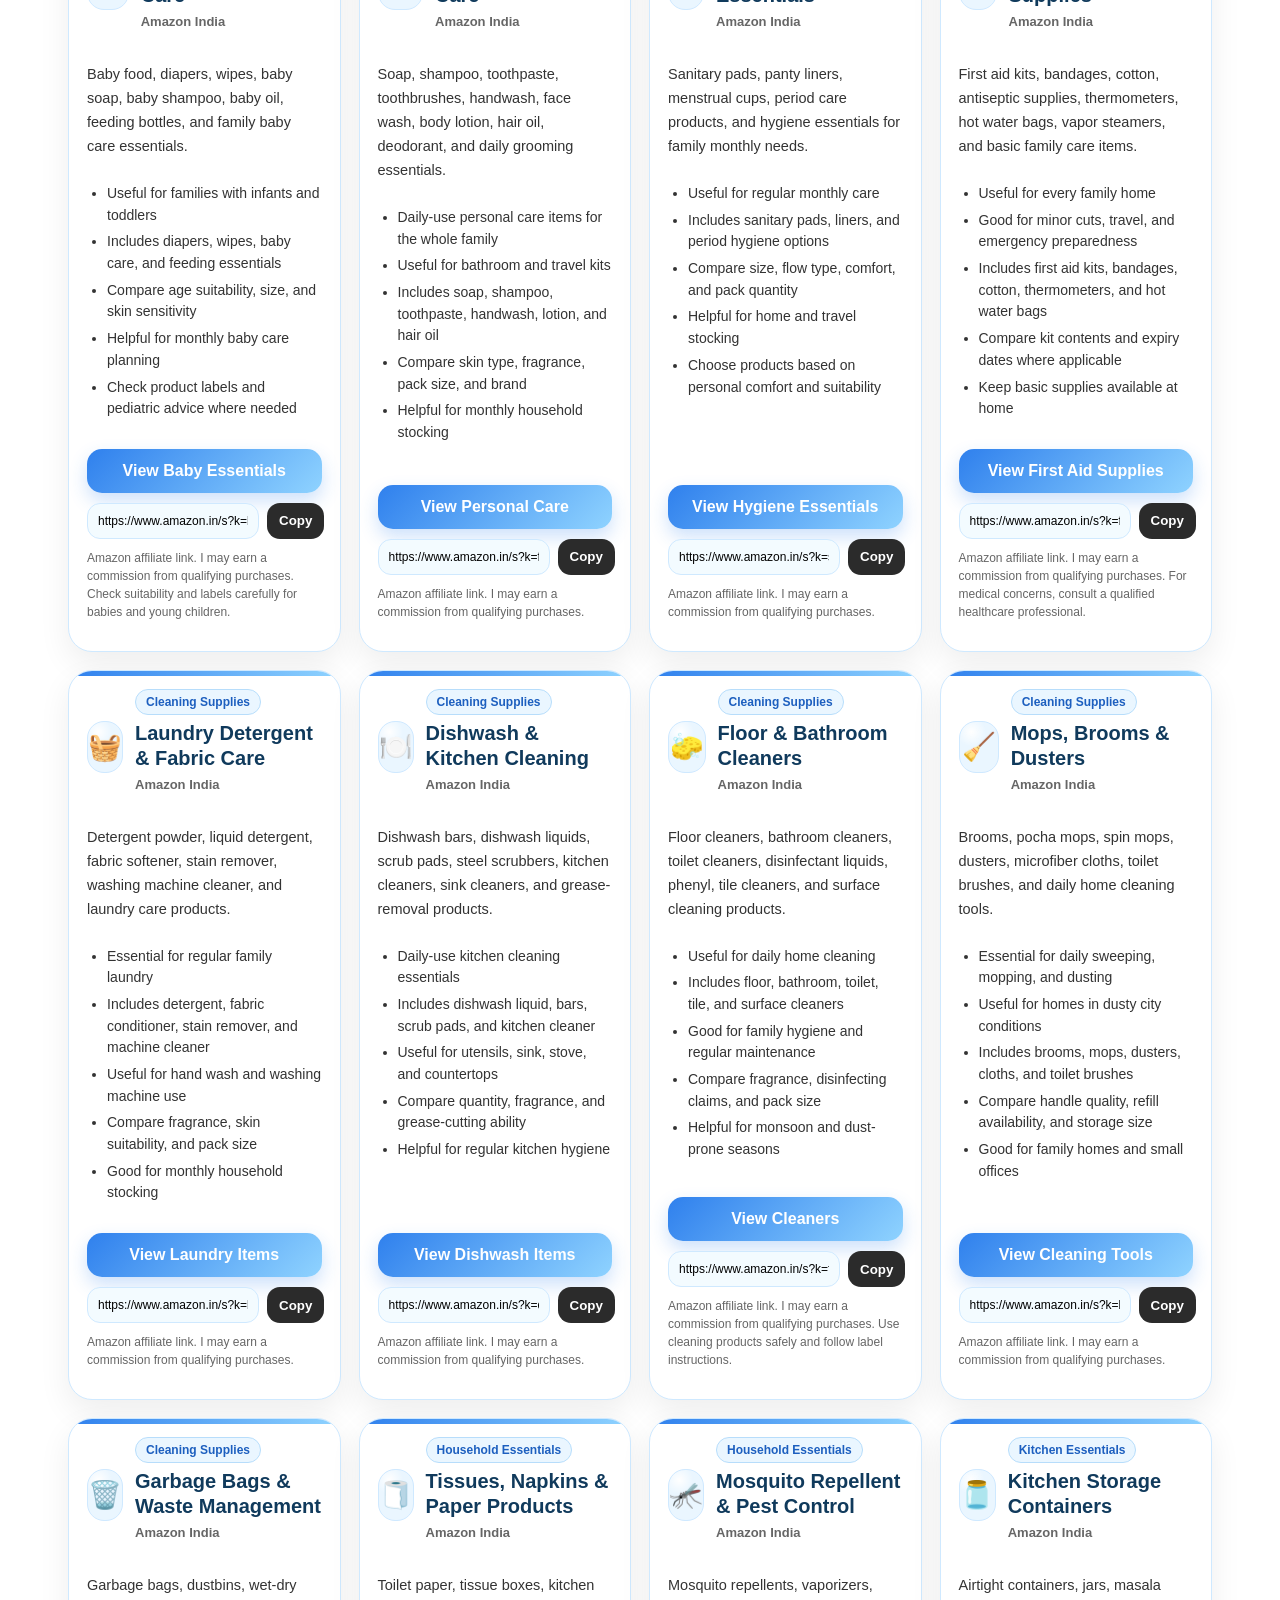
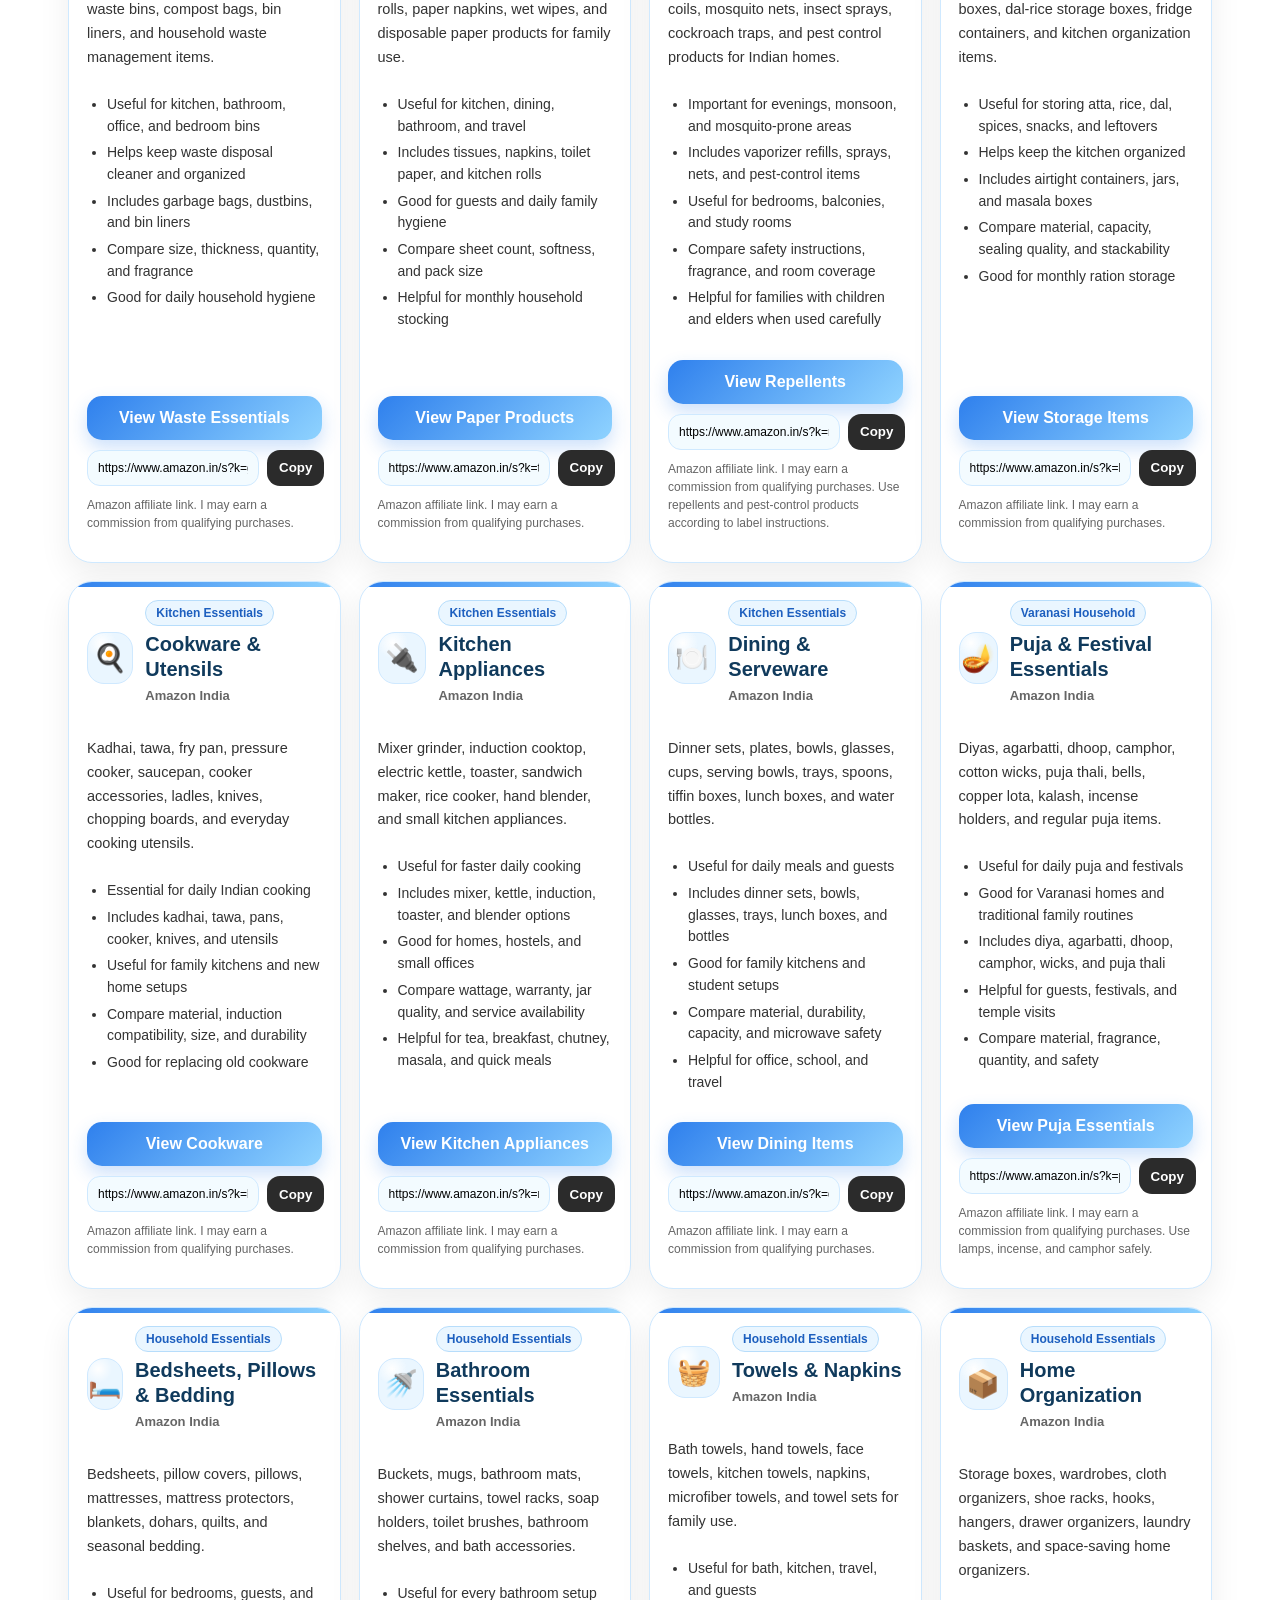
<file: protected.html>
<!doctype html>
<html lang="en">
  <head>
    <meta charset="UTF-8" />
    <meta name="viewport" content="width=device-width, initial-scale=1.0" />

    <title>Champak's Market</title>

    <style>
      #pp-affiliate-app {
        --blue: #2f80ed;
        --blue2: #8fd3ff;
        --blueDark: #1d5fbf;
        --blueSoft: #eaf6ff;
        --blueLight: #f4fbff;

        --brown: #103a5c;
        --text: #202020;
        --muted: #666;

        --card: #ffffff;
        --border: #cfe9ff;

        --shadow: 0 14px 38px rgba(22, 91, 145, 0.1);

        font-family: Arial, sans-serif;

        background:
          radial-gradient(
            circle at 10% 0%,
            rgba(47, 128, 237, 0.13),
            transparent 26%
          ),
          radial-gradient(
            circle at 90% 10%,
            rgba(143, 211, 255, 0.3),
            transparent 28%
          ),
          linear-gradient(180deg, #f4fbff, #ffffff 45%);

        color: var(--text);

        min-height: 100vh;
      }

      #pp-affiliate-app * {
        box-sizing: border-box;
      }

      .pp-wrap {
        max-width: 1180px;
        margin: auto;
        padding: 18px;
      }

      /* HERO */

      .pp-hero {
        position: relative;
        overflow: hidden;

        background:
          radial-gradient(
            circle at top left,
            rgba(255, 255, 255, 0.35),
            transparent 35%
          ),
          linear-gradient(135deg, #2f80ed, #8fd3ff);

        color: #fff;

        padding: 42px 20px;

        border-radius: 28px;

        text-align: center;

        margin-bottom: 20px;

        box-shadow: 0 18px 42px rgba(47, 128, 237, 0.24);
      }

      .pp-hero::after {
        content: "";
        position: absolute;

        width: 260px;
        height: 260px;

        border-radius: 50%;

        background: rgba(255, 255, 255, 0.14);

        right: -90px;
        top: -90px;
      }

      .pp-brand-pill {
        display: inline-flex;
        align-items: center;
        gap: 8px;

        background: rgba(255, 255, 255, 0.22);

        border: 1px solid rgba(255, 255, 255, 0.35);

        padding: 8px 13px;

        border-radius: 999px;

        font-size: 13px;
        font-weight: 800;

        margin-bottom: 14px;

        backdrop-filter: blur(8px);
      }

      .pp-hero h1 {
        margin: 0;

        font-size: clamp(30px, 5vw, 52px);

        line-height: 1.05;

        font-weight: 900;

        letter-spacing: -1px;
      }

      .pp-hero p {
        margin: 14px auto 0;

        max-width: 780px;

        font-size: 16px;

        line-height: 1.7;
      }

      /* STATS */

      .pp-stats {
        display: grid;
        grid-template-columns: repeat(3, 1fr);

        gap: 12px;

        margin: -10px auto 22px;

        position: relative;
        z-index: 2;
      }

      .pp-stat {
        background: rgba(255, 255, 255, 0.92);

        border: 1px solid var(--border);

        border-radius: 18px;

        padding: 14px;

        text-align: center;

        box-shadow: var(--shadow);
      }

      .pp-stat strong {
        display: block;

        color: var(--brown);

        font-size: 22px;
      }

      .pp-stat span {
        display: block;

        margin-top: 4px;

        color: var(--muted);

        font-size: 12px;

        font-weight: 700;
      }

      @media (max-width: 640px) {
        .pp-stats {
          grid-template-columns: 1fr;
        }
      }

      /* DISCLOSURE */

      .pp-disclosure {
        background: #fff;

        border: 1px solid var(--border);

        border-left: 7px solid var(--blue);

        border-radius: 18px;

        padding: 15px 16px;

        margin-bottom: 18px;

        box-shadow: 0 8px 24px rgba(0, 0, 0, 0.06);

        font-size: 14px;

        line-height: 1.6;
      }

      /* SEARCH */

      .pp-search-panel {
        background: rgba(255, 255, 255, 0.92);

        border: 1px solid var(--border);

        border-radius: 24px;

        padding: 16px;

        margin-bottom: 18px;

        box-shadow: var(--shadow);
      }

      .pp-search-title {
        display: flex;
        justify-content: space-between;
        align-items: center;

        gap: 12px;

        margin-bottom: 12px;
      }

      .pp-search-title h2 {
        margin: 0;

        color: var(--brown);

        font-size: 20px;
      }

      .pp-clear-btn {
        border: 1px solid var(--border);

        background: #f3fbff;

        color: var(--brown);

        border-radius: 999px;

        padding: 9px 12px;

        cursor: pointer;

        font-weight: 800;
      }

      .pp-controls {
        display: grid;
        grid-template-columns: 1fr;
        gap: 12px;
      }

      @media (min-width: 760px) {
        .pp-controls {
          grid-template-columns: 1fr 230px;
        }
      }

      .pp-search-wrap {
        position: relative;
      }

      .pp-search-icon {
        position: absolute;
        left: 14px;
        top: 50%;

        transform: translateY(-50%);

        font-size: 18px;
      }

      .pp-search,
      .pp-select {
        width: 100%;

        border: 1px solid var(--border);

        background: #fff;

        border-radius: 16px;

        padding: 14px;

        font-size: 15px;

        outline: none;
      }

      .pp-search {
        padding-left: 44px;
      }

      .pp-search:focus,
      .pp-select:focus {
        border-color: var(--blue);

        box-shadow: 0 0 0 4px rgba(47, 128, 237, 0.15);
      }

      /* RESULTS */

      .pp-results-line {
        display: flex;
        justify-content: space-between;
        align-items: center;

        gap: 12px;

        margin: 10px 2px 16px;

        color: var(--muted);

        font-size: 14px;
      }

      /* FEATURED CAROUSEL */

      .pp-highlight-section {
        margin: 0 0 22px;

        background: linear-gradient(135deg, #f3fbff, #ffffff);

        border: 1px solid var(--border);

        border-radius: 24px;

        padding: 16px;

        box-shadow: var(--shadow);
      }

      .pp-highlight-head {
        display: flex;
        justify-content: space-between;
        align-items: center;

        gap: 12px;

        margin-bottom: 14px;
      }

      .pp-highlight-head h2 {
        margin: 0;

        color: var(--brown);

        font-size: 22px;

        font-weight: 900;
      }

      .pp-carousel-btn {
        border: none;

        background: linear-gradient(135deg, var(--blue), var(--blue2));

        color: #fff;

        width: 38px;
        height: 38px;

        border-radius: 999px;

        cursor: pointer;

        font-size: 24px;

        font-weight: 900;
      }

      .pp-highlight-carousel {
        display: flex;

        gap: 16px;

        overflow-x: auto;

        scroll-behavior: smooth;

        padding: 4px 4px 10px;
      }

      .pp-highlight-carousel::-webkit-scrollbar {
        height: 8px;
      }

      .pp-highlight-carousel::-webkit-scrollbar-thumb {
        background: #cfe9ff;
        border-radius: 999px;
      }

      .pp-highlight-carousel {
        display: flex;
        gap: 18px;
        overflow-x: auto;
        scroll-behavior: smooth;
        padding: 4px 0 10px;

        scroll-snap-type: x mandatory;
      }

      .pp-highlight-carousel .pp-card {
        min-width: 100%;
        width: 100%;
        max-width: 100%;
        flex: 0 0 100%;

        scroll-snap-align: start;
      }

      /* GRID */

      .pp-grid {
        display: grid;
        grid-template-columns: repeat(auto-fit, minmax(265px, 1fr));

        gap: 18px;
      }

      /* CARD */

      .pp-card {
        position: relative;
        overflow: hidden;

        background: var(--card);

        border: 1px solid var(--border);

        border-radius: 24px;

        padding: 18px;

        box-shadow: 0 12px 32px rgba(0, 0, 0, 0.07);

        display: flex;
        flex-direction: column;

        transition: 0.22s;
      }

      .pp-card::before {
        content: "";

        position: absolute;

        inset: 0 0 auto 0;

        height: 5px;

        background: linear-gradient(90deg, var(--blue), var(--blue2));
      }

      .pp-card:hover {
        transform: translateY(-5px);

        border-color: #89c9f8;

        box-shadow: 0 18px 42px rgba(0, 0, 0, 0.12);
      }

      /* FEATURED */

      .pp-highlight {
        position: absolute;

        top: 14px;
        right: 14px;

        background: linear-gradient(135deg, #ffb703, #ff6b00);

        color: #fff;

        font-size: 11px;

        font-weight: 900;

        padding: 6px 10px;

        border-radius: 999px;

        letter-spacing: 0.5px;

        box-shadow: 0 8px 18px rgba(255, 107, 0, 0.25);

        z-index: 5;
      }

      .pp-card-highlighted {
        border: 2px solid #7cc7ff !important;

        transform: scale(1.01);

        box-shadow:
          0 18px 42px rgba(47, 128, 237, 0.16),
          0 0 0 4px rgba(143, 211, 255, 0.15);
      }

      .pp-card-highlighted::before {
        height: 6px;

        background: linear-gradient(90deg, #ffb703, #ff6b00);
      }

      /* TOP */

      .pp-card-top {
        display: flex;
        align-items: center;

        gap: 12px;

        margin-bottom: 10px;
      }

      .pp-icon {
        width: 52px;
        height: 52px;

        border-radius: 17px;

        background:
          radial-gradient(circle at 30% 20%, #ffffff, transparent 30%),
          var(--blueSoft);

        display: grid;
        place-items: center;

        font-size: 27px;

        border: 1px solid #cfe9ff;
      }

      .pp-tag {
        display: inline-block;

        background: var(--blueSoft);

        color: #1d5fbf;

        border: 1px solid #b7ddfb;

        padding: 5px 10px;

        border-radius: 999px;

        font-size: 12px;

        font-weight: 800;

        margin-bottom: 6px;
      }

      .pp-title {
        margin: 0;

        color: var(--brown);

        font-size: 20px;

        line-height: 1.25;

        font-weight: 900;
      }

      .pp-provider {
        margin-top: 6px;

        color: var(--muted);

        font-size: 13px;

        font-weight: 700;
      }

      .pp-desc {
        color: #333;

        font-size: 14.5px;

        line-height: 1.65;

        margin: 11px 0;
      }

      .pp-benefits {
        margin: 8px 0 12px;

        padding-left: 20px;

        color: #333;

        font-size: 14px;

        line-height: 1.55;
      }

      .pp-benefits li {
        margin: 5px 0;
      }

      .pp-spacer {
        flex: 1;
      }

      /* BUTTON */

      .pp-btn {
        display: inline-block;
        width: 100%;

        text-align: center;

        background: linear-gradient(135deg, var(--blue), #8fd3ff);

        color: #fff !important;

        text-decoration: none !important;

        border-radius: 15px;

        padding: 13px 14px;

        font-weight: 900;

        margin-top: 12px;

        box-shadow: 0 8px 18px rgba(47, 128, 237, 0.24);

        transition: 0.2s;
      }

      .pp-btn:hover {
        background: linear-gradient(135deg, var(--blueDark), #2f80ed);

        transform: translateY(-1px);
      }

      /* COPY */

      .pp-copy-row {
        display: flex;

        gap: 8px;

        margin-top: 10px;
      }

      .pp-copy-input {
        flex: 1;

        border: 1px solid var(--border);

        border-radius: 13px;

        padding: 10px;

        font-size: 12px;

        background: #f3fbff;
      }

      .pp-copy-btn {
        border: none;

        background: #2b2b2b;

        color: #fff;

        border-radius: 13px;

        padding: 10px 12px;

        cursor: pointer;

        font-weight: 800;
      }

      .pp-mini {
        font-size: 12px;

        color: var(--muted);

        line-height: 1.5;

        margin-top: 10px;
      }

      .pp-empty,
      .pp-loading,
      .pp-error {
        text-align: center;

        padding: 30px 18px;

        background: #fff;

        border: 1px solid var(--border);

        border-radius: 20px;

        color: var(--muted);

        box-shadow: 0 8px 22px rgba(0, 0, 0, 0.05);

        line-height: 1.6;
      }

      .pp-footer {
        text-align: center;

        color: var(--muted);

        font-size: 13px;

        line-height: 1.6;

        margin: 28px 0 10px;

        padding: 18px;

        border-top: 1px solid var(--border);
      }
    </style>
  </head>

  <body>
    <div id="pp-affiliate-app">
      <div class="pp-wrap">
        <section class="pp-hero">
          <div class="pp-brand-pill">🛒 Programmers Picnic Picks</div>

          <h1>Champak's Market</h1>

          <p>
            Useful tools, gadgets, books, apps, services, and learning resources
            recommended by Programmers Picnic AI-ML Classes by Champak Roy.
          </p>
        </section>

        <div class="pp-stats">
          <div class="pp-stat">
            <strong id="ppTotalCount">0</strong>
            <span>Total Links</span>
          </div>

          <div class="pp-stat">
            <strong id="ppCategoryCount">0</strong>
            <span>Categories</span>
          </div>

          <div class="pp-stat">
            <strong id="ppVisibleCount">0</strong>
            <span>Showing Now</span>
          </div>
        </div>

        <div class="pp-disclosure">
          <strong>Disclosure:</strong>
          Some links are affiliate/referral links. I may earn a commission at no
          extra cost to you.
        </div>

        <div class="pp-search-panel">
          <div class="pp-search-title">
            <h2>Find a useful link</h2>

            <button id="ppClearSearch" class="pp-clear-btn">
              Clear Search
            </button>
          </div>

          <div class="pp-controls">
            <div class="pp-search-wrap">
              <span class="pp-search-icon">🔎</span>

              <input
                id="ppSearch"
                class="pp-search"
                type="search"
                placeholder="Search..."
              />
            </div>

            <select id="ppCategory" class="pp-select">
              <option value="all">All categories</option>
            </select>
          </div>
        </div>

        <div class="pp-results-line">
          <span id="ppResultText">Loading...</span>
          <span id="ppFilterText">All categories</span>
        </div>

        <!-- FEATURED -->

        <div
          id="ppHighlightSection"
          class="pp-highlight-section"
          style="display: none"
        >
          <div class="pp-highlight-head">
            <h2>Featured Picks</h2>

            <div>
              <button id="ppPrevHighlight" class="pp-carousel-btn">‹</button>

              <button id="ppNextHighlight" class="pp-carousel-btn">›</button>
            </div>
          </div>

          <div id="ppHighlightCarousel" class="pp-highlight-carousel"></div>
        </div>

        <div id="ppStatus" class="pp-loading">Loading affiliate links...</div>

        <div id="ppGrid" class="pp-grid"></div>

        <div class="pp-footer">
          © 2026 Programmers Picnic AI-ML Classes by Champak Roy
          <br />
          learnwithchampak.live
        </div>
      </div>

      <script>
        const JSON_URL =
          "https://programmer-s-picnic.github.io/json-images/links/affiliate-links.json";

        const ppGrid = document.getElementById("ppGrid");

        const ppStatus = document.getElementById("ppStatus");

        const ppSearch = document.getElementById("ppSearch");

        const ppCategory = document.getElementById("ppCategory");

        const ppClearSearch = document.getElementById("ppClearSearch");

        const ppResultText = document.getElementById("ppResultText");

        const ppFilterText = document.getElementById("ppFilterText");

        const ppTotalCount = document.getElementById("ppTotalCount");

        const ppCategoryCount = document.getElementById("ppCategoryCount");

        const ppVisibleCount = document.getElementById("ppVisibleCount");

        const ppHighlightSection =
          document.getElementById("ppHighlightSection");

        const ppHighlightCarousel = document.getElementById(
          "ppHighlightCarousel",
        );

        const ppPrevHighlight = document.getElementById("ppPrevHighlight");

        const ppNextHighlight = document.getElementById("ppNextHighlight");

        let ppItems = [];

        function safeText(value) {
          return String(value || "")
            .replace(/&/g, "&amp;")
            .replace(/</g, "&lt;")
            .replace(/>/g, "&gt;")
            .replace(/"/g, "&quot;")
            .replace(/'/g, "&#039;");
        }

        function createBenefitList(benefits) {
          if (!Array.isArray(benefits) || !benefits.length) {
            return "";
          }

          const cleaned = benefits.filter(
            (item) => !String(item).toLowerCase().includes("#highlight"),
          );

          return `
    <ul class="pp-benefits">
      ${cleaned
        .map(
          (item) => `
        <li>${safeText(item)}</li>
      `,
        )
        .join("")}
    </ul>
  `;
        }

        function getCategories(items) {
          return Array.from(
            new Set(items.map((item) => item.category).filter(Boolean)),
          ).sort();
        }

        function renderCategories(items) {
          const categories = getCategories(items);

          ppCategory.innerHTML = `<option value="all">All categories</option>`;

          categories.forEach((cat) => {
            const option = document.createElement("option");

            option.value = cat;
            option.textContent = cat;

            ppCategory.appendChild(option);
          });

          ppCategoryCount.textContent = categories.length;
        }

        function createCard(item, isHighlighted) {
          const card = document.createElement("article");

          card.className = isHighlighted
            ? "pp-card pp-card-highlighted"
            : "pp-card";

          const url = safeText(item.url);

          const title = safeText(item.title);

          const buttonText = safeText(item.buttonText || "Open");

          const provider = item.provider
            ? `<p class="pp-provider">${safeText(item.provider)}</p>`
            : "";

          card.innerHTML = `

    ${
      isHighlighted
        ? `
      <div class="pp-highlight">
        ⭐ FEATURED
      </div>
    `
        : ""
    }

    <div class="pp-card-top">

      <div class="pp-icon">
        ${safeText(item.icon || "🔗")}
      </div>

      <div>

        <span class="pp-tag">
          ${safeText(item.category || "Recommended")}
        </span>

        <h2 class="pp-title">
          ${title}
        </h2>

        ${provider}

      </div>

    </div>

    <p class="pp-desc">
      ${safeText(item.description)}
    </p>

    ${createBenefitList(item.benefits)}

    <div class="pp-spacer"></div>

    <a
      class="pp-btn"
      href="${url}"
      target="_blank"
      rel="nofollow sponsored noopener"
    >
      ${buttonText}
    </a>

    <div class="pp-copy-row">

      <input
        class="pp-copy-input"
        value="${url}"
        readonly
      />

      <button
        class="pp-copy-btn"
        data-copy="${url}"
      >
        Copy
      </button>

    </div>

    <p class="pp-mini">
      ${safeText(item.disclaimer || "Affiliate/referral link.")}
    </p>
  `;

          return card;
        }

        function renderItems() {
          const searchTerm = ppSearch.value.toLowerCase().trim();

          const selectedCategory = ppCategory.value;

          const filtered = ppItems.filter((item) => {
            const searchableText = [
              item.title,
              item.category,
              item.description,
              item.provider,
              item.url,
              item.buttonText,
              item.disclaimer,
              ...(item.benefits || []),
            ]
              .join(" ")
              .toLowerCase();

            const matchesSearch = searchableText.includes(searchTerm);

            const matchesCategory =
              selectedCategory === "all" || item.category === selectedCategory;

            return matchesSearch && matchesCategory;
          });

          const highlightedItems = filtered
            .filter((item) =>
              (item.benefits || []).some((b) =>
                String(b).toLowerCase().includes("#highlight"),
              ),
            )
            .slice(0, 3);

          /* FEATURED CAROUSEL */

          ppHighlightCarousel.innerHTML = "";

          if (highlightedItems.length > 0) {
            ppHighlightSection.style.display = "block";

            highlightedItems.forEach((item) => {
              ppHighlightCarousel.appendChild(createCard(item, true));
            });
          } else {
            ppHighlightSection.style.display = "none";
          }

          /* GRID */

          ppGrid.innerHTML = "";

          ppVisibleCount.textContent = filtered.length;

          ppResultText.innerHTML = `<strong>${filtered.length}</strong> links found`;

          ppFilterText.textContent =
            selectedCategory === "all" ? "All categories" : selectedCategory;

          if (filtered.length === 0) {
            ppStatus.className = "pp-empty";

            ppStatus.style.display = "block";

            ppStatus.innerHTML = `
      <strong>No links found.</strong>
      Try another keyword.
    `;

            return;
          }

          ppStatus.style.display = "none";

          filtered.forEach((item) => {
            const isHighlighted = highlightedItems.includes(item);

            ppGrid.appendChild(createCard(item, isHighlighted));
          });
        }

        async function loadAffiliateLinks() {
          try {
            const response = await fetch(JSON_URL, {
              cache: "no-store",
            });

            if (!response.ok) {
              throw new Error("Could not load JSON");
            }

            const data = await response.json();

            ppItems = Array.isArray(data.items) ? data.items : [];

            ppTotalCount.textContent = ppItems.length;

            renderCategories(ppItems);

            renderItems();
          } catch (error) {
            ppStatus.className = "pp-error";

            ppStatus.style.display = "block";

            ppStatus.innerHTML = `
      <strong>Could not load links.</strong>
      Check JSON URL.
    `;
          }
        }

        document.addEventListener("click", async function (event) {
          const button = event.target.closest(".pp-copy-btn");

          if (!button) return;

          const text = button.getAttribute("data-copy");

          try {
            await navigator.clipboard.writeText(text);

            const oldText = button.textContent;

            button.textContent = "Copied!";

            setTimeout(() => {
              button.textContent = oldText;
            }, 1200);
          } catch (error) {
            alert("Copy failed. Please copy manually.");
          }
        });

        ppClearSearch.addEventListener("click", function () {
          ppSearch.value = "";
          ppCategory.value = "all";

          renderItems();

          ppSearch.focus();
        });

        ppSearch.addEventListener("input", renderItems);

        ppCategory.addEventListener("change", renderItems);

        /* CAROUSEL */

        ppPrevHighlight.addEventListener("click", function () {
          ppHighlightCarousel.scrollBy({
            left: -660,
            behavior: "smooth",
          });
        });

        ppNextHighlight.addEventListener("click", function () {
          ppHighlightCarousel.scrollBy({
            left: 660,
            behavior: "smooth",
          });
        });

        loadAffiliateLinks();
      </script>
    </div>
  </body>
</html>
</file>
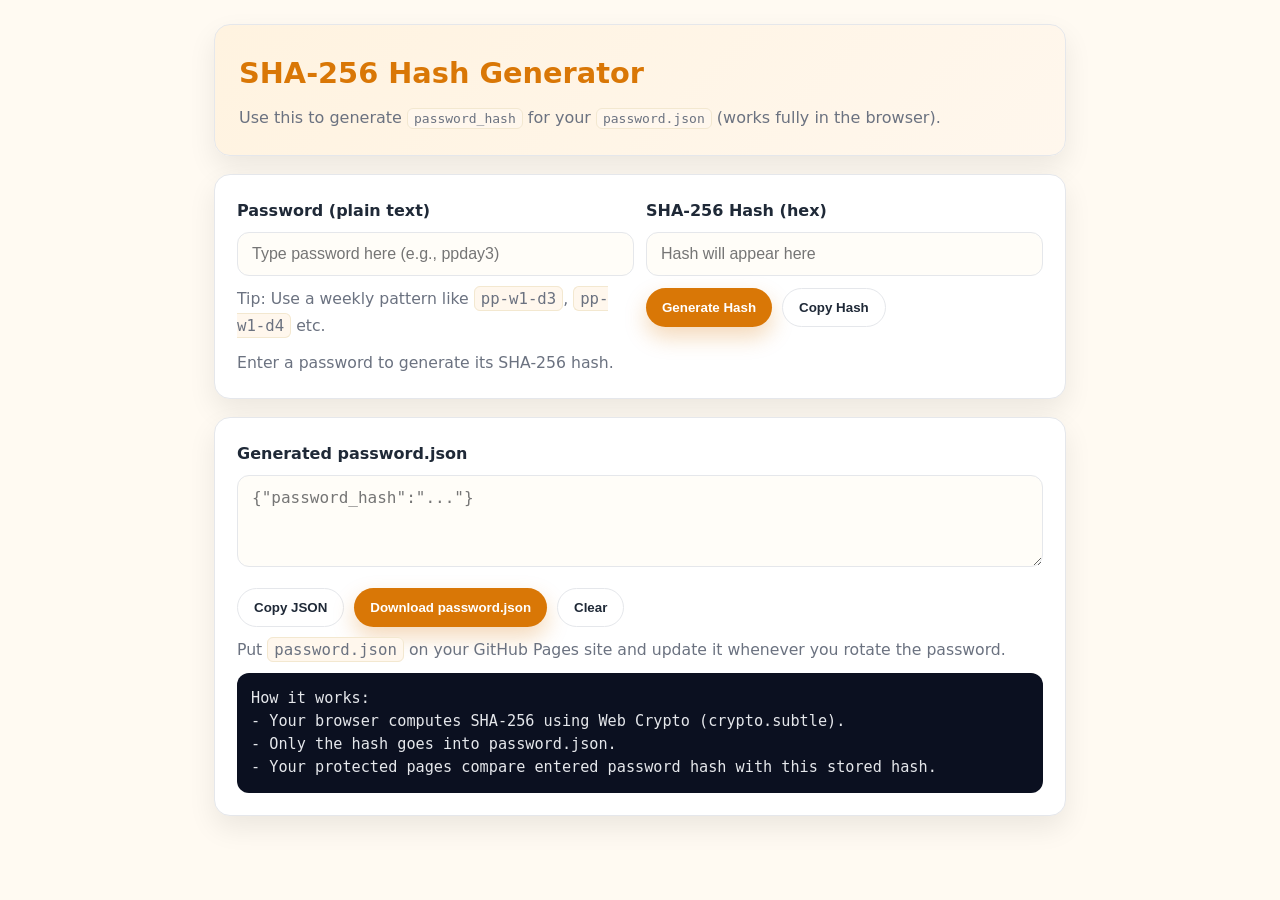
<file: pwd.html>
<!DOCTYPE html>
<html lang="en">

<head>
  <meta charset="UTF-8" />
  <meta name="viewport" content="width=device-width, initial-scale=1.0" />
  <title>SHA-256 Hash Generator – Programmer’s Picnic</title>
  <meta name="description"
    content="Offline SHA-256 hash generator (browser-based) for Programmer’s Picnic password.json." />

  <style>
    :root {
      --bg: #fffaf2;
      --card: #ffffff;
      --ink: #1f2937;
      --muted: #6b7280;
      --accent: #d97706;
      --border: #e5e7eb;
      --shadow: 0 12px 28px rgba(0, 0, 0, .08);
      --r: 16px;
    }

    * {
      box-sizing: border-box
    }

    body {
      margin: 0;
      font-family: system-ui, -apple-system, Segoe UI, Roboto, Arial, sans-serif;
      background: var(--bg);
      color: var(--ink);
      line-height: 1.7;
    }

    .container {
      max-width: 900px;
      margin: auto;
      padding: 24px;
    }

    header {
      background: linear-gradient(135deg, #fff3e0, #fff7ed);
      border: 1px solid var(--border);
      border-radius: var(--r);
      box-shadow: var(--shadow);
      padding: 24px;
      margin-bottom: 18px;
    }

    header h1 {
      margin: 0 0 6px;
      color: var(--accent);
      font-size: 1.8rem;
    }

    header p {
      margin: 0;
      color: var(--muted);
    }

    section {
      background: var(--card);
      border: 1px solid var(--border);
      border-radius: var(--r);
      box-shadow: var(--shadow);
      padding: 22px;
      margin-bottom: 18px;
    }

    label {
      display: block;
      font-weight: 600;
      margin-bottom: 8px;
    }

    input[type="text"],
    input[type="text"],
    textarea {
      width: 100%;
      border: 1px solid var(--border);
      border-radius: 12px;
      padding: 12px 14px;
      font-size: 1rem;
      outline: none;
      background: #fffdf8;
    }

    textarea {
      min-height: 92px;
      resize: vertical;
    }

    .row {
      display: grid;
      grid-template-columns: 1fr 1fr;
      gap: 12px;
    }

    @media(max-width:720px) {
      .row {
        grid-template-columns: 1fr;
      }
    }

    .btns {
      display: flex;
      flex-wrap: wrap;
      gap: 10px;
      margin-top: 12px;
    }

    button {
      border: none;
      border-radius: 999px;
      padding: 11px 16px;
      font-weight: 700;
      cursor: pointer;
      background: var(--accent);
      color: #fff;
      box-shadow: 0 10px 22px rgba(217, 119, 6, .28);
    }

    button.secondary {
      background: #fff;
      color: var(--ink);
      border: 1px solid var(--border);
      box-shadow: none;
    }

    .hint {
      margin-top: 10px;
      color: var(--muted);
      font-size: .98rem;
    }

    code.inline {
      background: #fff7ed;
      padding: 2px 6px;
      border-radius: 6px;
      border: 1px solid #f3e8d0;
    }

    pre {
      margin: 10px 0 0;
      background: #0b1020;
      color: #e5e7eb;
      padding: 14px;
      border-radius: 12px;
      overflow: auto;
      font-size: .95rem;
      line-height: 1.5;
    }

    .ok {
      color: #065f46;
      font-weight: 700;
    }

    .err {
      color: #b91c1c;
      font-weight: 700;
    }
  </style>
</head>

<body>
  <div class="container">
    <header>
      <h1>SHA-256 Hash Generator</h1>
      <p>Use this to generate <code class="inline">password_hash</code> for your <code
          class="inline">password.json</code> (works fully in the browser).</p>
    </header>

    <section>
      <div class="row">
        <div>
          <label for="pwd">Password (plain text)</label>
          <input id="pwd" type="text" placeholder="Type password here (e.g., ppday3)" autocomplete="new-password" />
          <div class="hint">Tip: Use a weekly pattern like <code class="inline">pp-w1-d3</code>, <code
              class="inline">pp-w1-d4</code> etc.</div>
        </div>
        <div>
          <label for="hash">SHA-256 Hash (hex)</label>
          <input id="hash" type="text" placeholder="Hash will appear here" readonly />
          <div class="btns">
            <button id="btnHash">Generate Hash</button>
            <button id="btnCopyHash" class="secondary">Copy Hash</button>
          </div>
        </div>
      </div>

      <div class="hint" id="status"></div>
    </section>

    <section>
      <label for="jsonOut">Generated password.json</label>
      <textarea id="jsonOut" readonly placeholder='{"password_hash":"..."}'></textarea>
      <div class="btns">
        <button id="btnCopyJson" class="secondary">Copy JSON</button>
        <button id="btnDownload">Download password.json</button>
        <button id="btnClear" class="secondary">Clear</button>
      </div>
      <div class="hint">
        Put <code class="inline">password.json</code> on your GitHub Pages site and update it whenever you rotate the
        password.
      </div>
      <pre id="notes">How it works:
- Your browser computes SHA-256 using Web Crypto (crypto.subtle).
- Only the hash goes into password.json.
- Your protected pages compare entered password hash with this stored hash.</pre>
    </section>
  </div>

  <script>
    const $ = (id) => document.getElementById(id);

    async function sha256Hex(text) {
      const enc = new TextEncoder();
      const data = enc.encode(text);
      const buf = await crypto.subtle.digest("SHA-256", data);
      const arr = Array.from(new Uint8Array(buf));
      return arr.map(b => b.toString(16).padStart(2, "0")).join("");
    }

    function setStatus(msg, kind) {
      const s = $("status");
      s.textContent = msg;
      s.className = "hint " + (kind || "");
    }

    function buildJson(hash) {
      return JSON.stringify({ password_hash: hash }, null, 2);
    }

    async function generate() {
      const pwd = $("pwd").value;
      if (!pwd) {
        setStatus("Please enter a password first.", "err");
        return;
      }
      try {
        const hash = await sha256Hex(pwd);
        $("hash").value = hash;
        $("jsonOut").value = buildJson(hash);
        setStatus("Hash generated successfully.", "ok");
      } catch (e) {
        console.error(e);
        setStatus("Unable to generate hash. Your browser may not support Web Crypto.", "err");
      }
    }

    async function copyText(text) {
      await navigator.clipboard.writeText(text);
    }

    $("btnHash").addEventListener("click", generate);

    // Auto-generate as user types (optional but helpful)
    $("pwd").addEventListener("input", () => {
      // keep it lightweight: only generate if length >= 3
      if ($("pwd").value.length >= 3) generate();
      else {
        $("hash").value = "";
        $("jsonOut").value = "";
        setStatus("Type at least 3 characters to auto-generate.", "");
      }
    });

    $("btnCopyHash").addEventListener("click", async () => {
      const hash = $("hash").value;
      if (!hash) return setStatus("No hash to copy.", "err");
      try {
        await copyText(hash);
        setStatus("Hash copied to clipboard.", "ok");
      } catch (e) {
        setStatus("Clipboard copy failed (browser permission).", "err");
      }
    });

    $("btnCopyJson").addEventListener("click", async () => {
      const json = $("jsonOut").value;
      if (!json) return setStatus("No JSON to copy.", "err");
      try {
        await copyText(json);
        setStatus("JSON copied to clipboard.", "ok");
      } catch (e) {
        setStatus("Clipboard copy failed (browser permission).", "err");
      }
    });

    $("btnDownload").addEventListener("click", () => {
      const json = $("jsonOut").value;
      if (!json) return setStatus("Generate a hash first, then download.", "err");
      const blob = new Blob([json], { type: "application/json" });
      const url = URL.createObjectURL(blob);
      const a = document.createElement("a");
      a.href = url;
      a.download = "password.json";
      document.body.appendChild(a);
      a.click();
      a.remove();
      URL.revokeObjectURL(url);
      setStatus("Downloaded password.json", "ok");
    });

    $("btnClear").addEventListener("click", () => {
      $("pwd").value = "";
      $("hash").value = "";
      $("jsonOut").value = "";
      setStatus("Cleared.", "");
    });

    // Initial status
    setStatus("Enter a password to generate its SHA-256 hash.", "");
  </script>
</body>

</html>
</file>
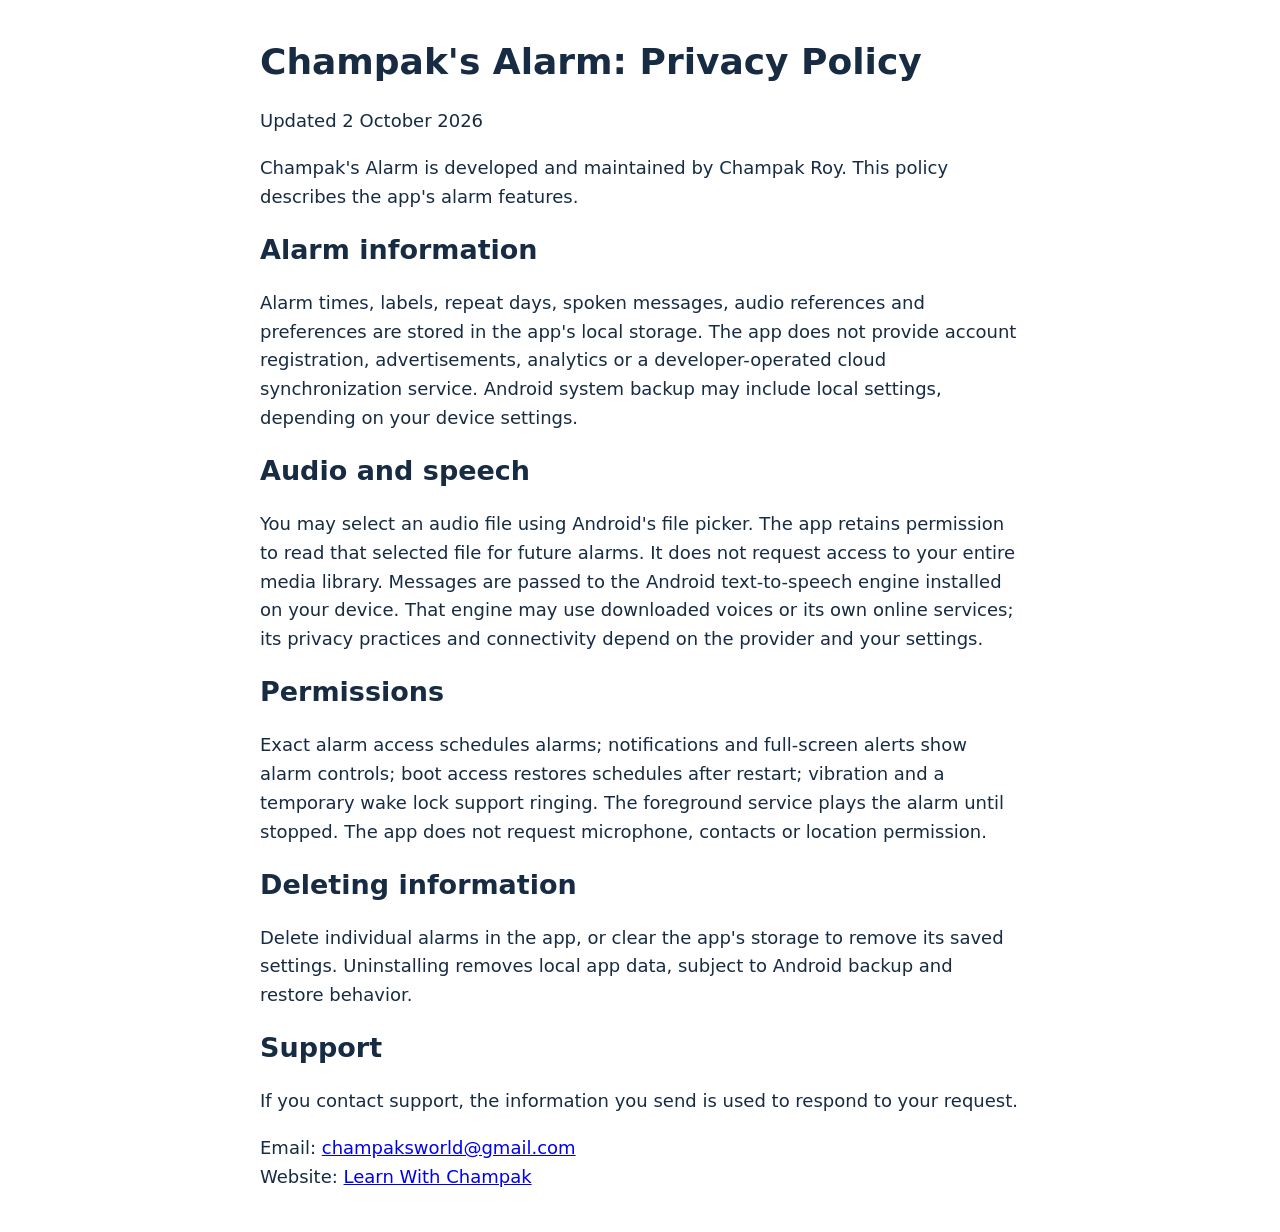
<file: alarm/privacy.html>
<!doctype html><html lang="en"><meta charset="utf-8"><meta name="viewport" content="width=device-width,initial-scale=1"><title>Champak's Alarm — Privacy Policy</title><style>body{font:18px/1.6 system-ui;max-width:760px;margin:40px auto;padding:0 20px;color:#172b43}h1,h2{line-height:1.2}</style><main><h1>Champak's Alarm: Privacy Policy</h1><p>Updated 2 October 2026</p><p>Champak's Alarm is developed and maintained by Champak Roy. This policy describes the app's alarm features.</p><h2>Alarm information</h2><p>Alarm times, labels, repeat days, spoken messages, audio references and preferences are stored in the app's local storage. The app does not provide account registration, advertisements, analytics or a developer-operated cloud synchronization service. Android system backup may include local settings, depending on your device settings.</p><h2>Audio and speech</h2><p>You may select an audio file using Android's file picker. The app retains permission to read that selected file for future alarms. It does not request access to your entire media library. Messages are passed to the Android text-to-speech engine installed on your device. That engine may use downloaded voices or its own online services; its privacy practices and connectivity depend on the provider and your settings.</p><h2>Permissions</h2><p>Exact alarm access schedules alarms; notifications and full-screen alerts show alarm controls; boot access restores schedules after restart; vibration and a temporary wake lock support ringing. The foreground service plays the alarm until stopped. The app does not request microphone, contacts or location permission.</p><h2>Deleting information</h2><p>Delete individual alarms in the app, or clear the app's storage to remove its saved settings. Uninstalling removes local app data, subject to Android backup and restore behavior.</p><h2>Support</h2><p>If you contact support, the information you send is used to respond to your request.</p><p>Email: <a href="mailto:champaksworld@gmail.com">champaksworld@gmail.com</a><br>Website: <a href="https://www.learnwithchampak.live/">Learn With Champak</a></p></main></html>
</file>
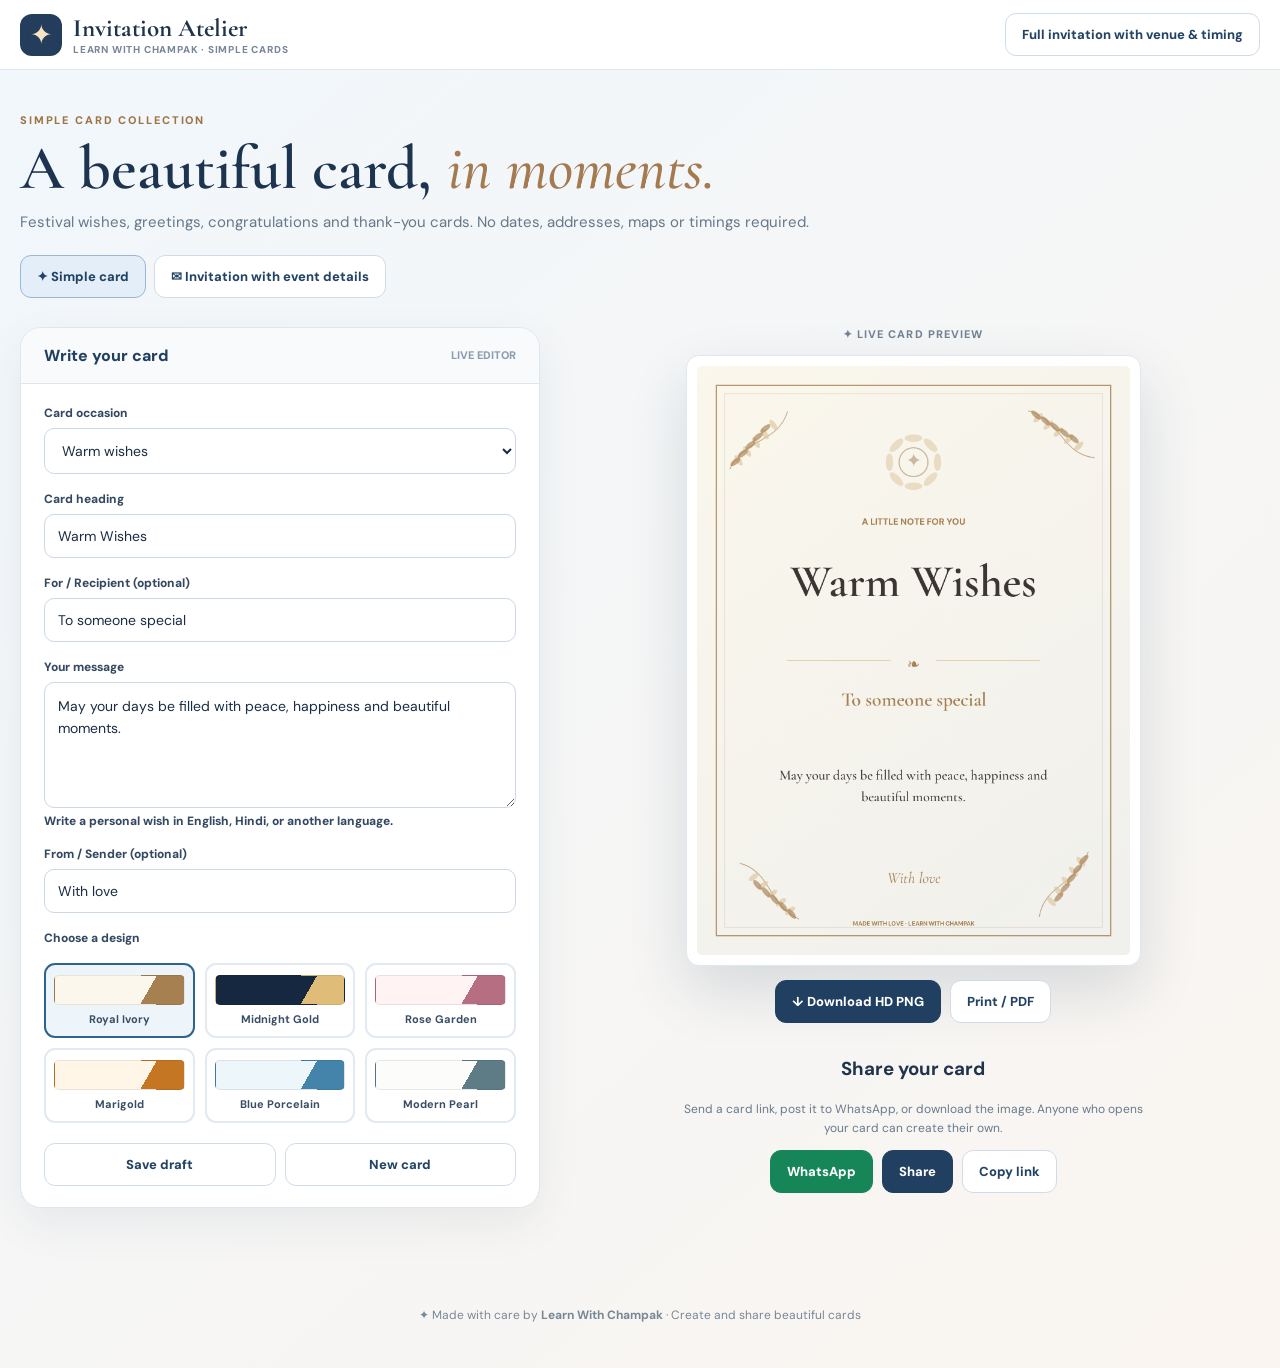
<file: cards/simple.html>
<!doctype html>
<html lang="en">
<head>
<meta charset="UTF-8"><meta name="viewport" content="width=device-width,initial-scale=1">
<meta name="theme-color" content="#162f4b">
<title>Simple Cards | Invitation Atelier · Learn With Champak</title>
<meta name="description" content="Make and share exquisite greeting cards in minutes. No date, time, address or location needed.">
<link rel="preconnect" href="https://fonts.googleapis.com">
<link rel="preconnect" href="https://fonts.gstatic.com" crossorigin>
<link href="https://fonts.googleapis.com/css2?family=Cormorant+Garamond:wght@400;500;600;700&family=DM+Sans:wght@400;500;600;700;800&family=Great+Vibes&family=Noto+Sans+Devanagari:wght@400;600;700&display=swap" rel="stylesheet">
<style>
:root{--navy:#183450;--ink:#20334d;--line:#dfe7ee;--soft:#f7f9fc;--blue:#22476d}
*{box-sizing:border-box}body{margin:0;background:linear-gradient(140deg,#f1f7fc,#faf5f0);color:var(--ink);font-family:"DM Sans",Arial,sans-serif;min-height:100vh}
button,input,textarea,select{font:inherit}button{cursor:pointer}a{color:inherit}
.top{background:#fff;border-bottom:1px solid var(--line);padding:13px max(18px,calc((100vw - 1240px)/2));display:flex;justify-content:space-between;align-items:center;gap:15px;flex-wrap:wrap}
.brand{display:flex;gap:11px;align-items:center;text-decoration:none}.mark{background:#243d5c;color:#f6e4c2;width:42px;height:42px;border-radius:12px;display:grid;place-items:center;font:27px Georgia,serif}.brand b{display:block;font:700 25px "Cormorant Garamond",Georgia,serif}.brand small{display:block;font-size:10px;color:#788797;font-weight:800;letter-spacing:.08em}
.btn{border:1px solid #cfdce7;border-radius:11px;background:#fff;color:#234365;padding:11px 16px;font-size:13px;font-weight:800;text-decoration:none;display:inline-flex;align-items:center;justify-content:center;gap:8px;min-height:43px}
.btn.primary{color:#fff;border-color:#213f61;background:#213f61}.btn.green{color:#fff;border-color:#168659;background:#168659}.btn:hover{filter:brightness(.96)}.btn:focus-visible,input:focus-visible,textarea:focus-visible,select:focus-visible{outline:3px solid #d2a65b;outline-offset:2px}
.wrap{width:calc(100% - 36px);max-width:1240px;margin:0 auto}.lead{padding:38px 0 29px}.eyebrow{font-size:11px;color:#9d7444;letter-spacing:.17em;font-weight:800;text-transform:uppercase}
h1{font:600 clamp(39px,5vw,62px)/1.02 "Cormorant Garamond",Georgia,serif;margin:8px 0;color:#1d3450}h1 em{color:#a47a51;font-weight:500}.lead p{font-size:15px;color:#667889;line-height:1.65;margin:10px 0}
.modeNav{display:flex;flex-wrap:wrap;gap:8px;margin-top:20px}.modeNav .btn.selected{background:#e4eef9;border-color:#9ab8d6}
.workspace{display:grid;grid-template-columns:minmax(310px,520px) minmax(0,1fr);gap:26px;align-items:start;padding-bottom:55px}
.panel{border:1px solid var(--line);border-radius:21px;background:#fff;overflow:hidden;box-shadow:0 16px 45px #1c3a5c12}
.panelTitle{padding:17px 23px;border-bottom:1px solid var(--line);background:#f8fafc;font-weight:800;color:#203f61;display:flex;justify-content:space-between;align-items:center;gap:15px}.panelTitle span{color:#8b9caf;font-size:11px}
.form{padding:21px 23px}.field{display:block;margin:0 0 17px}.field>span{display:block;margin:0 0 7px;font-size:12px;font-weight:800;color:#344961}
.control{width:100%;border:1px solid #ccd9e4;border-radius:10px;padding:12px 13px;min-height:44px;background:#fff;color:#1a2d44;outline-color:#3765a4;font-size:14px}
textarea.control{min-height:126px;resize:vertical;line-height:1.6}.hint{font-size:11px;color:#748599;margin-top:6px;display:block}
.themes{display:grid;grid-template-columns:repeat(3,1fr);gap:10px;margin:5px 0 20px}
.theme{background:#fff;border:2px solid #e3e9f0;border-radius:11px;padding:8px;color:#394e65;font:700 11px "DM Sans",Arial,sans-serif;min-height:75px}.theme.selected{border-color:#2e638f;background:#edf5fb}
.swatch{display:block;width:100%;height:30px;margin-bottom:7px;border-radius:5px;border:1px solid #00000015}
.row{display:flex;flex-wrap:wrap;gap:9px}.row .btn{flex:1}
.preview{position:sticky;top:18px;display:flex;flex-direction:column;align-items:center;gap:14px}.previewLabel{font-size:11px;letter-spacing:.1em;font-weight:800;color:#738395}
.canvasShell{padding:10px;background:#fff;border:1px solid #dfe6ee;border-radius:13px;box-shadow:0 25px 60px #172f4f24;width:min(100%,455px)}
canvas{display:block;width:100%;height:auto;aspect-ratio:720/980;border-radius:5px}.actions{display:flex;justify-content:center;gap:9px;flex-wrap:wrap}
.shareBox{text-align:center;max-width:460px}.shareBox p{font-size:12px;line-height:1.6;color:#687a8c;margin:6px 0 12px}.status{font-size:12px;color:#166b54;min-height:20px;margin-top:9px}
#guest[hidden],#editor[hidden]{display:none!important}.guestIntro{text-align:center;padding:45px 10px 24px}.guestIntro p{color:#687a8c}.guestPreview{display:grid;justify-items:center;gap:18px;padding-bottom:35px}.guestPreview .canvasShell{max-width:460px}
.viral{padding:22px;background:#fff;border:1px solid var(--line);border-radius:15px;text-align:center;max-width:500px;width:100%}.viral p{font-size:13px;color:#718397}.foot{text-align:center;color:#788797;font-size:12px;padding:30px 15px 45px}
@media(max-width:860px){.workspace{grid-template-columns:1fr}.preview{position:static}.form{padding:20px}.panelTitle{padding:17px 20px}.preview{padding-top:14px}}
@media(max-width:520px){.wrap{width:calc(100% - 22px)}.top{padding:12px}.brand b{font-size:22px}.top .btn{padding:8px 10px;font-size:11px}.lead{padding:30px 0 24px}.themes{grid-template-columns:repeat(2,1fr)}.row .btn{min-width:120px}.preview{gap:10px}}
@media print{body{background:white}header,.lead,.panel,.actions,.shareBox,.guestIntro,.viral,.foot,.previewLabel{display:none!important}.workspace{display:block;padding:0}.preview{display:block!important}.canvasShell{border:0;padding:0;box-shadow:none;width:100%;max-width:100%}.canvasShell canvas{width:170mm;margin:auto}#guest:not([hidden]) .guestPreview .canvasShell{display:block!important} @page{size:A4;margin:8mm}}
</style>
</head>
<body>
<header class="top">
<a class="brand" href="./"><span class="mark">✦</span><span><b>Invitation Atelier</b><small>LEARN WITH CHAMPAK · SIMPLE CARDS</small></span></a>
<a href="./" class="btn" aria-label="Open full invitation creator">Full invitation with venue &amp; timing</a>
</header>
<div class="wrap">
<section id="editor">
  <div class="lead">
    <span class="eyebrow">Simple Card Collection</span>
    <h1>A beautiful card, <em>in moments.</em></h1>
    <p>Festival wishes, greetings, congratulations and thank-you cards. No dates, addresses, maps or timings required.</p>
    <div class="modeNav"><span class="btn selected" aria-current="page">✦ Simple card</span><a href="./" class="btn">✉ Invitation with event details</a></div>
  </div>
  <main class="workspace">
    <section class="panel">
      <div class="panelTitle">Write your card <span>LIVE EDITOR</span></div>
      <div class="form">
        <label class="field"><span>Card occasion</span><select id="occasion" class="control">
          <option value="greeting">Warm wishes</option><option value="diwali">Diwali</option><option value="holi">Holi</option><option value="newyear">New Year</option><option value="birthday">Birthday</option><option value="anniversary">Anniversary</option><option value="congrats">Congratulations</option><option value="thanks">Thank you</option><option value="festival">Festival greeting</option><option value="getwell">Get well soon</option><option value="other">Other occasion</option>
        </select></label>
        <label class="field"><span>Card heading</span><input id="title" class="control" maxlength="65" placeholder="Warm Wishes"></label>
        <label class="field"><span>For / Recipient (optional)</span><input id="to" class="control" maxlength="95" placeholder="To someone special"></label>
        <label class="field"><span>Your message</span><textarea id="message" class="control" maxlength="320" rows="4" placeholder="Write something meaningful..."></textarea><span class="hint">Write a personal wish in English, Hindi, or another language.</span></label>
        <label class="field"><span>From / Sender (optional)</span><input id="from" class="control" maxlength="95" placeholder="With love, your family"></label>
        <label class="field"><span>Choose a design</span></label>
        <div class="themes" id="themes" aria-label="Select a card design"></div>
        <div class="row"><button type="button" id="save" class="btn">Save draft</button><button type="button" id="reset" class="btn">New card</button></div>
      </div>
    </section>
    <aside class="preview">
      <span class="previewLabel">✦ LIVE CARD PREVIEW</span>
      <div class="canvasShell"><canvas id="cardCanvas" width="720" height="980" aria-label="Simple greeting card preview"></canvas></div>
      <div class="actions"><button type="button" id="download" class="btn primary">↓ Download HD PNG</button><button type="button" id="print" class="btn">Print / PDF</button></div>
      <div class="shareBox"><h3>Share your card</h3><p>Send a card link, post it to WhatsApp, or download the image. Anyone who opens your card can create their own.</p><div class="actions"><button type="button" id="whatsapp" class="btn green">WhatsApp</button><button type="button" id="share" class="btn primary">Share</button><button type="button" id="copy" class="btn">Copy link</button></div><div class="status" id="status" role="status" aria-live="polite"></div></div>
    </aside>
  </main>
</section>
<section id="guest" hidden>
  <div class="guestIntro"><span class="eyebrow">A SPECIAL CARD FOR YOU</span><h1 id="guestTitle">Warm Wishes</h1><p>Thoughtfully made and shared with you.</p></div>
  <div class="guestPreview">
    <div class="canvasShell"><canvas id="guestCanvas" width="720" height="980" aria-label="Shared greeting card"></canvas></div>
    <div class="actions"><button type="button" id="guestDownload" class="btn primary">↓ Download card</button><button type="button" id="guestShare" class="btn green">Share card</button></div>
    <div class="viral"><b>Love this card?</b><p>Make a thoughtful greeting of your own, completely free.</p><a class="btn primary" href="./simple.html#new">Create your own card</a><a class="btn" href="./">Make an event invitation</a></div>
  </div>
</section>
</div>
<footer class="foot">✦ Made with care by <strong>Learn With Champak</strong> · Create and share beautiful cards</footer>
<script>
(function(){
'use strict';
var $=function(id){return document.getElementById(id);};
var themes=[
{id:'ivory',name:'Royal Ivory',bg:'#fbf7ec',ink:'#3b3533',accent:'#a68050',soft:'#ddc59c'},
{id:'midnight',name:'Midnight Gold',bg:'#16283f',ink:'#f7e9d4',accent:'#dfbd78',soft:'#a68c68'},
{id:'rose',name:'Rose Garden',bg:'#fff3f3',ink:'#603c4e',accent:'#b66e83',soft:'#eab4b8'},
{id:'marigold',name:'Marigold',bg:'#fff6e8',ink:'#663f27',accent:'#c47622',soft:'#ebae50'},
{id:'blue',name:'Blue Porcelain',bg:'#edf6fa',ink:'#26465d',accent:'#4484ab',soft:'#97baca'},
{id:'modern',name:'Modern Pearl',bg:'#fcfcfa',ink:'#253342',accent:'#5e7c85',soft:'#cbd2ce'}
];
var presets={
greeting:['Warm Wishes','To someone special','May your days be filled with peace, happiness and beautiful moments.','With love'],
diwali:['Happy Diwali','To you and your family','May this festival of lights bring prosperity, peace and endless happiness to your home.','With warm wishes'],
holi:['Happy Holi','To you and your loved ones','May your life be filled with bright colours, laughter, friendship and joy.','With love'],
newyear:['Happy New Year','To you and your family','Here is to new beginnings, good health and wonderful memories ahead.','Best wishes'],
birthday:['Happy Birthday','To someone special','Wishing you a beautiful day and a year filled with love, laughter and happiness.','With affection'],
anniversary:['Happy Anniversary','To a wonderful couple','Wishing you many more years of joy, companionship and cherished moments.','With love'],
congrats:['Congratulations!','To you','Your achievement deserves a celebration. Wishing you even more success ahead!','Best wishes'],
thanks:['Thank You','To someone wonderful','Your kindness means more than words can say. Thank you from the heart.','With gratitude'],
festival:['Season’s Greetings','To you and yours','May this beautiful occasion bring happiness, harmony and blessings.','Warm regards'],
getwell:['Get Well Soon','To someone dear','Sending you comfort, strength and heartfelt wishes for brighter days ahead.','Thinking of you'],
other:['Just for You','To someone special','A little card to remind you that you are appreciated.','With love']
};
function tidy(s,n){return String(s==null?'':s).slice(0,n);}
function clean(x){x=x&&typeof x==='object'?x:{};return {occasion:Object.prototype.hasOwnProperty.call(presets,x.occasion)?x.occasion:'greeting',title:tidy(x.title,65),to:tidy(x.to,95),message:tidy(x.message,320),from:tidy(x.from,95),theme:themes.some(function(t){return t.id===x.theme;})?x.theme:'ivory'};}
function defaults(occasion){var p=presets[occasion]||presets.greeting;return clean({occasion:occasion||'greeting',title:p[0],to:p[1],message:p[2],from:p[3],theme:'ivory'});}
var data=defaults('greeting'),guestData=null;
function apply(){['occasion','title','to','message','from'].forEach(function(k){$(k).value=data[k];});buildThemes();draw($('cardCanvas'),data,1);}
function currentTheme(d){return themes.find(function(t){return t.id===d.theme;})||themes[0];}
function buildThemes(){var holder=$('themes');holder.textContent='';themes.forEach(function(t){var b=document.createElement('button');b.type='button';b.className='theme'+(data.theme===t.id?' selected':'');b.dataset.theme=t.id;b.setAttribute('aria-pressed',String(data.theme===t.id));var s=document.createElement('span');s.className='swatch';s.style.background='linear-gradient(120deg,'+t.bg+' 70%,'+t.accent+' 70%)';b.appendChild(s);b.appendChild(document.createTextNode(t.name));holder.appendChild(b);});}
function lineText(c,str,w,max){var parts=String(str||'').replace(/\s+/g,' ').trim().split(' '),rows=[],line='';parts.forEach(function(word){var n=line?line+' '+word:word;if(c.measureText(n).width>w&&line){rows.push(line);line=word;}else{line=n;}});if(line)rows.push(line);if(rows.length>max){rows=rows.slice(0,max);while(rows[max-1].length>1&&c.measureText(rows[max-1]+'…').width>w)rows[max-1]=rows[max-1].slice(0,-1);rows[max-1]+='…';}return rows;}
function fit(c,str,size,min,w){var s=size;while(s>min){c.font='600 '+s+'px "Cormorant Garamond","Noto Sans Devanagari",Georgia,serif';if(c.measureText(str).width<=w)break;s-=2;}return s;}
function centered(c,str,y,font,color,w,max,lh){c.font=font;c.fillStyle=color;c.textAlign='center';c.textBaseline='middle';var lines=lineText(c,str,w,max);lines.forEach(function(x,i){c.fillText(x,360,y+(i-(lines.length-1)/2)*lh);});}
function petal(c,x,y,r,angle,color){c.save();c.translate(x,y);c.rotate(angle);c.fillStyle=color;c.beginPath();c.ellipse(0,0,r*.62,r*1.45,0,0,Math.PI*2);c.fill();c.restore();}
function ornament(c,x,y,t){c.save();c.translate(x,y);c.globalAlpha=.52;c.strokeStyle=t.accent;c.lineWidth=2;c.beginPath();c.arc(0,0,24,0,Math.PI*2);c.stroke();for(var i=0;i<8;i++)petal(c,Math.cos(i*Math.PI/4)*40,Math.sin(i*Math.PI/4)*40,10,i*Math.PI/4,t.soft);c.fillStyle=t.accent;c.font='32px Georgia,serif';c.textAlign='center';c.textBaseline='middle';c.fillText('✦',0,0);c.restore();}
function leaf(c,x,y,a,t){c.save();c.translate(x,y);c.rotate(a);c.strokeStyle=t.accent;c.globalAlpha=.65;c.lineWidth=1.4;c.beginPath();c.moveTo(0,105);c.bezierCurveTo(20,50,75,55,86,0);c.stroke();for(var i=0;i<5;i++){petal(c,13+i*13,89-i*16,7,-.7,t.soft);petal(c,8+i*11,92-i*15,7,.8,t.accent);}c.restore();}
function draw(canvas,d,scale){if(!canvas)return;var t=currentTheme(d),m=scale||1;canvas.width=720*m;canvas.height=980*m;var c=canvas.getContext('2d');if(!c)return;c.setTransform(m,0,0,m,0,0);var g=c.createLinearGradient(0,0,720,980);g.addColorStop(0,t.bg);g.addColorStop(1,t.id==='midnight'?'#203c59':t.id==='rose'?'#ffe6e9':t.id==='marigold'?'#ffedce':'#f0f0ed');c.fillStyle=g;c.fillRect(0,0,720,980);
c.globalAlpha=.8;c.strokeStyle=t.accent;c.lineWidth=2;c.strokeRect(32,32,656,916);c.globalAlpha=.3;c.lineWidth=1;c.strokeRect(46,46,628,888);c.globalAlpha=1;
if(t.id==='modern'){c.fillStyle=t.accent;c.fillRect(32,32,656,8);c.fillRect(32,940,656,8);}else{leaf(c,65,67,.1,t);leaf(c,655,67,1.5,t);leaf(c,65,913,-1.5,t);leaf(c,655,913,3.1,t);}
ornament(c,360,160,t);
var type=(d.occasion==='thanks'?'A NOTE OF GRATITUDE':d.occasion==='congrats'?'CELEBRATING YOUR SUCCESS':d.occasion==='greeting'?'A LITTLE NOTE FOR YOU':d.occasion==='other'?'WITH LOVE & THOUGHT':'A SPECIAL GREETING');
centered(c,type,260,'800 15px "DM Sans",Arial,sans-serif',t.accent,525,1,20);
var title=(d.title||'Warm Wishes').trim();var titleSize=fit(c,title,76,38,525);centered(c,title,363,'600 '+titleSize+'px "Cormorant Garamond","Noto Sans Devanagari",Georgia,serif',t.ink,540,2,titleSize*.91);
c.strokeStyle=t.soft;c.lineWidth=1.4;c.beginPath();c.moveTo(150,490);c.lineTo(322,490);c.moveTo(398,490);c.lineTo(570,490);c.stroke();c.fillStyle=t.accent;c.textAlign='center';c.font='26px Georgia,serif';c.fillText('❧',360,498);
if(d.to.trim())centered(c,d.to,557,'600 32px "Cormorant Garamond","Noto Sans Devanagari",Georgia,serif',t.accent,520,2,33);
centered(c,d.message||'Wishing you joy and happiness.',700,'500 23px "Cormorant Garamond","Noto Sans Devanagari",Georgia,serif',t.ink,512,6,36);
if(d.from.trim())centered(c,d.from,853,'italic 26px "Cormorant Garamond","Noto Sans Devanagari",Georgia,serif',t.accent,515,2,30);
centered(c,'MADE WITH LOVE  ·  LEARN WITH CHAMPAK',928,'700 10px "DM Sans",Arial,sans-serif',t.accent,520,1,12);
}
function update(){['occasion','title','to','message','from'].forEach(function(k){data[k]=$(k).value;});draw($('cardCanvas'),data,1);}
function status(s){$('status').textContent=s||'';}
function fileName(d){return (d.title||'greeting-card').toLowerCase().replace(/[^a-z0-9]+/g,'-').replace(/^-|-$/g,'').slice(0,40)||'greeting-card';}
function download(d){var cv=document.createElement('canvas');draw(cv,d,3);cv.toBlob(function(blob){if(!blob){alert('Image export was blocked. Try another browser.');return;}var url=URL.createObjectURL(blob),a=document.createElement('a');a.href=url;a.download=fileName(d)+'-card.png';document.body.appendChild(a);a.click();a.remove();setTimeout(function(){URL.revokeObjectURL(url);},15000);},'image/png');}
function link(d){return location.origin+location.pathname+'#simple='+encodeURIComponent(JSON.stringify(clean(d)));}
function shareMessage(d){return '✦ '+(d.title||'A greeting')+'\n'+(d.to||'')+'\n'+(d.message||'')+'\n'+(d.from||'')+'\n\nView this card:\n'+link(d);}
function whatsapp(d){window.open('https://wa.me/?text='+encodeURIComponent(shareMessage(d)),'_blank','noopener,noreferrer');}
async function copy(s){if(navigator.clipboard&&window.isSecureContext){await navigator.clipboard.writeText(s);return;}var t=document.createElement('textarea');t.value=s;t.style.position='fixed';t.style.opacity='0';document.body.appendChild(t);t.select();var ok=document.execCommand('copy');t.remove();if(!ok)throw new Error('Clipboard unavailable');}
function share(d){if(navigator.share){navigator.share({title:d.title||'A card for you',text:'I made a special card for you.',url:link(d)}).catch(function(e){if(e.name!=='AbortError')status('You can use WhatsApp or Copy link.');});}else copy(link(d)).then(function(){status('Card link copied.');}).catch(function(){status('Use the WhatsApp button to share.');});}
function viewHash(){if(location.hash.startsWith('#simple=')){try{var raw=location.hash.slice(8);if(raw.length>7000)throw new Error('Too long');var d=clean(JSON.parse(decodeURIComponent(raw)));guestData=d;$('editor').hidden=true;$('guest').hidden=false;$('guestTitle').textContent=d.title||'A greeting for you';draw($('guestCanvas'),d,1);document.title=(d.title||'A Greeting')+' | Learn With Champak';window.scrollTo(0,0);return;}catch(e){status('This card link could not be opened. Create a new one.');}}
$('editor').hidden=false;$('guest').hidden=true;document.title='Simple Cards | Invitation Atelier · Learn With Champak';}
['title','to','message','from'].forEach(function(id){$(id).addEventListener('input',update);});
$('occasion').addEventListener('change',function(){var p=presets[this.value]||presets.greeting;data.occasion=this.value;data.title=p[0];data.to=p[1];data.message=p[2];data.from=p[3];apply();});
$('themes').addEventListener('click',function(e){var b=e.target.closest('[data-theme]');if(!b)return;data.theme=b.dataset.theme;buildThemes();draw($('cardCanvas'),data,1);});
$('save').addEventListener('click',function(){try{localStorage.setItem('lwc-simple-card-v1',JSON.stringify(data));status('Saved in this browser.');}catch(e){status('Local draft storage is unavailable.');}});
$('reset').addEventListener('click',function(){if(confirm('Start a new card? Unsaved changes will be lost.')){data=defaults('greeting');apply();status('New card ready.');}});
$('download').addEventListener('click',function(){download(data);status('Preparing your high-resolution image.');});
$('guestDownload').addEventListener('click',function(){if(guestData)download(guestData);});
$('print').addEventListener('click',function(){window.print();});
$('copy').addEventListener('click',function(){copy(link(data)).then(function(){status('Card link copied.');}).catch(function(){status('Could not copy. Use WhatsApp.');});});
$('whatsapp').addEventListener('click',function(){whatsapp(data);});
$('share').addEventListener('click',function(){share(data);});
$('guestShare').addEventListener('click',function(){if(guestData)share(guestData);});
window.addEventListener('hashchange',viewHash);
try{var saved=localStorage.getItem('lwc-simple-card-v1');if(saved)data=clean(JSON.parse(saved));}catch(e){}
apply();viewHash();if(document.fonts&&document.fonts.ready){document.fonts.ready.then(function(){draw($('cardCanvas'),data,1);if(guestData)draw($('guestCanvas'),guestData,1);}).catch(function(){});}
})();
</script>
</body></html>
</file>
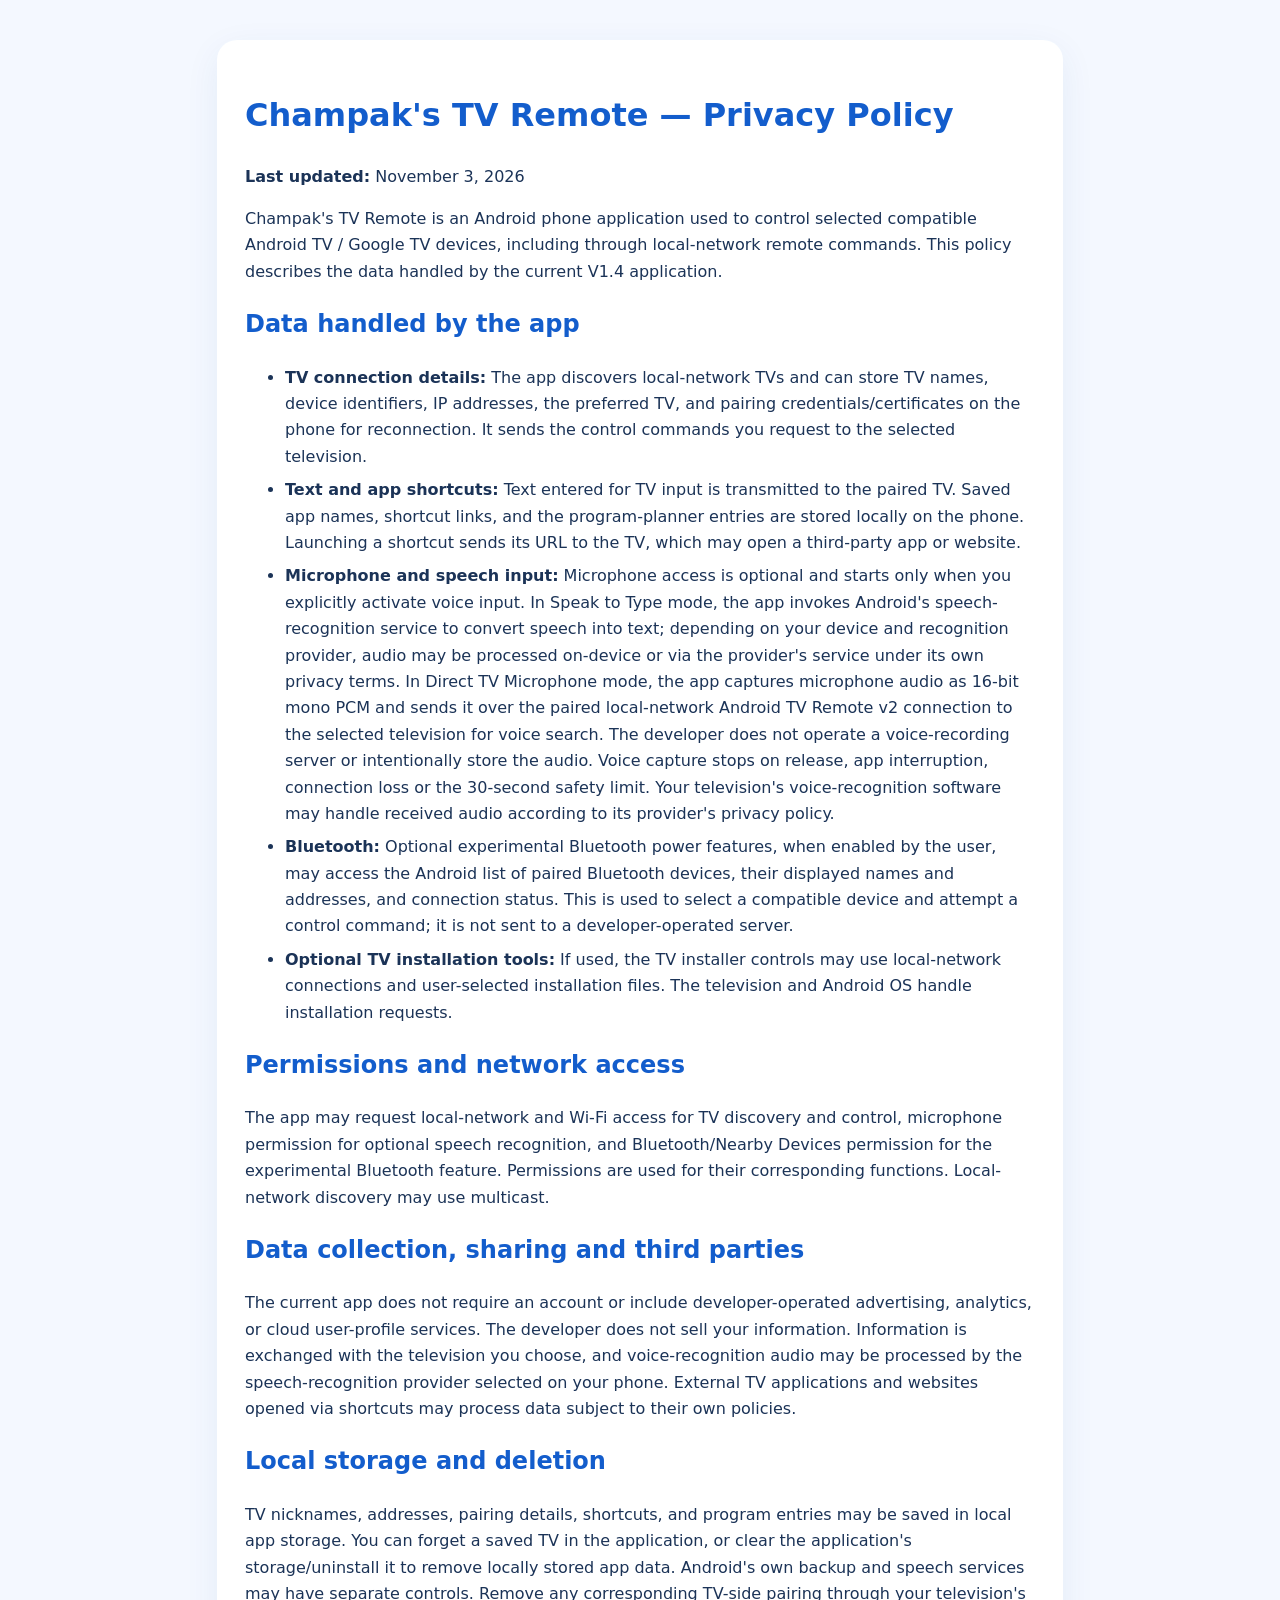
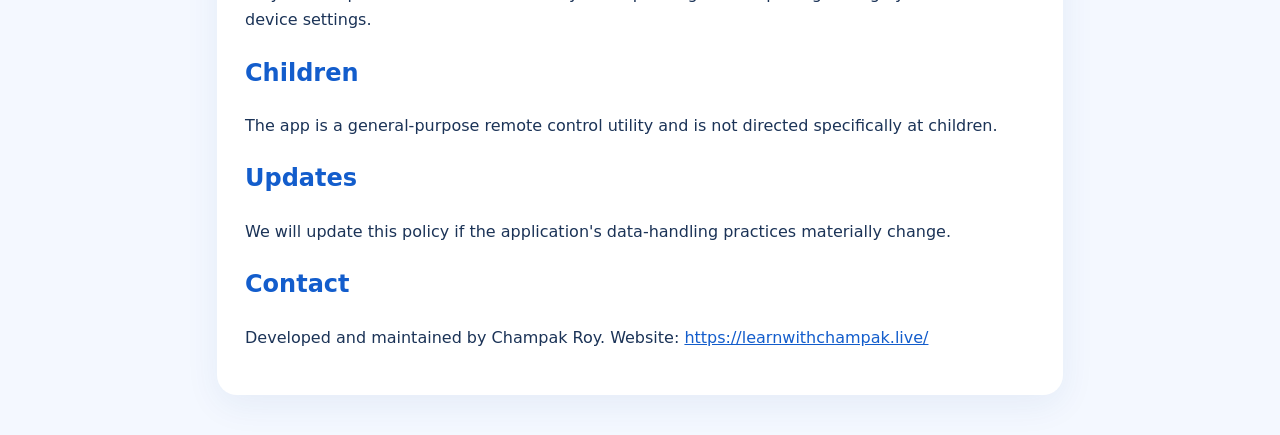
<file: tv/champaks-tv-remote-privacy.html>
<!doctype html>
<html lang="en">
<head>
<meta charset="utf-8"><meta name="viewport" content="width=device-width,initial-scale=1">
<title>Champak's TV Remote — Privacy Policy</title>
<style>body{font-family:system-ui,Arial,sans-serif;background:#f4f8ff;color:#1b3357;margin:0;line-height:1.65}main{max-width:790px;margin:40px auto;padding:28px;background:white;border-radius:20px;box-shadow:0 10px 35px #16498f12}h1,h2{color:#135dcc}a{color:#135dcc}li{margin:7px 0}</style>
</head>
<body><main>
<h1>Champak's TV Remote — Privacy Policy</h1>
<p><strong>Last updated:</strong> November 3, 2026</p>
<p>Champak's TV Remote is an Android phone application used to control selected compatible Android TV / Google TV devices, including through local-network remote commands. This policy describes the data handled by the current V1.4 application.</p>
<h2>Data handled by the app</h2>
<ul>
<li><strong>TV connection details:</strong> The app discovers local-network TVs and can store TV names, device identifiers, IP addresses, the preferred TV, and pairing credentials/certificates on the phone for reconnection. It sends the control commands you request to the selected television.</li>
<li><strong>Text and app shortcuts:</strong> Text entered for TV input is transmitted to the paired TV. Saved app names, shortcut links, and the program-planner entries are stored locally on the phone. Launching a shortcut sends its URL to the TV, which may open a third-party app or website.</li>
<li><strong>Microphone and speech input:</strong> Microphone access is optional and starts only when you explicitly activate voice input. In Speak to Type mode, the app invokes Android's speech-recognition service to convert speech into text; depending on your device and recognition provider, audio may be processed on-device or via the provider's service under its own privacy terms. In Direct TV Microphone mode, the app captures microphone audio as 16-bit mono PCM and sends it over the paired local-network Android TV Remote v2 connection to the selected television for voice search. The developer does not operate a voice-recording server or intentionally store the audio. Voice capture stops on release, app interruption, connection loss or the 30-second safety limit. Your television's voice-recognition software may handle received audio according to its provider's privacy policy.</li>
<li><strong>Bluetooth:</strong> Optional experimental Bluetooth power features, when enabled by the user, may access the Android list of paired Bluetooth devices, their displayed names and addresses, and connection status. This is used to select a compatible device and attempt a control command; it is not sent to a developer-operated server.</li>
<li><strong>Optional TV installation tools:</strong> If used, the TV installer controls may use local-network connections and user-selected installation files. The television and Android OS handle installation requests.</li>
</ul>
<h2>Permissions and network access</h2>
<p>The app may request local-network and Wi-Fi access for TV discovery and control, microphone permission for optional speech recognition, and Bluetooth/Nearby Devices permission for the experimental Bluetooth feature. Permissions are used for their corresponding functions. Local-network discovery may use multicast.</p>
<h2>Data collection, sharing and third parties</h2>
<p>The current app does not require an account or include developer-operated advertising, analytics, or cloud user-profile services. The developer does not sell your information. Information is exchanged with the television you choose, and voice-recognition audio may be processed by the speech-recognition provider selected on your phone. External TV applications and websites opened via shortcuts may process data subject to their own policies.</p>
<h2>Local storage and deletion</h2>
<p>TV nicknames, addresses, pairing details, shortcuts, and program entries may be saved in local app storage. You can forget a saved TV in the application, or clear the application's storage/uninstall it to remove locally stored app data. Android's own backup and speech services may have separate controls. Remove any corresponding TV-side pairing through your television's device settings.</p>
<h2>Children</h2>
<p>The app is a general-purpose remote control utility and is not directed specifically at children.</p>
<h2>Updates</h2>
<p>We will update this policy if the application's data-handling practices materially change.</p>
<h2>Contact</h2>
<p>Developed and maintained by Champak Roy. Website: <a href="https://learnwithchampak.live/">https://learnwithchampak.live/</a></p>
</main></body></html>
</file>
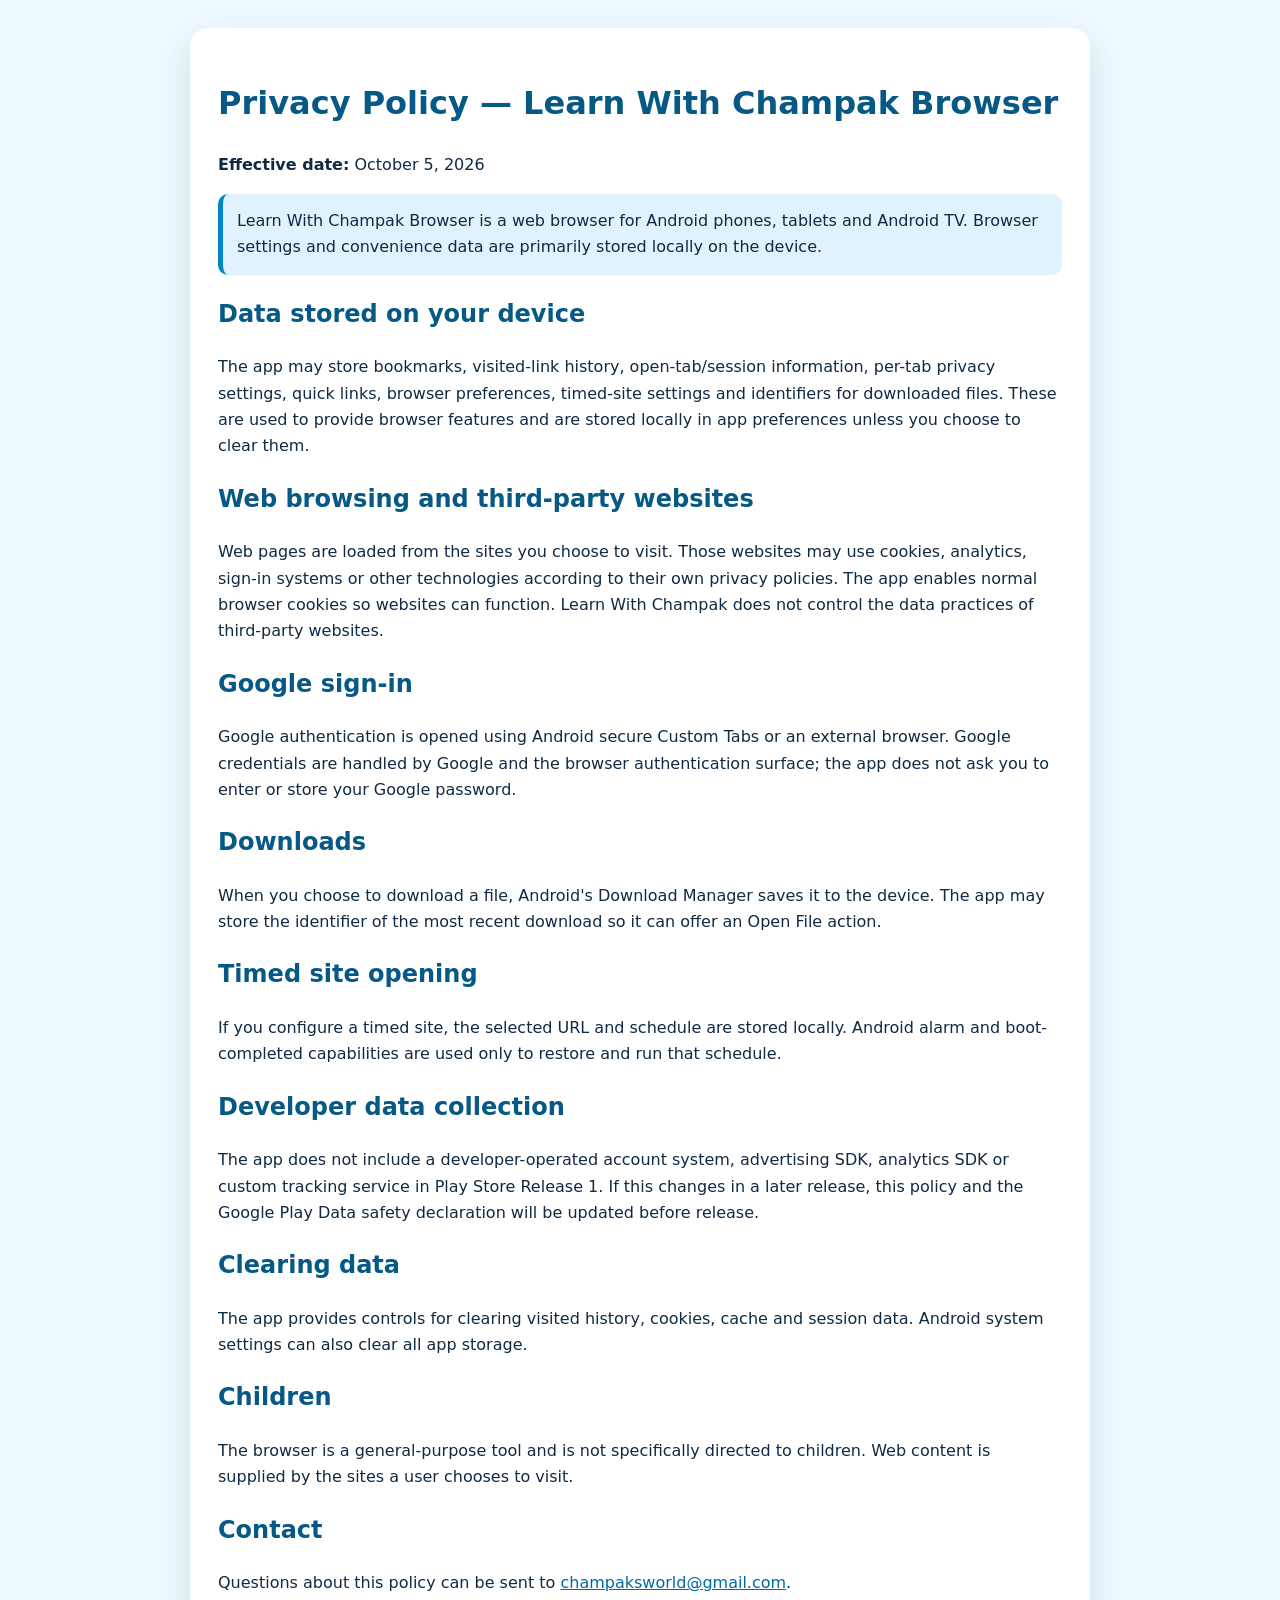
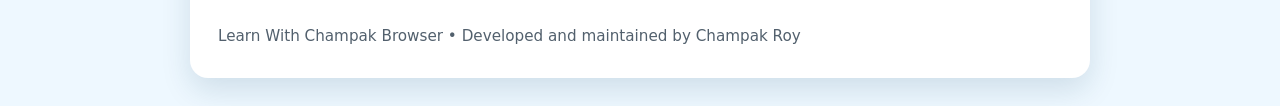
<file: tv/privacy-policy.html>
<!doctype html>
<html lang="en">
<head>
  <meta charset="utf-8">
  <meta name="viewport" content="width=device-width,initial-scale=1">
  <title>Learn With Champak Browser - Privacy Policy</title>
  <meta name="description" content="Privacy policy for Learn With Champak Browser on Android and Android TV.">
  <meta property="og:title" content="Learn With Champak Browser - Privacy Policy">
  <meta property="og:description" content="How Learn With Champak Browser handles local browser data and third-party websites.">
  <meta property="og:image" content="https://programmer-s-picnic.github.io/json-images/tv/champak-photo.png">
  <style>
    body{font-family:system-ui,-apple-system,Segoe UI,sans-serif;max-width:900px;margin:auto;padding:28px;background:#eef8ff;color:#102a43;line-height:1.65}
    main{background:white;border-radius:18px;padding:28px;box-shadow:0 12px 30px #0b395d22}
    h1,h2{color:#075985} .note{background:#e0f2fe;border-left:5px solid #0284c7;padding:14px;border-radius:10px}
    a{color:#0369a1} footer{margin-top:28px;color:#52606d;font-size:.95rem}
  </style>
</head>
<body>
<main>
  <h1>Privacy Policy — Learn With Champak Browser</h1>
  <p><strong>Effective date:</strong> October 5, 2026</p>
  <p class="note">Learn With Champak Browser is a web browser for Android phones, tablets and Android TV. Browser settings and convenience data are primarily stored locally on the device.</p>

  <h2>Data stored on your device</h2>
  <p>The app may store bookmarks, visited-link history, open-tab/session information, per-tab privacy settings, quick links, browser preferences, timed-site settings and identifiers for downloaded files. These are used to provide browser features and are stored locally in app preferences unless you choose to clear them.</p>

  <h2>Web browsing and third-party websites</h2>
  <p>Web pages are loaded from the sites you choose to visit. Those websites may use cookies, analytics, sign-in systems or other technologies according to their own privacy policies. The app enables normal browser cookies so websites can function. Learn With Champak does not control the data practices of third-party websites.</p>

  <h2>Google sign-in</h2>
  <p>Google authentication is opened using Android secure Custom Tabs or an external browser. Google credentials are handled by Google and the browser authentication surface; the app does not ask you to enter or store your Google password.</p>

  <h2>Downloads</h2>
  <p>When you choose to download a file, Android's Download Manager saves it to the device. The app may store the identifier of the most recent download so it can offer an Open File action.</p>

  <h2>Timed site opening</h2>
  <p>If you configure a timed site, the selected URL and schedule are stored locally. Android alarm and boot-completed capabilities are used only to restore and run that schedule.</p>

  <h2>Developer data collection</h2>
  <p>The app does not include a developer-operated account system, advertising SDK, analytics SDK or custom tracking service in Play Store Release 1. If this changes in a later release, this policy and the Google Play Data safety declaration will be updated before release.</p>

  <h2>Clearing data</h2>
  <p>The app provides controls for clearing visited history, cookies, cache and session data. Android system settings can also clear all app storage.</p>

  <h2>Children</h2>
  <p>The browser is a general-purpose tool and is not specifically directed to children. Web content is supplied by the sites a user chooses to visit.</p>

  <h2>Contact</h2>
  <p>Questions about this policy can be sent to <a href="mailto:champaksworld@gmail.com">champaksworld@gmail.com</a>.</p>

  <footer>Learn With Champak Browser • Developed and maintained by Champak Roy</footer>
</main>
<script>
  document.documentElement.dataset.loaded = "true";
</script>
</body>
</html>
</file>
